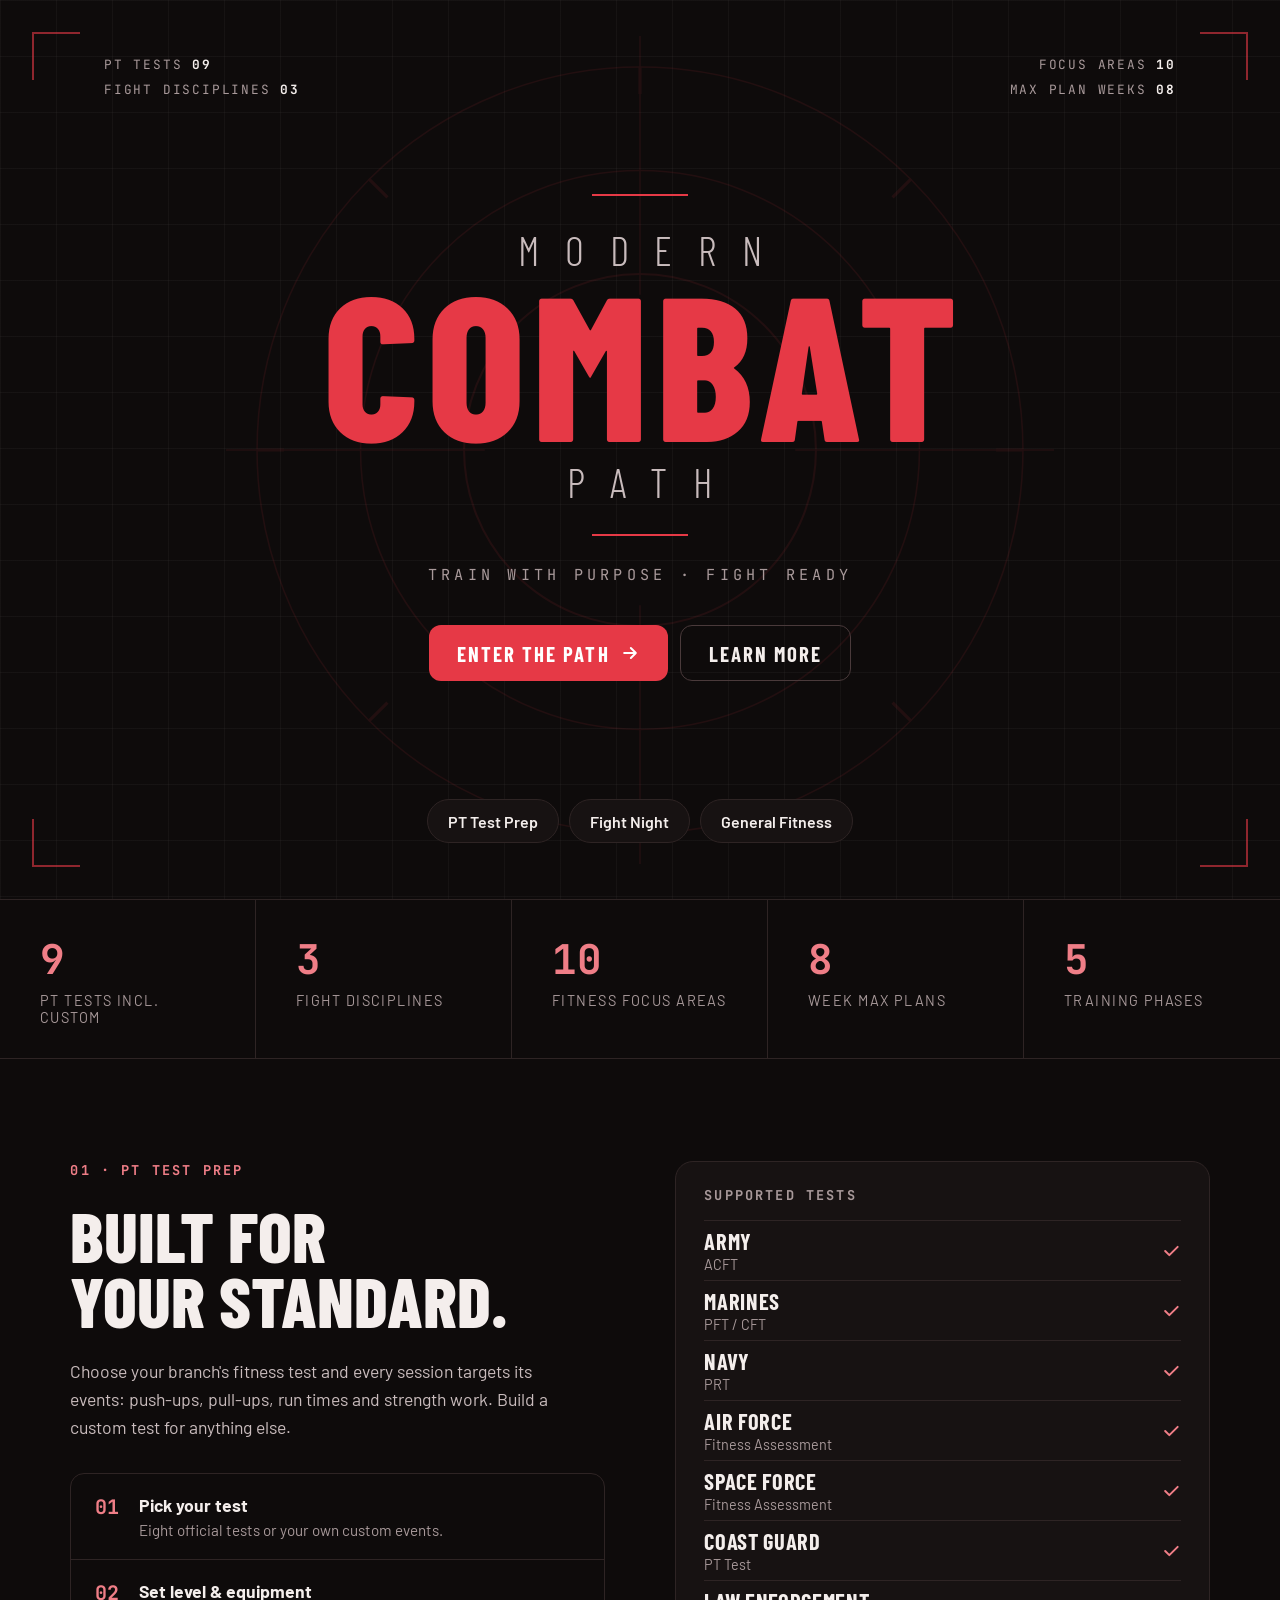
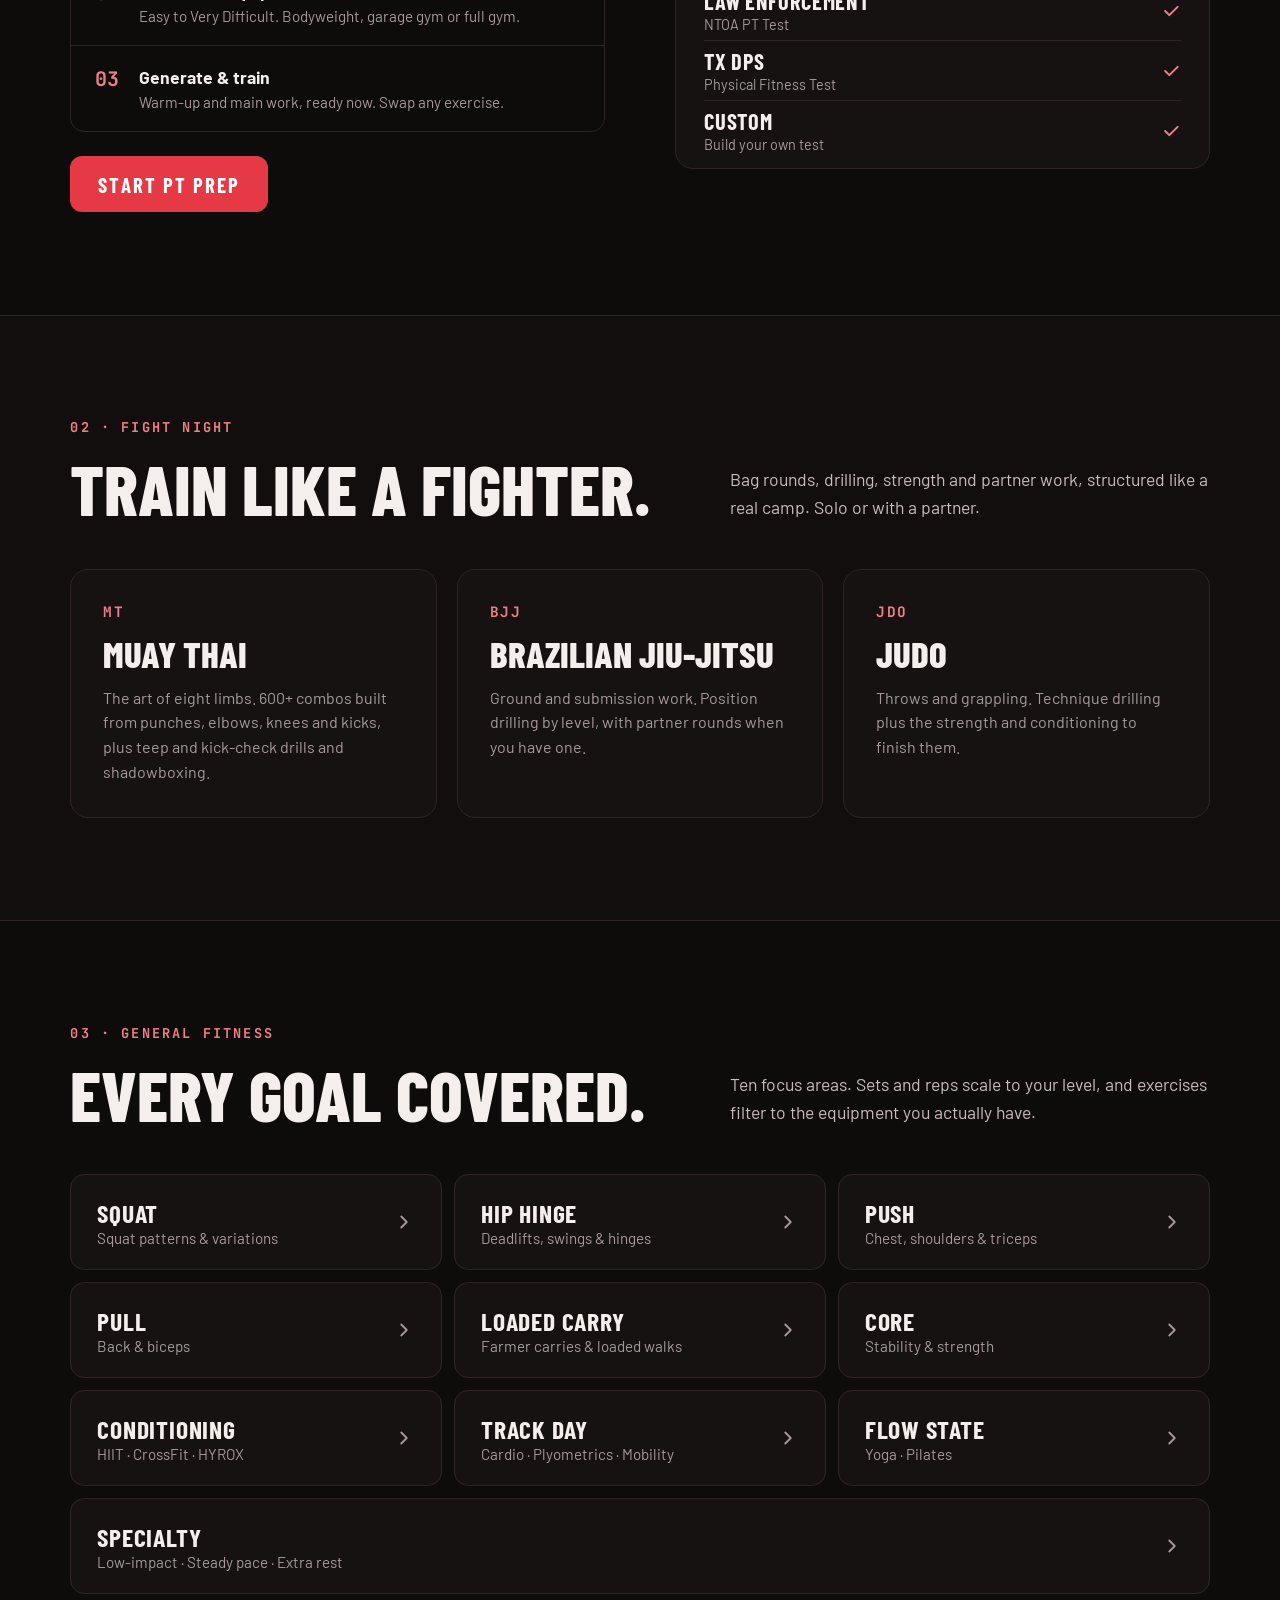
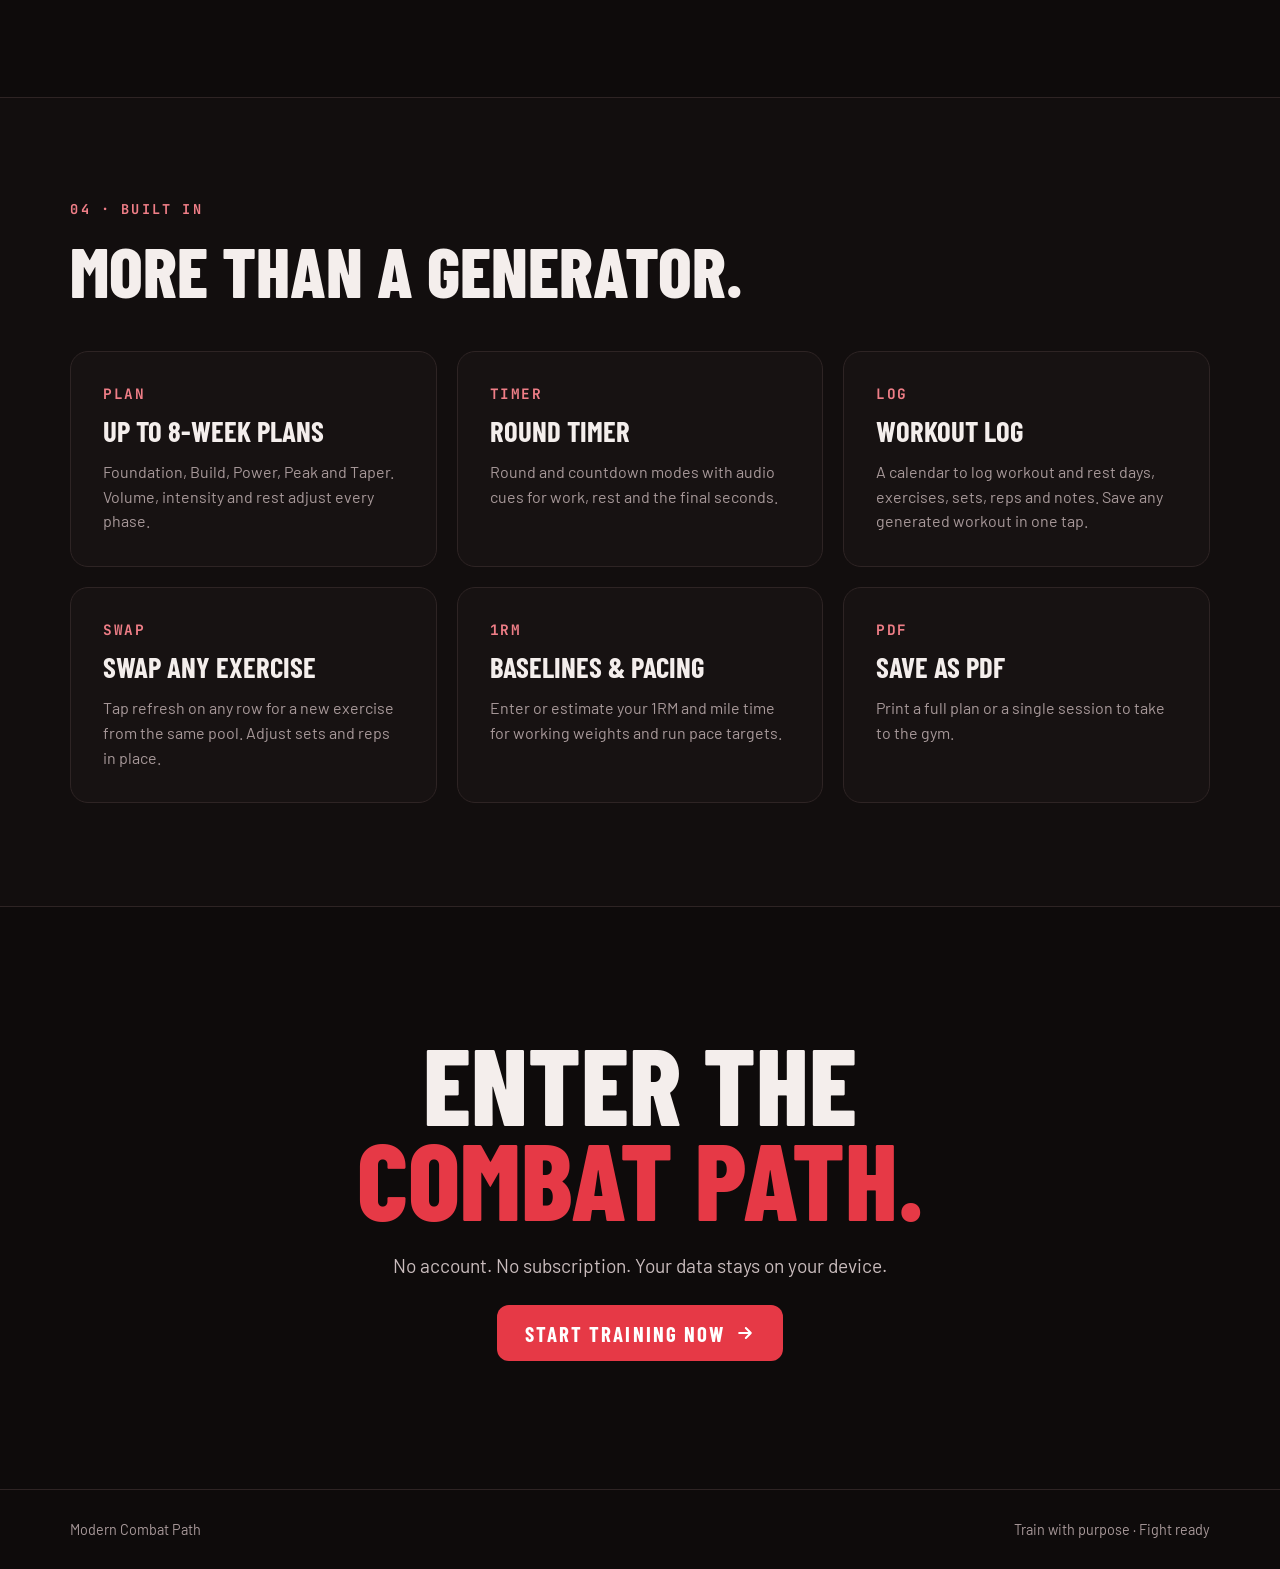
<file: index.html>
<!DOCTYPE html>
<html lang="en">
<head>
  <meta charset="UTF-8"/>
  <meta name="viewport" content="width=device-width, initial-scale=1.0, viewport-fit=cover"/>
  <meta name="theme-color" content="#0E0B0B"/>
  <title>Modern Combat Path — Train with Purpose</title>
  <meta name="description" content="Free workout generator for PT test prep, fight training and general fitness. Single sessions or up-to-8-week plans. No account, no subscription."/>
  <link rel="preconnect" href="https://fonts.googleapis.com"/>
  <link rel="preconnect" href="https://fonts.gstatic.com" crossorigin/>
  <link rel="stylesheet" href="https://fonts.googleapis.com/css2?family=Barlow+Condensed:wght@300;600;700;800&family=Barlow:wght@400;500;600;700&family=JetBrains+Mono:wght@500;700&display=swap"/>
  <style>
    *, *::before, *::after { box-sizing: border-box; margin: 0; padding: 0; }

    :root {
      --bg: #0E0B0B;
      --surface: #171212;
      --surface2: #221A1A;
      --band: #120E0E;
      --border: #2E2424;
      --border2: #4A3A3B;
      --accent: #E63946;
      --accent-text: #EF7E87;
      --on-accent: #FFFFFF;
      --text: #F4EEEC;
      --muted: #A8999A;
      --muted2: #C9BCBD;
      --display: 'Barlow Condensed', 'Arial Narrow', sans-serif;
      --body: 'Barlow', 'Segoe UI', system-ui, sans-serif;
      --mono: 'JetBrains Mono', 'Courier New', monospace;
      --pad: clamp(20px, 5.5vw, 80px);
    }

    html { scroll-behavior: smooth; }
    body { background: var(--bg); color: var(--text); font-family: var(--body); overflow-x: hidden; }
    a { color: inherit; text-decoration: none; }
    :focus-visible { outline: 2px solid var(--accent-text); outline-offset: 3px; }

    .grid-bg {
      background-image:
        linear-gradient(rgba(244,238,236,0.035) 1px, transparent 1px),
        linear-gradient(90deg, rgba(244,238,236,0.035) 1px, transparent 1px);
      background-size: 56px 56px;
    }

    .eyebrow {
      font-family: var(--mono); font-size: 0.85rem; font-weight: 700;
      letter-spacing: 0.16em; text-transform: uppercase; color: var(--accent-text);
    }

    .btn {
      min-height: 56px; padding: 0 28px; border-radius: 12px;
      display: inline-flex; align-items: center; justify-content: center; gap: 10px;
      font-family: var(--display); font-weight: 700; font-size: 1.3rem;
      letter-spacing: 0.1em; text-transform: uppercase;
      transition: filter 0.15s, border-color 0.15s, transform 0.15s;
    }
    .btn svg { width: 20px; height: 20px; }
    .btn-primary { background: var(--accent); color: var(--on-accent); }
    .btn-primary:hover { filter: brightness(1.08); transform: translateY(-1px); }
    .btn-ghost { border: 1px solid var(--border2); }
    .btn-ghost:hover { border-color: var(--accent); }

    /* ─── STICKY NAV (appears after the title screen) ─── */
    .sticky-nav {
      position: fixed; top: 0; left: 0; right: 0; z-index: 100;
      height: 68px; padding: 0 var(--pad);
      background: rgba(14,11,11,0.92); backdrop-filter: blur(10px);
      border-bottom: 1px solid var(--border);
      display: flex; align-items: center; justify-content: space-between; gap: 16px;
      opacity: 0; pointer-events: none; transform: translateY(-8px);
      transition: opacity 0.3s, transform 0.3s;
    }
    .sticky-nav.visible { opacity: 1; pointer-events: auto; transform: none; }
    .nav-logo { font-family: var(--display); font-weight: 800; font-size: 1.5rem; letter-spacing: 0.06em; text-transform: uppercase; white-space: nowrap; }
    .nav-logo span { color: var(--accent-text); }
    .nav-links { display: flex; align-items: center; gap: 28px; font-weight: 500; }
    .nav-links a:not(.btn) { color: var(--muted2); }
    .nav-links a:not(.btn):hover { color: var(--text); }
    .nav-links .btn { min-height: 44px; padding: 0 20px; font-size: 1.1rem; }
    @media (max-width: 900px) { .nav-links a:not(.btn) { display: none; } }

    /* ─── TITLE SCREEN ─── */
    .title-screen {
      position: relative; min-height: 100vh; min-height: 100svh; overflow: hidden;
      display: flex; flex-direction: column; align-items: center; justify-content: center;
      padding: 96px var(--pad) 120px;
      border-bottom: 1px solid var(--border);
    }
    .reticle {
      position: absolute; top: 50%; left: 50%;
      width: min(92vw, 92vh); height: min(92vw, 92vh);
      margin: calc(min(92vw, 92vh) / -2) 0 0 calc(min(92vw, 92vh) / -2);
      color: var(--accent); opacity: 0.09; pointer-events: none;
      animation: spin 90s linear infinite;
    }
    @keyframes spin { to { transform: rotate(360deg); } }

    .corner { position: absolute; width: 48px; height: 48px; border: 0 solid var(--accent); opacity: 0.6; pointer-events: none; }
    .corner-tl { top: 32px; left: 32px; border-width: 2px 0 0 2px; }
    .corner-tr { top: 32px; right: 32px; border-width: 2px 2px 0 0; }
    .corner-bl { bottom: 32px; left: 32px; border-width: 0 0 2px 2px; }
    .corner-br { bottom: 32px; right: 32px; border-width: 0 2px 2px 0; }

    .hud { position: absolute; top: 56px; display: flex; flex-direction: column; gap: 8px; font-family: var(--mono); font-size: 0.8rem; letter-spacing: 0.14em; text-transform: uppercase; color: var(--muted); }
    .hud b { color: var(--text); font-weight: 700; }
    .hud-l { left: 104px; }
    .hud-r { right: 104px; align-items: flex-end; }
    @media (max-width: 900px) { .hud { display: none; } }

    .title-content { position: relative; display: flex; flex-direction: column; align-items: center; text-align: center; animation: rise 1.1s ease 0.15s both; }
    @keyframes rise { from { opacity: 0; transform: translateY(16px); } to { opacity: 1; transform: none; } }
    .rule { width: 96px; height: 2px; background: var(--accent); }
    .word-thin {
      font-family: var(--display); font-weight: 300; font-size: clamp(1.5rem, 3.4vw, 2.6rem);
      letter-spacing: 0.62em; margin-right: -0.62em; text-transform: uppercase; color: var(--muted2);
    }
    .word-combat {
      font-family: var(--display); font-weight: 800; font-size: clamp(5.5rem, 16vw, 14.5rem);
      line-height: 0.84; letter-spacing: 0.04em; margin-right: -0.04em; text-transform: uppercase; color: var(--accent);
    }
    .title-content .rule:first-child { margin-bottom: 28px; }
    .word-path { margin-top: 10px; }
    .title-content .rule.bottom { margin-top: 28px; }
    .catchphrase { font-family: var(--mono); font-size: clamp(0.72rem, 1.2vw, 0.95rem); letter-spacing: 0.28em; text-transform: uppercase; color: var(--muted); margin-top: 28px; }
    .title-actions { display: flex; flex-wrap: wrap; justify-content: center; gap: 12px; margin-top: 40px; }

    .path-pills { position: absolute; left: 0; right: 0; bottom: 56px; display: flex; justify-content: center; flex-wrap: wrap; gap: 10px; padding: 0 20px; }
    .pill { min-height: 44px; padding: 0 20px; border-radius: 999px; border: 1px solid var(--border); background: var(--surface); display: flex; align-items: center; font-weight: 600; transition: border-color 0.15s; }
    .pill:hover { border-color: var(--accent); }

    @media (max-width: 600px) {
      .corner { width: 32px; height: 32px; }
      .corner-tl, .corner-tr { top: 20px; } .corner-bl, .corner-br { bottom: 20px; }
      .corner-tl, .corner-bl { left: 20px; } .corner-tr, .corner-br { right: 20px; }
      .title-screen { padding-bottom: 48px; }
      .path-pills { display: none; }
      .title-actions { width: 100%; flex-direction: column; }
      .title-actions .btn { width: 100%; }
      .rule { width: 64px; }
    }

    @media (prefers-reduced-motion: reduce) {
      .reticle, .title-content { animation: none; }
      html { scroll-behavior: auto; }
    }

    /* ─── STATS STRIP ─── */
    .stats { display: grid; grid-template-columns: repeat(5, minmax(0, 1fr)); border-bottom: 1px solid var(--border); }
    .stat { padding: 32px 40px; border-right: 1px solid var(--border); display: flex; flex-direction: column; gap: 6px; }
    .stat:last-child { border-right: none; }
    .stat strong { font-family: var(--mono); font-weight: 700; font-size: clamp(2rem, 3.2vw, 2.8rem); color: var(--accent-text); }
    .stat span { font-size: 0.9rem; color: var(--muted); text-transform: uppercase; letter-spacing: 0.1em; }
    @media (max-width: 900px) {
      .stats { grid-template-columns: repeat(2, minmax(0, 1fr)); }
      .stat { padding: 22px 20px; border-bottom: 1px solid var(--border); }
      .stat:nth-child(2n) { border-right: none; }
      .stat:last-child { grid-column: 1 / -1; border-bottom: none; }
    }

    /* ─── SECTIONS ─── */
    section.block { padding: clamp(64px, 8vw, 112px) var(--pad); scroll-margin-top: 68px; }
    section.band { background: var(--band); border-top: 1px solid var(--border); border-bottom: 1px solid var(--border); }
    .section-head { display: flex; justify-content: space-between; align-items: flex-end; gap: 40px; margin-bottom: 48px; flex-wrap: wrap; }
    .section-head > div { display: flex; flex-direction: column; gap: 20px; }
    h2.big { font-family: var(--display); font-weight: 800; font-size: clamp(2.8rem, 5.5vw, 4.5rem); line-height: 0.92; text-transform: uppercase; }
    .lede { font-size: 1.1rem; line-height: 1.6; color: var(--muted2); max-width: 480px; }

    .two-col { display: grid; grid-template-columns: repeat(2, minmax(0, 1fr)); gap: clamp(40px, 5.5vw, 80px); }
    @media (max-width: 900px) { .two-col { grid-template-columns: 1fr; } }
    .two-col > div:first-child { display: flex; flex-direction: column; gap: 24px; }

    .steps { list-style: none; border: 1px solid var(--border); border-radius: 14px; margin-top: 8px; }
    .steps li { display: flex; gap: 20px; padding: 20px 24px; border-bottom: 1px solid var(--border); }
    .steps li:last-child { border-bottom: none; }
    .steps .num { font-family: var(--mono); font-weight: 700; font-size: 1.25rem; color: var(--accent-text); }
    .steps strong { display: block; font-size: 1.1rem; margin-bottom: 4px; }
    .steps span { font-size: 0.95rem; color: var(--muted); }

    .test-list { background: var(--surface); border: 1px solid var(--border); border-radius: 18px; padding: 8px 28px; align-self: start; }
    .test-list .eyebrow { color: var(--muted); display: block; padding: 16px 0; }
    .test-row { display: flex; align-items: center; justify-content: space-between; min-height: 60px; border-top: 1px solid var(--border); }
    .test-row strong { font-family: var(--display); font-weight: 700; font-size: 1.4rem; text-transform: uppercase; letter-spacing: 0.03em; display: block; }
    .test-row span { font-size: 0.9rem; color: var(--muted); }
    .test-row svg { width: 20px; height: 20px; color: var(--accent-text); flex-shrink: 0; }

    .cards { display: grid; grid-template-columns: repeat(3, minmax(0, 1fr)); gap: 20px; }
    @media (max-width: 900px) { .cards { grid-template-columns: 1fr; } }
    .card { background: var(--surface); border: 1px solid var(--border); border-radius: 18px; padding: 32px; display: flex; flex-direction: column; gap: 14px; transition: border-color 0.2s; }
    a.card:hover { border-color: var(--accent); }
    .card .tag { font-family: var(--mono); font-weight: 700; font-size: 0.9rem; letter-spacing: 0.1em; color: var(--accent-text); }
    .card h3 { font-family: var(--display); font-weight: 800; font-size: 2.3rem; text-transform: uppercase; line-height: 1; }
    .card.small h3 { font-size: 1.8rem; font-weight: 700; }
    .card p { font-size: 1rem; line-height: 1.55; color: var(--muted); }

    .focus-grid { display: grid; grid-template-columns: repeat(3, minmax(0, 1fr)); gap: 12px; }
    @media (max-width: 900px) { .focus-grid { grid-template-columns: 1fr; } }
    .focus { display: flex; align-items: center; justify-content: space-between; gap: 12px; padding: 22px 26px; background: var(--surface); border: 1px solid var(--border); border-radius: 14px; transition: border-color 0.2s; }
    .focus:hover { border-color: var(--accent); }
    .focus-wide { grid-column: 1 / -1; }
    .focus strong { font-family: var(--display); font-weight: 700; font-size: 1.6rem; text-transform: uppercase; letter-spacing: 0.03em; display: block; }
    .focus span { font-size: 0.95rem; color: var(--muted); }
    .focus svg { width: 22px; height: 22px; color: var(--muted); flex-shrink: 0; }

    /* ─── CTA + FOOTER ─── */
    .cta { padding: clamp(80px, 10vw, 140px) var(--pad); display: flex; flex-direction: column; align-items: center; gap: 28px; text-align: center; }
    .cta h2 { font-family: var(--display); font-weight: 800; font-size: clamp(3.5rem, 8.5vw, 7.5rem); line-height: 0.88; text-transform: uppercase; }
    .cta h2 span { color: var(--accent); }
    .cta p { font-size: 1.2rem; color: var(--muted2); }

    footer { min-height: 80px; padding: 20px var(--pad); border-top: 1px solid var(--border); display: flex; align-items: center; justify-content: space-between; flex-wrap: wrap; gap: 8px; font-size: 0.9rem; color: var(--muted); }
  </style>
</head>
<body>

<!-- Sticky nav (appears after the title screen) -->
<nav class="sticky-nav" id="stickyNav" aria-label="Main">
  <a class="nav-logo" href="#top">Modern Combat <span>Path</span></a>
  <div class="nav-links">
    <a href="#pt">PT Test Prep</a>
    <a href="#fight">Fight Night</a>
    <a href="#general">General Fitness</a>
    <a href="#features">Features</a>
    <a class="btn btn-primary" href="app.html">Enter the app</a>
  </div>
</nav>

<!-- ─── TITLE SCREEN ─── -->
<header class="title-screen grid-bg" id="top">
  <svg class="reticle" viewBox="0 0 800 800" fill="none" stroke="currentColor" aria-hidden="true">
    <circle cx="400" cy="400" r="370" stroke-width="1.5"/>
    <circle cx="400" cy="400" r="270" stroke-width="1.5"/>
    <circle cx="400" cy="400" r="170" stroke-width="2"/>
    <path d="M0 400h250M550 400h250M400 0v250M400 550v250" stroke-width="1.5"/>
    <path d="M400 30v26M770 400h-26M400 770v-26M30 400h26M662 138l-18 18M662 662l-18-18M138 662l18-18M138 138l18 18" stroke-width="3"/>
  </svg>

  <div class="corner corner-tl"></div>
  <div class="corner corner-tr"></div>
  <div class="corner corner-bl"></div>
  <div class="corner corner-br"></div>

  <div class="hud hud-l" aria-hidden="true">
    <div>PT tests <b>09</b></div>
    <div>Fight disciplines <b>03</b></div>
  </div>
  <div class="hud hud-r" aria-hidden="true">
    <div>Focus areas <b>10</b></div>
    <div>Max plan weeks <b>08</b></div>
  </div>

  <div class="title-content">
    <div class="rule"></div>
    <div class="word-thin">Modern</div>
    <h1 class="word-combat">Combat</h1>
    <div class="word-thin word-path">Path</div>
    <div class="rule bottom"></div>
    <p class="catchphrase">Train with purpose · Fight ready</p>
    <div class="title-actions">
      <a class="btn btn-primary" href="app.html">
        Enter the path
        <svg viewBox="0 0 24 24" fill="none" stroke="currentColor" stroke-width="2.4" stroke-linecap="round" stroke-linejoin="round"><path d="M5 12h14M13 6l6 6-6 6"/></svg>
      </a>
      <a class="btn btn-ghost" href="#pt">Learn more</a>
    </div>
  </div>

  <nav class="path-pills" aria-label="Jump to a path">
    <a class="pill" href="app.html#pt">PT Test Prep</a>
    <a class="pill" href="app.html#fight">Fight Night</a>
    <a class="pill" href="app.html#general">General Fitness</a>
  </nav>
</header>

<main>
  <!-- ─── STATS ─── -->
  <section class="stats" aria-label="At a glance">
    <div class="stat"><strong>9</strong><span>PT tests incl. custom</span></div>
    <div class="stat"><strong>3</strong><span>Fight disciplines</span></div>
    <div class="stat"><strong>10</strong><span>Fitness focus areas</span></div>
    <div class="stat"><strong>8</strong><span>Week max plans</span></div>
    <div class="stat"><strong>5</strong><span>Training phases</span></div>
  </section>

  <!-- ─── PT TEST PREP ─── -->
  <section class="block two-col" id="pt">
    <div>
      <div class="eyebrow">01 · PT Test Prep</div>
      <h2 class="big">Built for<br>your standard.</h2>
      <p class="lede">Choose your branch's fitness test and every session targets its events: push-ups, pull-ups, run times and strength work. Build a custom test for anything else.</p>
      <ol class="steps">
        <li><span class="num">01</span><div><strong>Pick your test</strong><span>Eight official tests or your own custom events.</span></div></li>
        <li><span class="num">02</span><div><strong>Set level &amp; equipment</strong><span>Easy to Very Difficult. Bodyweight, garage gym or full gym.</span></div></li>
        <li><span class="num">03</span><div><strong>Generate &amp; train</strong><span>Warm-up and main work, ready now. Swap any exercise.</span></div></li>
      </ol>
      <div><a class="btn btn-primary" href="app.html#pt">Start PT prep</a></div>
    </div>
    <div class="test-list">
      <span class="eyebrow">Supported tests</span>
      <div class="test-row"><div><strong>Army</strong><span>ACFT</span></div><svg viewBox="0 0 24 24" fill="none" stroke="currentColor" stroke-width="2.4" stroke-linecap="round" stroke-linejoin="round"><path d="M5 12l5 5L20 7"/></svg></div>
      <div class="test-row"><div><strong>Marines</strong><span>PFT / CFT</span></div><svg viewBox="0 0 24 24" fill="none" stroke="currentColor" stroke-width="2.4" stroke-linecap="round" stroke-linejoin="round"><path d="M5 12l5 5L20 7"/></svg></div>
      <div class="test-row"><div><strong>Navy</strong><span>PRT</span></div><svg viewBox="0 0 24 24" fill="none" stroke="currentColor" stroke-width="2.4" stroke-linecap="round" stroke-linejoin="round"><path d="M5 12l5 5L20 7"/></svg></div>
      <div class="test-row"><div><strong>Air Force</strong><span>Fitness Assessment</span></div><svg viewBox="0 0 24 24" fill="none" stroke="currentColor" stroke-width="2.4" stroke-linecap="round" stroke-linejoin="round"><path d="M5 12l5 5L20 7"/></svg></div>
      <div class="test-row"><div><strong>Space Force</strong><span>Fitness Assessment</span></div><svg viewBox="0 0 24 24" fill="none" stroke="currentColor" stroke-width="2.4" stroke-linecap="round" stroke-linejoin="round"><path d="M5 12l5 5L20 7"/></svg></div>
      <div class="test-row"><div><strong>Coast Guard</strong><span>PT Test</span></div><svg viewBox="0 0 24 24" fill="none" stroke="currentColor" stroke-width="2.4" stroke-linecap="round" stroke-linejoin="round"><path d="M5 12l5 5L20 7"/></svg></div>
      <div class="test-row"><div><strong>Law Enforcement</strong><span>NTOA PT Test</span></div><svg viewBox="0 0 24 24" fill="none" stroke="currentColor" stroke-width="2.4" stroke-linecap="round" stroke-linejoin="round"><path d="M5 12l5 5L20 7"/></svg></div>
      <div class="test-row"><div><strong>TX DPS</strong><span>Physical Fitness Test</span></div><svg viewBox="0 0 24 24" fill="none" stroke="currentColor" stroke-width="2.4" stroke-linecap="round" stroke-linejoin="round"><path d="M5 12l5 5L20 7"/></svg></div>
      <div class="test-row"><div><strong>Custom</strong><span>Build your own test</span></div><svg viewBox="0 0 24 24" fill="none" stroke="currentColor" stroke-width="2.4" stroke-linecap="round" stroke-linejoin="round"><path d="M5 12l5 5L20 7"/></svg></div>
    </div>
  </section>

  <!-- ─── FIGHT NIGHT ─── -->
  <section class="block band" id="fight">
    <div class="section-head">
      <div>
        <div class="eyebrow">02 · Fight Night</div>
        <h2 class="big">Train like a fighter.</h2>
      </div>
      <p class="lede">Bag rounds, drilling, strength and partner work, structured like a real camp. Solo or with a partner.</p>
    </div>
    <div class="cards">
      <a class="card" href="app.html#fight">
        <span class="tag">MT</span>
        <h3>Muay Thai</h3>
        <p>The art of eight limbs. 600+ combos built from punches, elbows, knees and kicks, plus teep and kick-check drills and shadowboxing.</p>
      </a>
      <a class="card" href="app.html#fight">
        <span class="tag">BJJ</span>
        <h3>Brazilian Jiu-Jitsu</h3>
        <p>Ground and submission work. Position drilling by level, with partner rounds when you have one.</p>
      </a>
      <a class="card" href="app.html#fight">
        <span class="tag">JDO</span>
        <h3>Judo</h3>
        <p>Throws and grappling. Technique drilling plus the strength and conditioning to finish them.</p>
      </a>
    </div>
  </section>

  <!-- ─── GENERAL FITNESS ─── -->
  <section class="block" id="general">
    <div class="section-head">
      <div>
        <div class="eyebrow">03 · General Fitness</div>
        <h2 class="big">Every goal covered.</h2>
      </div>
      <p class="lede">Ten focus areas. Sets and reps scale to your level, and exercises filter to the equipment you actually have.</p>
    </div>
    <div class="focus-grid">
      <a class="focus" href="app.html#general"><div><strong>Squat</strong><span>Squat patterns &amp; variations</span></div><svg viewBox="0 0 24 24" fill="none" stroke="currentColor" stroke-width="2" stroke-linecap="round" stroke-linejoin="round"><path d="M9 6l6 6-6 6"/></svg></a>
      <a class="focus" href="app.html#general"><div><strong>Hip Hinge</strong><span>Deadlifts, swings &amp; hinges</span></div><svg viewBox="0 0 24 24" fill="none" stroke="currentColor" stroke-width="2" stroke-linecap="round" stroke-linejoin="round"><path d="M9 6l6 6-6 6"/></svg></a>
      <a class="focus" href="app.html#general"><div><strong>Push</strong><span>Chest, shoulders &amp; triceps</span></div><svg viewBox="0 0 24 24" fill="none" stroke="currentColor" stroke-width="2" stroke-linecap="round" stroke-linejoin="round"><path d="M9 6l6 6-6 6"/></svg></a>
      <a class="focus" href="app.html#general"><div><strong>Pull</strong><span>Back &amp; biceps</span></div><svg viewBox="0 0 24 24" fill="none" stroke="currentColor" stroke-width="2" stroke-linecap="round" stroke-linejoin="round"><path d="M9 6l6 6-6 6"/></svg></a>
      <a class="focus" href="app.html#general"><div><strong>Loaded Carry</strong><span>Farmer carries &amp; loaded walks</span></div><svg viewBox="0 0 24 24" fill="none" stroke="currentColor" stroke-width="2" stroke-linecap="round" stroke-linejoin="round"><path d="M9 6l6 6-6 6"/></svg></a>
      <a class="focus" href="app.html#general"><div><strong>Core</strong><span>Stability &amp; strength</span></div><svg viewBox="0 0 24 24" fill="none" stroke="currentColor" stroke-width="2" stroke-linecap="round" stroke-linejoin="round"><path d="M9 6l6 6-6 6"/></svg></a>
      <a class="focus" href="app.html#general"><div><strong>Conditioning</strong><span>HIIT · CrossFit · HYROX</span></div><svg viewBox="0 0 24 24" fill="none" stroke="currentColor" stroke-width="2" stroke-linecap="round" stroke-linejoin="round"><path d="M9 6l6 6-6 6"/></svg></a>
      <a class="focus" href="app.html#general"><div><strong>Track Day</strong><span>Cardio · Plyometrics · Mobility</span></div><svg viewBox="0 0 24 24" fill="none" stroke="currentColor" stroke-width="2" stroke-linecap="round" stroke-linejoin="round"><path d="M9 6l6 6-6 6"/></svg></a>
      <a class="focus" href="app.html#general"><div><strong>Flow State</strong><span>Yoga · Pilates</span></div><svg viewBox="0 0 24 24" fill="none" stroke="currentColor" stroke-width="2" stroke-linecap="round" stroke-linejoin="round"><path d="M9 6l6 6-6 6"/></svg></a>
      <a class="focus focus-wide" href="app.html#general"><div><strong>Specialty</strong><span>Low-impact · Steady pace · Extra rest</span></div><svg viewBox="0 0 24 24" fill="none" stroke="currentColor" stroke-width="2" stroke-linecap="round" stroke-linejoin="round"><path d="M9 6l6 6-6 6"/></svg></a>
    </div>
  </section>

  <!-- ─── FEATURES ─── -->
  <section class="block band" id="features">
    <div class="section-head">
      <div>
        <div class="eyebrow">04 · Built in</div>
        <h2 class="big">More than a generator.</h2>
      </div>
    </div>
    <div class="cards">
      <div class="card small"><span class="tag">PLAN</span><h3>Up to 8-week plans</h3><p>Foundation, Build, Power, Peak and Taper. Volume, intensity and rest adjust every phase.</p></div>
      <div class="card small"><span class="tag">TIMER</span><h3>Round timer</h3><p>Round and countdown modes with audio cues for work, rest and the final seconds.</p></div>
      <div class="card small"><span class="tag">LOG</span><h3>Workout log</h3><p>A calendar to log workout and rest days, exercises, sets, reps and notes. Save any generated workout in one tap.</p></div>
      <div class="card small"><span class="tag">SWAP</span><h3>Swap any exercise</h3><p>Tap refresh on any row for a new exercise from the same pool. Adjust sets and reps in place.</p></div>
      <div class="card small"><span class="tag">1RM</span><h3>Baselines &amp; pacing</h3><p>Enter or estimate your 1RM and mile time for working weights and run pace targets.</p></div>
      <div class="card small"><span class="tag">PDF</span><h3>Save as PDF</h3><p>Print a full plan or a single session to take to the gym.</p></div>
    </div>
  </section>

  <!-- ─── CTA ─── -->
  <section class="cta">
    <h2>Enter the<br><span>combat path.</span></h2>
    <p>No account. No subscription. Your data stays on your device.</p>
    <a class="btn btn-primary" href="app.html">
      Start training now
      <svg viewBox="0 0 24 24" fill="none" stroke="currentColor" stroke-width="2.4" stroke-linecap="round" stroke-linejoin="round"><path d="M5 12h14M13 6l6 6-6 6"/></svg>
    </a>
  </section>
</main>

<footer>
  <span>Modern Combat Path</span>
  <span>Train with purpose · Fight ready</span>
</footer>

<script>
  const titleScreen = document.getElementById('top');
  const nav = document.getElementById('stickyNav');
  const observer = new IntersectionObserver(([e]) => {
    nav.classList.toggle('visible', !e.isIntersecting);
  }, { threshold: 0.1 });
  observer.observe(titleScreen);
</script>

</body>
</html>
</file>
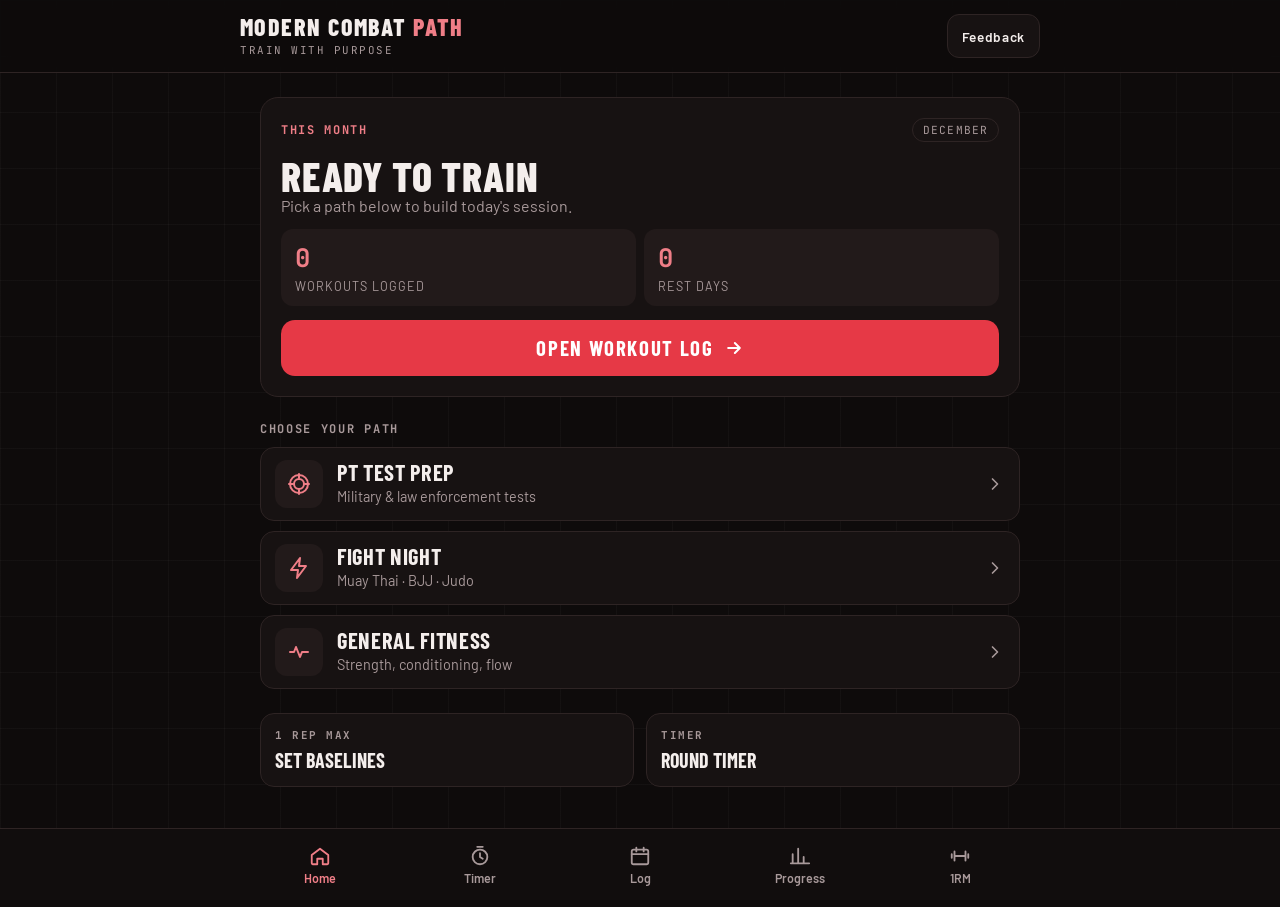
<file: app.html>
<!DOCTYPE html>
<html lang="en">
<head>
  <meta charset="UTF-8" />
  <meta name="viewport" content="width=device-width, initial-scale=1.0, viewport-fit=cover" />
  <meta name="theme-color" content="#0E0B0B" />
  <title>Modern Combat Path</title>
  <link rel="preconnect" href="https://fonts.googleapis.com" />
  <link rel="preconnect" href="https://fonts.gstatic.com" crossorigin />
  <link rel="stylesheet" href="https://fonts.googleapis.com/css2?family=Barlow+Condensed:wght@300;600;700;800&family=Barlow:wght@400;500;600;700&family=JetBrains+Mono:wght@500;700&display=swap" />
  <link rel="stylesheet" href="style.css" />
</head>
<body>

  <header>
    <div class="header-inner">
      <div>
        <h1 class="logo" onclick="window.location.href='index.html'" title="Back to title page">Modern Combat <span>Path</span></h1>
        <p class="tagline">Train with purpose</p>
      </div>
      <div class="header-actions">
        <button class="header-btn" onclick="document.getElementById('feedback-modal').style.display='flex'" title="Feedback" style="font-size:0.85rem;letter-spacing:0.05em;padding:6px 14px;">Feedback</button>
      </div>
    </div>
  </header>

  <!-- HOME -->
  <div id="screen-home" class="screen active">
    <!-- Active plan card (filled by features.js; replaces the month card while a plan is running) -->
    <section class="home-hero home-plan" id="home-plan-card" aria-label="Active plan" style="display:none"></section>

    <section class="home-hero" id="home-hero" aria-label="This month">
      <div class="home-hero-top">
        <span class="eyebrow">This month</span>
        <span class="home-hero-pill" id="home-month-label"></span>
      </div>
      <div>
        <div class="home-hero-title">Ready to train</div>
        <div class="home-hero-sub">Pick a path below to build today's session.</div>
      </div>
      <div class="home-hero-stats">
        <div class="home-stat"><strong id="home-stat-workouts">0</strong><span>Workouts logged</span></div>
        <div class="home-stat"><strong id="home-stat-rest">0</strong><span>Rest days</span></div>
      </div>
      <button class="generate-btn block" onclick="showTracker()">
        Open workout log
        <svg width="20" height="20" viewBox="0 0 24 24" fill="none" stroke="currentColor" stroke-width="2.4" stroke-linecap="round" stroke-linejoin="round"><path d="M5 12h14M13 6l6 6-6 6"/></svg>
      </button>
    </section>

    <h2 class="eyebrow section-label">Choose your path</h2>
    <div class="path-list">
      <button class="path-card" onclick="showScreen('pt-select')">
        <span class="path-icon"><svg viewBox="0 0 24 24" fill="none" stroke="currentColor" stroke-width="2" stroke-linecap="round" stroke-linejoin="round"><circle cx="12" cy="12" r="9"/><circle cx="12" cy="12" r="5"/><path d="M12 2v4M12 18v4M2 12h4M18 12h4"/></svg></span>
        <span class="path-text"><h3>PT Test Prep</h3><p>Military &amp; law enforcement tests</p></span>
        <svg class="path-chevron" width="20" height="20" viewBox="0 0 24 24" fill="none" stroke="currentColor" stroke-width="2" stroke-linecap="round" stroke-linejoin="round"><path d="M9 6l6 6-6 6"/></svg>
      </button>
      <button class="path-card" onclick="showScreen('fight-select')">
        <span class="path-icon"><svg viewBox="0 0 24 24" fill="none" stroke="currentColor" stroke-width="2" stroke-linecap="round" stroke-linejoin="round"><path d="M13 2L4 14h7l-1 8 9-12h-7l1-8z"/></svg></span>
        <span class="path-text"><h3>Fight Night</h3><p>Muay Thai · BJJ · Judo</p></span>
        <svg class="path-chevron" width="20" height="20" viewBox="0 0 24 24" fill="none" stroke="currentColor" stroke-width="2" stroke-linecap="round" stroke-linejoin="round"><path d="M9 6l6 6-6 6"/></svg>
      </button>
      <button class="path-card" onclick="showScreen('general-select')">
        <span class="path-icon"><svg viewBox="0 0 24 24" fill="none" stroke="currentColor" stroke-width="2" stroke-linecap="round" stroke-linejoin="round"><path d="M3 12h4l2-5 4 10 2-5h6"/></svg></span>
        <span class="path-text"><h3>General Fitness</h3><p>Strength, conditioning, flow</p></span>
        <svg class="path-chevron" width="20" height="20" viewBox="0 0 24 24" fill="none" stroke="currentColor" stroke-width="2" stroke-linecap="round" stroke-linejoin="round"><path d="M9 6l6 6-6 6"/></svg>
      </button>
    </div>

    <div class="card-grid">
      <button class="tool-card" onclick="render1RMScreen(); showScreen('1rm')">
        <span class="eyebrow">1 Rep Max</span>
        <strong>Set baselines</strong>
      </button>
      <button class="tool-card" onclick="openTimer()">
        <span class="eyebrow">Timer</span>
        <strong>Round timer</strong>
      </button>
    </div>
  </div>

  <!-- PT TEST SELECTION -->
  <div id="screen-pt-select" class="screen">
    <div class="screen-header">
      <button class="back-btn" onclick="showScreen('home')">← Back</button>
      <h2>Select Your PT Test</h2>
    </div>
    <div class="option-grid">
      <div class="option-card" onclick="selectTest('army-acft')"><strong>Army</strong><span>ACFT</span></div>
      <div class="option-card" onclick="selectTest('marine-pft')"><strong>Marines</strong><span>PFT / CFT</span></div>
      <div class="option-card" onclick="selectTest('navy-prt')"><strong>Navy</strong><span>PRT</span></div>
      <div class="option-card" onclick="selectTest('airforce-fa')"><strong>Air Force</strong><span>Fitness Assessment</span></div>
      <div class="option-card" onclick="selectTest('ntoa-pt')"><strong>Law Enforcement</strong><span>NTOA PT Test</span></div>
      <div class="option-card" onclick="selectTest('txdps-pt')"><strong>TX DPS</strong><span>Physical Fitness Test</span></div>
      <div class="option-card" onclick="selectTest('spacforce-fa')"><strong>Space Force</strong><span>Fitness Assessment</span></div>
      <div class="option-card" onclick="selectTest('coastguard-pt')"><strong>Coast Guard</strong><span>PT Test</span></div>
      <div class="option-card highlight" onclick="showScreen('custom-test')"><strong>Custom</strong><span>Build Your Own Test</span></div>
    </div>
  </div>

  <!-- FIGHT NIGHT SELECTION -->
  <div id="screen-fight-select" class="screen">
    <div class="screen-header">
      <button class="back-btn" onclick="showScreen('home')">← Back</button>
      <h2>Select Your Discipline</h2>
    </div>
    <div class="option-grid">
      <div class="option-card" onclick="selectFight('muay-thai')"><strong>Muay Thai</strong><span>8 limbs</span></div>
      <div class="option-card" onclick="selectFight('bjj')"><strong>BJJ</strong><span>Ground &amp; submission</span></div>
      <div class="option-card" onclick="selectFight('judo')"><strong>Judo</strong><span>Throws &amp; grappling</span></div>
    </div>
  </div>

  <!-- GENERAL FITNESS SELECTION -->
  <div id="screen-general-select" class="screen">
    <div class="screen-header">
      <button class="back-btn" onclick="showScreen('home')">← Back</button>
      <h2>Select Your Focus</h2>
    </div>
    <div class="option-grid">
      <div class="option-card" onclick="selectGeneral('squat')"><strong>Squat</strong><span>Squat patterns &amp; variations</span></div>
      <div class="option-card" onclick="selectGeneral('hinge')"><strong>Hip Hinge</strong><span>Deadlifts, swings &amp; hinges</span></div>
      <div class="option-card" onclick="selectGeneral('push')"><strong>Push</strong><span>Chest, shoulders &amp; triceps</span></div>
      <div class="option-card" onclick="selectGeneral('pull')"><strong>Pull</strong><span>Back &amp; biceps</span></div>
      <div class="option-card" onclick="selectGeneral('carry')"><strong>Loaded Carry</strong><span>Farmer carries &amp; loaded walks</span></div>
      <div class="option-card" onclick="selectGeneral('core')"><strong>Core</strong><span>Stability &amp; strength</span></div>
      <div class="option-card" onclick="selectGeneral('conditioning')"><strong>Conditioning</strong><span>HIIT · CrossFit · HYROX</span></div>
      <div class="option-card" onclick="selectGeneral('track-day')"><strong>Track Day</strong><span>Cardio · Plyometrics · Mobility</span></div>
      <div class="option-card" onclick="selectGeneral('flow-state')"><strong>Flow State</strong><span>Yoga · Pilates</span></div>
      <div class="option-card" onclick="selectGeneral('specialty')"><strong>Specialty</strong><span>Low-impact · Steady pace · Extra rest</span></div>
    </div>
  </div>

  <!-- PLAN OPTIONS (single workout vs plan) -->
  <div id="screen-plan-options" class="screen">
    <div class="screen-header">
      <button class="back-btn" id="plan-options-back">← Back</button>
      <h2 id="plan-options-title">What would you like?</h2>
    </div>
    <div id="scores-card" style="display:none; margin-bottom:16px;">
      <button class="action-btn" onclick="toggleScoresPanel()">View score standards</button>
      <div id="pt-scores-panel" style="display:none; margin-top:12px;"></div>
    </div>
    <div class="card-grid">
      <button class="path-card" onclick="goToSingleWorkout()">
        <span class="card-icon"><svg viewBox="0 0 24 24" fill="none" stroke="currentColor" stroke-width="2" stroke-linecap="round" stroke-linejoin="round"><path d="M13 2L4 14h7l-1 8 9-12h-7l1-8z"/></svg></span>
        <h2>Single Workout</h2>
        <p>Generate one session for today</p>
      </button>
      <button class="path-card" onclick="goToPlanBuilder()">
        <span class="card-icon"><svg viewBox="0 0 24 24" fill="none" stroke="currentColor" stroke-width="2" stroke-linecap="round" stroke-linejoin="round"><rect x="3" y="5" width="18" height="16" rx="2"/><path d="M3 10h18M8 3v4M16 3v4"/></svg></span>
        <h2>Training Plan</h2>
        <p>Build a progressive plan up to 8 weeks</p>
      </button>
    </div>
  </div>

  <!-- SINGLE WORKOUT CUSTOMISE -->
  <div id="screen-customize" class="screen">
    <div class="screen-header">
      <button class="back-btn" onclick="showScreen('plan-options')">← Back</button>
      <h2 id="customize-title">Customize Your Workout</h2>
    </div>
    <form id="customize-form" class="customize-form">
      <div class="form-group">
        <label>Fitness Level</label>
        <div class="btn-group">
          <button type="button" class="toggle-btn active" data-group="level" data-value="easy">Easy</button>
          <button type="button" class="toggle-btn" data-group="level" data-value="average">Average</button>
          <button type="button" class="toggle-btn" data-group="level" data-value="difficult">Difficult</button>
          <button type="button" class="toggle-btn" data-group="level" data-value="very-difficult">Very Difficult</button>
        </div>
      </div>
      <div class="form-group">
        <label>Equipment</label>
        <div class="btn-group">
          <button type="button" class="toggle-btn active" data-group="equip" data-value="bodyweight">Bodyweight</button>
          <button type="button" class="toggle-btn" data-group="equip" data-value="garage">Garage Gym</button>
          <button type="button" class="toggle-btn" data-group="equip" data-value="full">Full Gym</button>
        </div>
        <div id="single-garage-info" style="display:none; margin-top:8px; font-size:0.9rem; color:var(--muted);">
          <span id="single-garage-summary">No equipment selected</span>
          <button type="button" onclick="openGarageModal('single')" style="background:none; border:none; color:var(--accent-text); font-size:0.9rem; margin-left:8px; text-decoration:underline; min-height:44px;">Edit Equipment</button>
        </div>
      </div>
      <div class="form-group" id="single-partner-wrap" style="display:none;">
        <label>Training Partner?</label>
        <div class="btn-group">
          <button type="button" class="toggle-btn active" data-group="partner" data-value="no">Solo</button>
          <button type="button" class="toggle-btn" data-group="partner" data-value="yes">With Partner</button>
        </div>
      </div>
      <div class="form-group" id="single-bags-wrap" style="display:none;">
        <label>Bags &amp; Pads?</label>
        <div class="btn-group">
          <button type="button" class="toggle-btn active" data-group="hasBags" data-value="no">No Bags</button>
          <button type="button" class="toggle-btn" data-group="hasBags" data-value="yes">Bags &amp; Pads</button>
        </div>
      </div>
      <button type="button" class="generate-btn" onclick="generateSingleWorkout()">Generate Workout →</button>
    </form>
  </div>

  <!-- SINGLE WORKOUT OUTPUT -->
  <div id="screen-workout" class="screen">
    <div class="screen-header no-print">
      <button class="back-btn" onclick="showScreen('customize')">← Customize</button>
      <h2 id="workout-title">Your Workout</h2>
    </div>
    <div id="workout-output"></div>
    <div class="workout-actions no-print">
      <button class="generate-btn block" onclick="startGuidedFromWorkout()">
        <svg width="20" height="20" viewBox="0 0 24 24" fill="currentColor"><path d="M7 4l13 8-13 8z"/></svg>
        Start guided session
      </button>
      <button class="action-btn" onclick="openTimer()">Round timer</button>
      <button class="action-btn" onclick="generateSingleWorkout()">↺ New Workout</button>
      <button class="action-btn" onclick="window.print()">Save as PDF</button>
      <button class="action-btn" id="add-to-log-btn" onclick="addWorkoutToLog()">Add to Workout Log</button>
    </div>
  </div>

  <!-- PLAN BUILDER -->
  <div id="screen-plan-builder" class="screen">
    <div class="screen-header">
      <button class="back-btn" onclick="showScreen('plan-options')">← Back</button>
      <h2 id="plan-builder-title">Build Your Plan</h2>
    </div>
    <form class="customize-form">
      <div class="form-group">
        <label>Number of Weeks</label>
        <div class="btn-group">
          <button type="button" class="toggle-btn" data-group="planWeeks" data-value="1">1</button>
          <button type="button" class="toggle-btn" data-group="planWeeks" data-value="2">2</button>
          <button type="button" class="toggle-btn" data-group="planWeeks" data-value="3">3</button>
          <button type="button" class="toggle-btn active" data-group="planWeeks" data-value="4">4</button>
          <button type="button" class="toggle-btn" data-group="planWeeks" data-value="5">5</button>
          <button type="button" class="toggle-btn" data-group="planWeeks" data-value="6">6</button>
          <button type="button" class="toggle-btn" data-group="planWeeks" data-value="7">7</button>
          <button type="button" class="toggle-btn" data-group="planWeeks" data-value="8">8</button>
        </div>
      </div>
      <div class="form-group">
        <label>Training Days Per Week</label>
        <div class="btn-group">
          <button type="button" class="toggle-btn active" data-group="planDays" data-value="3">3 days</button>
          <button type="button" class="toggle-btn" data-group="planDays" data-value="4">4 days</button>
          <button type="button" class="toggle-btn" data-group="planDays" data-value="5">5 days</button>
          <button type="button" class="toggle-btn" data-group="planDays" data-value="6">6 days</button>
        </div>
      </div>
      <div class="form-group">
        <label>Fitness Level</label>
        <div class="btn-group">
          <button type="button" class="toggle-btn active" data-group="planLevel" data-value="easy">Easy</button>
          <button type="button" class="toggle-btn" data-group="planLevel" data-value="average">Average</button>
          <button type="button" class="toggle-btn" data-group="planLevel" data-value="difficult">Difficult</button>
          <button type="button" class="toggle-btn" data-group="planLevel" data-value="very-difficult">Very Difficult</button>
        </div>
      </div>
      <div class="form-group">
        <label>Equipment</label>
        <div class="btn-group">
          <button type="button" class="toggle-btn active" data-group="planEquip" data-value="bodyweight">Bodyweight</button>
          <button type="button" class="toggle-btn" data-group="planEquip" data-value="garage">Garage Gym</button>
          <button type="button" class="toggle-btn" data-group="planEquip" data-value="full">Full Gym</button>
        </div>
        <div id="plan-garage-info" style="display:none; margin-top:8px; font-size:0.9rem; color:var(--muted);">
          <span id="plan-garage-summary">No equipment selected</span>
          <button type="button" onclick="openGarageModal('plan')" style="background:none; border:none; color:var(--accent-text); font-size:0.9rem; margin-left:8px; text-decoration:underline; min-height:44px;">Edit Equipment</button>
        </div>
      </div>
      <div class="form-group" id="plan-partner-wrap" style="display:none;">
        <label>Training Partner?</label>
        <div class="btn-group">
          <button type="button" class="toggle-btn active" data-group="planPartner" data-value="no">Solo</button>
          <button type="button" class="toggle-btn" data-group="planPartner" data-value="yes">With Partner</button>
        </div>
      </div>
      <div class="form-group" id="plan-bags-wrap" style="display:none;">
        <label>Bags &amp; Pads?</label>
        <div class="btn-group">
          <button type="button" class="toggle-btn active" data-group="planHasBags" data-value="no">No Bags</button>
          <button type="button" class="toggle-btn" data-group="planHasBags" data-value="yes">Bags &amp; Pads</button>
        </div>
      </div>
      <button type="button" class="generate-btn" onclick="buildPlan()">Generate My Plan →</button>
    </form>
  </div>

  <!-- PLAN OUTPUT -->
  <div id="screen-plan-output" class="screen">
    <div class="screen-header no-print">
      <button class="back-btn" onclick="showScreen('plan-builder')">← Back</button>
      <h2 id="plan-output-title">Your Training Plan</h2>
    </div>
    <div class="workout-actions no-print" style="margin:0 0 20px">
      <button class="generate-btn" id="plan-start-btn" onclick="startActivePlan()">Start this plan</button>
      <button class="action-btn" onclick="buildPlan()">↺ Regenerate</button>
      <button class="action-btn" onclick="printPlan()">Save as PDF</button>
    </div>
    <div id="plan-output"></div>
  </div>

  <!-- CUSTOM TEST BUILDER -->
  <div id="screen-custom-test" class="screen">
    <div class="screen-header">
      <button class="back-btn" onclick="showScreen('pt-select')">← Back</button>
      <h2>Build Your PT Test</h2>
    </div>
    <div class="custom-test-builder">
      <p class="helper-text">Add the events in your test. Each event will be included in your training program.</p>
      <div id="custom-events-list" style="display:flex; flex-direction:column; gap:8px;"></div>
      <div class="add-event-row">
        <input type="text" id="event-name-input" placeholder="Event name (e.g. Push-ups, 2-mile run)" aria-label="Event name" />
        <input type="text" id="event-goal-input" placeholder="Goal / standard (e.g. 60 reps, sub 16:00)" aria-label="Goal or standard" />
        <button type="button" class="add-event-btn" onclick="addCustomEvent()">+ Add</button>
      </div>
      <div class="form-group" style="margin-top:24px">
        <label for="custom-test-name">Test Name</label>
        <input type="text" id="custom-test-name" placeholder="My PT Test" class="text-input" />
      </div>
      <div style="display:flex;gap:12px;margin-top:16px;flex-wrap:wrap">
        <button type="button" class="generate-btn" onclick="saveAndTrainCustomTest()">Save &amp; Continue →</button>
        <button type="button" class="action-btn" onclick="loadSavedTests()">Load Saved Test</button>
      </div>
      <div id="saved-tests-panel" style="display:none;margin-top:24px">
        <h3 class="eyebrow" style="margin-bottom:10px">Saved Tests</h3>
        <div id="saved-tests-list"></div>
      </div>
    </div>
  </div>

  <!-- ── 1RM ASSESSMENT ── -->
  <div id="screen-1rm" class="screen">
    <div class="screen-header">
      <h2>Baseline Assessment</h2>
      <p class="screen-sub">These numbers personalise your workouts. You can update them anytime.</p>
    </div>
    <div class="orm-grid" id="orm-grid">
      <!-- rendered by 1rm.js -->
    </div>
    <div id="orm-save-btns" style="margin-top:28px; display:flex; gap:12px; flex-wrap:wrap;">
      <button class="generate-btn" onclick="saveAndContinue1RM()">Save &amp; Continue →</button>
    </div>
    <div id="orm-pct-section" style="display:none; margin-top:8px;"></div>
  </div>

  <!-- ── WORKOUT TRACKER ── -->
  <div id="screen-tracker" class="screen">
    <div class="screen-header">
      <button class="back-btn" onclick="showScreen('home')">← Back</button>
      <h2>Workout Log</h2>
    </div>
    <div class="tracker-header">
      <button class="cal-nav" onclick="trackerPrevMonth()" aria-label="Previous month">‹</button>
      <span id="tracker-month-label" class="cal-month-label"></span>
      <button class="cal-nav" onclick="trackerNextMonth()" aria-label="Next month">›</button>
    </div>
    <div class="cal-day-names">
      <span>Mon</span><span>Tue</span><span>Wed</span><span>Thu</span><span>Fri</span><span>Sat</span><span>Sun</span>
    </div>
    <div id="tracker-calendar" class="cal-grid"></div>
    <div id="tracker-day-detail" class="day-detail" style="display:none"></div>
  </div>

  <!-- ── GUIDED SESSION (rendered by features.js) ── -->
  <div id="screen-session" class="screen">
    <div id="session-root"></div>
  </div>

  <!-- ── WORKOUT COMPLETE (rendered by features.js) ── -->
  <div id="screen-complete" class="screen">
    <div id="complete-root"></div>
  </div>

  <!-- ── PROGRESS DASHBOARD (rendered by features.js) ── -->
  <div id="screen-progress" class="screen">
    <div class="screen-header">
      <button class="back-btn" onclick="showScreen('home')">← Back</button>
      <h2>Progress</h2>
    </div>
    <div id="progress-root"></div>
  </div>

  <!-- ── TIMER (full screen) ── -->
  <div id="screen-timer" class="screen">
    <div class="screen-header">
      <button class="back-btn" onclick="closeTimer()">← Back</button>
      <h2>Timer</h2>
    </div>

    <div class="timer-tabs" role="group" aria-label="Timer mode">
      <button class="timer-tab active" onclick="switchTimerMode('round')" id="tab-round">Round Timer</button>
      <button class="timer-tab" onclick="switchTimerMode('countdown')" id="tab-countdown">Countdown</button>
    </div>

    <div class="timer-dots" id="timer-dots" aria-hidden="true"></div>

    <div class="timer-ring-wrap" id="timer-ring-wrap">
      <svg viewBox="0 0 320 320" aria-hidden="true">
        <circle class="timer-ring-track" cx="160" cy="160" r="140"/>
        <circle class="timer-ring-progress" id="timer-ring" cx="160" cy="160" r="140" stroke-dasharray="879.6" stroke-dashoffset="0" transform="rotate(-90 160 160)"/>
      </svg>
      <div class="timer-display" aria-live="polite">
        <div class="timer-phase phase-idle" id="timer-phase">READY</div>
        <div class="timer-clock" id="timer-clock">3:00</div>
        <div class="timer-round-info" id="timer-round-info"></div>
      </div>
    </div>

    <div class="timer-controls">
      <button class="timer-ctrl-btn" onclick="resetTimer()" aria-label="Reset">
        <svg viewBox="0 0 24 24" fill="none" stroke="currentColor" stroke-width="2" stroke-linecap="round" stroke-linejoin="round"><path d="M3 12a9 9 0 1 0 3-6.7L3 8M3 3v5h5"/></svg>
      </button>
      <button class="timer-ctrl-btn primary" id="timer-play" onclick="toggleTimerRun()" aria-label="Start">
        <svg id="timer-play-icon" viewBox="0 0 24 24" fill="currentColor"><path d="M8 4l13 8-13 8z"/></svg>
      </button>
      <button class="timer-ctrl-btn" onclick="skipTimerPhase()" aria-label="Skip to next phase">
        <svg viewBox="0 0 24 24" fill="none" stroke="currentColor" stroke-width="2" stroke-linecap="round" stroke-linejoin="round"><path d="M5 4l10 8-10 8zM19 5v14"/></svg>
      </button>
    </div>

    <!-- Round Timer settings -->
    <div id="timer-mode-round">
      <div class="timer-config">
        <div class="timer-config-row">
          <label>Rounds<small>per session</small></label>
          <div class="num-adj">
            <button onclick="adjTimer('rounds',-1)" aria-label="Fewer rounds">−</button>
            <span id="cfg-rounds">5</span>
            <button onclick="adjTimer('rounds',1)" aria-label="More rounds">+</button>
          </div>
        </div>
        <div class="timer-config-row">
          <label>Work<small>minutes per round</small></label>
          <div class="num-adj">
            <button onclick="adjTimer('workMin',-1)" aria-label="Less work time">−</button>
            <span id="cfg-workMin">3</span>
            <button onclick="adjTimer('workMin',1)" aria-label="More work time">+</button>
          </div>
        </div>
        <div class="timer-config-row">
          <label>Rest<small>seconds between rounds</small></label>
          <div class="num-adj">
            <button onclick="adjTimer('restSec',-5)" aria-label="Less rest">−</button>
            <span id="cfg-restSec">60</span>
            <button onclick="adjTimer('restSec',5)" aria-label="More rest">+</button>
          </div>
        </div>
      </div>
    </div>

    <!-- Countdown settings -->
    <div id="timer-mode-countdown" style="display:none">
      <div class="timer-config">
        <div class="timer-config-row">
          <label>Minutes<small>countdown length</small></label>
          <div class="num-adj">
            <button onclick="adjTimer('cdMin',-1)" aria-label="Fewer minutes">−</button>
            <span id="cfg-cdMin">3</span>
            <button onclick="adjTimer('cdMin',1)" aria-label="More minutes">+</button>
          </div>
        </div>
        <div class="timer-config-row">
          <label>Seconds<small>in steps of 5</small></label>
          <div class="num-adj">
            <button onclick="adjTimer('cdSec',-5)" aria-label="Fewer seconds">−</button>
            <span id="cfg-cdSec">0</span>
            <button onclick="adjTimer('cdSec',5)" aria-label="More seconds">+</button>
          </div>
        </div>
      </div>
    </div>
  </div>

  <!-- ── TIMER SHORTCUT (floating, on workout screens) ── -->
  <div id="timer-widget" class="timer-widget no-print" style="display:none">
    <button class="timer-fab" onclick="openTimer()" aria-label="Open timer" title="Timer">
      <svg viewBox="0 0 24 24" fill="none" stroke="currentColor" stroke-width="2" stroke-linecap="round" stroke-linejoin="round"><circle cx="12" cy="13" r="8"/><path d="M12 9v4l3 2M9 2h6"/></svg>
    </button>
  </div>

  <!-- ── BOTTOM NAV ── -->
  <nav class="bottom-nav no-print" aria-label="Main">
    <div class="bottom-nav-inner">
      <button class="nav-item active" data-nav="home" onclick="showScreen('home')">
        <svg viewBox="0 0 24 24" fill="none" stroke="currentColor" stroke-width="2" stroke-linecap="round" stroke-linejoin="round"><path d="M3 11l9-7 9 7v9a1 1 0 0 1-1 1h-5v-6H9v6H4a1 1 0 0 1-1-1z"/></svg>
        Home
      </button>
      <button class="nav-item" data-nav="timer" onclick="openTimer()">
        <svg viewBox="0 0 24 24" fill="none" stroke="currentColor" stroke-width="2" stroke-linecap="round" stroke-linejoin="round"><circle cx="12" cy="13" r="8"/><path d="M12 9v4l3 2M9 2h6"/></svg>
        Timer
      </button>
      <button class="nav-item" data-nav="tracker" onclick="showTracker()">
        <svg viewBox="0 0 24 24" fill="none" stroke="currentColor" stroke-width="2" stroke-linecap="round" stroke-linejoin="round"><rect x="3" y="5" width="18" height="16" rx="2"/><path d="M3 10h18M8 3v4M16 3v4"/></svg>
        Log
      </button>
      <button class="nav-item" data-nav="progress" onclick="showScreen('progress')">
        <svg viewBox="0 0 24 24" fill="none" stroke="currentColor" stroke-width="2" stroke-linecap="round" stroke-linejoin="round"><path d="M4 20V10M10 20V4M16 20v-7M22 20H2"/></svg>
        Progress
      </button>
      <button class="nav-item" data-nav="1rm" onclick="render1RMScreen(); showScreen('1rm')">
        <svg viewBox="0 0 24 24" fill="none" stroke="currentColor" stroke-width="2" stroke-linecap="round" stroke-linejoin="round"><path d="M6 7v10M18 7v10M3 10v4M21 10v4M6 12h12"/></svg>
        1RM
      </button>
    </div>
  </nav>

  <!-- ─── FEEDBACK MODAL ─── -->
  <!-- Timer flash overlay -->
  <style>
    @keyframes timerFlash {
      0%   { opacity: 0; }
      10%  { opacity: 0.85; }
      25%  { opacity: 0; }
      38%  { opacity: 0.85; }
      53%  { opacity: 0; }
      65%  { opacity: 0.85; }
      80%  { opacity: 0; }
      100% { opacity: 0; }
    }
    #timer-flash.flashing {
      animation: timerFlash 3.4s ease-in-out forwards;
    }
  </style>
  <div id="timer-flash" style="display:none;position:fixed;inset:0;z-index:99999;pointer-events:none;background:#00ff66;"></div>

  <div id="feedback-modal" class="modal-backdrop">
    <div class="modal" role="dialog" aria-modal="true" aria-labelledby="feedback-title">
      <div class="modal-head">
        <span class="modal-title" id="feedback-title">Feedback</span>
        <button class="modal-close" onclick="closeFeedback()" aria-label="Close">✕</button>
      </div>
      <div class="modal-body">
        <p style="font-size:1.05rem; font-weight:600; margin-bottom:6px;">Any changes or additions you would like to see?</p>
        <p style="font-size:0.9rem; color:var(--muted); margin-bottom:16px;">Your input shapes the platform.</p>
        <textarea id="feedback-text" placeholder="Type your feedback here..." rows="6" aria-label="Your feedback"></textarea>

        <!-- Status message -->
        <div id="feedback-status" style="display:none; font-family:var(--mono); font-size:0.8rem; letter-spacing:0.08em; text-transform:uppercase; margin-top:12px;"></div>

        <div class="modal-actions">
          <button class="action-btn" onclick="closeFeedback()">Cancel</button>
          <button class="generate-btn" onclick="submitFeedback()">Submit</button>
        </div>
      </div>
    </div>
  </div>

  <script>
    function closeFeedback() {
      document.getElementById('feedback-modal').style.display = 'none';
      document.getElementById('feedback-text').value = '';
      const s = document.getElementById('feedback-status');
      s.style.display = 'none'; s.textContent = '';
    }

    function submitFeedback() {
      const text = document.getElementById('feedback-text').value.trim();
      const status = document.getElementById('feedback-status');
      if (!text) {
        status.style.display = 'block';
        status.style.color = 'var(--accent-text)';
        status.textContent = 'Please enter your feedback before submitting.';
        return;
      }

      status.style.display = 'block';
      status.style.color = 'var(--muted)';
      status.textContent = 'Sending...';

      const formData = new FormData();
      formData.append('entry.373122342', text);

      fetch('https://docs.google.com/forms/u/0/d/e/1FAIpQLSc5c8geXFg2wzVQPeEY4AahkThSOdk_xNQ6sNen_BgWq5zwMQ/formResponse', {
        method: 'POST',
        mode: 'no-cors',
        body: formData
      })
        .then(() => {
          status.style.color = 'var(--done)';
          status.textContent = 'Feedback received. Thank you.';
          document.getElementById('feedback-text').value = '';
          setTimeout(closeFeedback, 2200);
        })
        .catch(() => {
          status.style.color = 'var(--accent-text)';
          status.textContent = 'Submission failed. Please try again.';
        });
    }
  </script>

  <!-- ─── EXERCISE HOW-TO (bottom sheet, filled by features.js) ─── -->
  <div id="howto-modal" class="modal-backdrop sheet-backdrop" style="z-index:10001;">
    <div class="sheet" role="dialog" aria-modal="true" aria-labelledby="howto-title">
      <div class="sheet-handle" aria-hidden="true"></div>
      <div id="howto-body"></div>
    </div>
  </div>

  <!-- ─── GARAGE GYM MODAL ─── -->
  <div id="garage-modal" class="modal-backdrop" style="z-index:10000;">
    <div class="modal" role="dialog" aria-modal="true" aria-labelledby="garage-title" style="max-width:480px;">
      <div class="modal-head">
        <span class="modal-title" id="garage-title">Garage Gym Equipment</span>
        <button class="modal-close" onclick="closeGarageModal()" aria-label="Close">✕</button>
      </div>
      <div class="modal-body">
        <p style="font-size:0.95rem; color:var(--muted); margin-bottom:16px;">Select the equipment you have access to:</p>
        <div class="garage-equip-grid">
          <label class="garage-equip-item"><input type="checkbox" value="db" id="ge-db"> <span>Dumbbells</span></label>
          <label class="garage-equip-item"><input type="checkbox" value="kb" id="ge-kb"> <span>Kettlebells</span></label>
          <label class="garage-equip-item"><input type="checkbox" value="bb" id="ge-bb"> <span>Barbell + Plates</span></label>
          <label class="garage-equip-item"><input type="checkbox" value="rack" id="ge-rack"> <span>Squat Rack</span></label>
          <label class="garage-equip-item"><input type="checkbox" value="pullbar" id="ge-pullbar"> <span>Pull-up Bar</span></label>
          <label class="garage-equip-item"><input type="checkbox" value="band" id="ge-band"> <span>Resistance Bands</span></label>
          <label class="garage-equip-item"><input type="checkbox" value="landmine" id="ge-landmine"> <span>Landmine</span></label>
          <label class="garage-equip-item"><input type="checkbox" value="sandbag" id="ge-sandbag"> <span>Sandbags</span></label>
        </div>
        <div class="modal-actions">
          <button class="action-btn" onclick="closeGarageModal()">Cancel</button>
          <button class="generate-btn" onclick="saveGarageEquip()">Save →</button>
        </div>
      </div>
    </div>
  </div>

  <script src="workouts.js"></script>
  <script src="plan.js"></script>
  <script src="1rm.js"></script>
  <script src="timer.js"></script>
  <script src="tracker.js"></script>
  <script src="app.js"></script>
  <script src="features.js"></script>
</body>
</html>
</file>
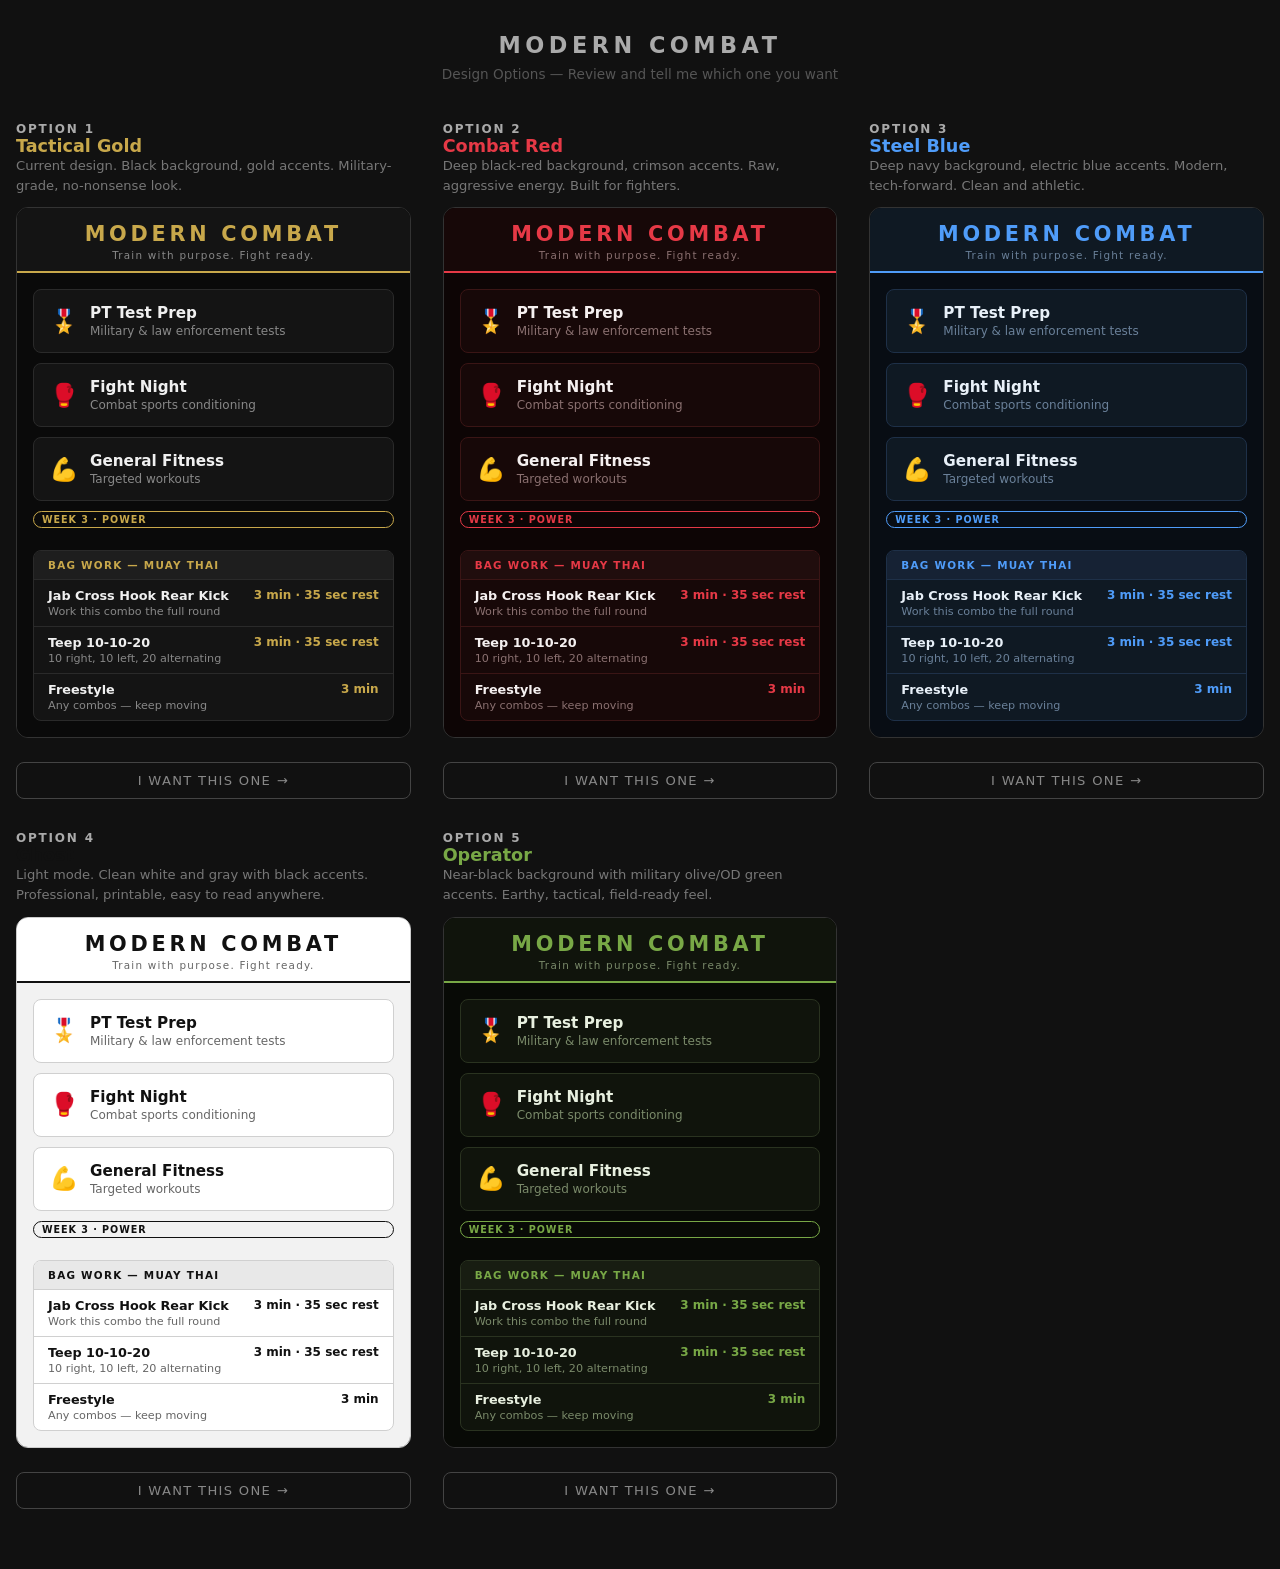
<file: designs.html>
<!DOCTYPE html>
<html lang="en">
<head>
  <meta charset="UTF-8"/>
  <meta name="viewport" content="width=device-width, initial-scale=1.0"/>
  <title>Modern Combat — Design Options</title>
  <style>
    * { box-sizing: border-box; margin: 0; padding: 0; }
    body {
      font-family: 'Segoe UI', system-ui, sans-serif;
      background: #111;
      color: #fff;
      padding: 32px 16px 60px;
    }
    h1 { text-align:center; font-size:1.4rem; letter-spacing:0.2em; color:#aaa; margin-bottom:8px; }
    .subtitle { text-align:center; color:#555; font-size:0.85rem; margin-bottom:40px; }

    .designs-grid {
      display: grid;
      grid-template-columns: repeat(auto-fill, minmax(340px, 1fr));
      gap: 32px;
      max-width: 1400px;
      margin: 0 auto;
    }

    .design-block { display:flex; flex-direction:column; gap:12px; }
    .design-label {
      font-size:0.75rem; letter-spacing:0.15em; text-transform:uppercase;
      color:#aaa; font-weight:700;
    }
    .design-name { font-size:1.1rem; font-weight:800; }
    .design-desc { font-size:0.82rem; color:#777; line-height:1.5; }

    .preview {
      border-radius: 12px;
      overflow: hidden;
      border: 1px solid #333;
    }

    /* ─── OPTION 1: TACTICAL (Current) ─── */
    .tactical {
      --bg: #0a0a0a; --surf: #141414; --surf2: #1e1e1e;
      --border: #2a2a2a; --accent: #c8a84b; --text: #f0f0f0; --muted: #888;
    }
    /* ─── OPTION 2: COMBAT RED ─── */
    .combat-red {
      --bg: #0d0505; --surf: #170808; --surf2: #200d0d;
      --border: #3a1515; --accent: #e63946; --text: #f5f0f0; --muted: #8a7070;
    }
    /* ─── OPTION 3: STEEL BLUE ─── */
    .steel {
      --bg: #080d14; --surf: #0f1923; --surf2: #162234;
      --border: #1e3048; --accent: #4f9cf9; --text: #e8f0f8; --muted: #6a8099;
    }
    /* ─── OPTION 4: GHOST (Light) ─── */
    .ghost {
      --bg: #f2f2f2; --surf: #ffffff; --surf2: #e8e8e8;
      --border: #d0d0d0; --accent: #111111; --text: #111111; --muted: #666666;
    }
    /* ─── OPTION 5: OPERATOR GREEN ─── */
    .operator {
      --bg: #080a06; --surf: #10140c; --surf2: #181d12;
      --border: #2a3320; --accent: #78a846; --text: #e8f0e0; --muted: #7a8a6a;
    }

    .preview-inner {
      background: var(--bg);
      color: var(--text);
    }

    .p-header {
      background: var(--surf);
      border-bottom: 2px solid var(--accent);
      padding: 14px 18px 10px;
      text-align: center;
    }
    .p-logo {
      font-size: 1.3rem; font-weight: 900; letter-spacing: 0.18em;
      color: var(--accent); text-transform: uppercase;
    }
    .p-tagline { font-size: 0.65rem; color: var(--muted); letter-spacing: 0.12em; margin-top:3px; }

    .p-body { padding: 16px; display:flex; flex-direction:column; gap:10px; }

    .p-card {
      background: var(--surf);
      border: 1px solid var(--border);
      border-radius: 8px;
      padding: 14px 16px;
      display:flex; align-items:center; gap:12px;
      cursor:pointer;
      transition: border-color 0.2s;
    }
    .p-card:hover { border-color: var(--accent); }
    .p-card-icon { font-size: 1.4rem; }
    .p-card-title { font-size: 0.95rem; font-weight:700; }
    .p-card-sub { font-size: 0.75rem; color: var(--muted); margin-top:2px; }

    .p-workout {
      background: var(--surf);
      border: 1px solid var(--border);
      border-radius: 8px;
      overflow: hidden;
      margin-top: 4px;
    }
    .p-workout-header {
      background: var(--surf2);
      padding: 8px 14px;
      font-size: 0.65rem; font-weight:700; letter-spacing:0.12em;
      text-transform: uppercase; color: var(--accent);
      border-bottom: 1px solid var(--border);
    }
    .p-workout-row {
      display:flex; justify-content:space-between; align-items:start;
      padding: 8px 14px; border-bottom: 1px solid var(--border);
      font-size: 0.8rem;
    }
    .p-workout-row:last-child { border-bottom: none; }
    .p-workout-name { font-weight:600; }
    .p-workout-note { font-size:0.7rem; color:var(--muted); margin-top:2px; }
    .p-workout-rx { color: var(--accent); font-size:0.75rem; font-weight:700; white-space:nowrap; }

    .p-badge {
      display: inline-block;
      border: 1px solid var(--accent);
      color: var(--accent);
      font-size: 0.6rem; font-weight:700; letter-spacing:0.1em;
      padding: 2px 8px; border-radius:20px; text-transform:uppercase;
      margin-bottom: 8px;
    }

    .choose-btn {
      display: block; width:100%; margin-top:12px;
      background: none; border: 1px solid #444; color: #888;
      padding: 10px; border-radius: 8px; cursor: pointer;
      font-size: 0.82rem; letter-spacing:0.1em; text-transform:uppercase;
      transition: all 0.15s;
      font-family: inherit;
    }
    .choose-btn:hover { border-color: #c8a84b; color: #c8a84b; }
  </style>
</head>
<body>
  <h1>MODERN COMBAT</h1>
  <p class="subtitle">Design Options — Review and tell me which one you want</p>

  <div class="designs-grid">

    <!-- OPTION 1: TACTICAL GOLD -->
    <div class="design-block">
      <div>
        <div class="design-label">Option 1</div>
        <div class="design-name" style="color:#c8a84b">Tactical Gold</div>
        <div class="design-desc">Current design. Black background, gold accents. Military-grade, no-nonsense look.</div>
      </div>
      <div class="preview tactical">
        <div class="preview-inner">
          <div class="p-header">
            <div class="p-logo">Modern Combat</div>
            <div class="p-tagline">Train with purpose. Fight ready.</div>
          </div>
          <div class="p-body">
            <div class="p-card"><div class="p-card-icon">🎖️</div><div><div class="p-card-title">PT Test Prep</div><div class="p-card-sub">Military & law enforcement tests</div></div></div>
            <div class="p-card"><div class="p-card-icon">🥊</div><div><div class="p-card-title">Fight Night</div><div class="p-card-sub">Combat sports conditioning</div></div></div>
            <div class="p-card"><div class="p-card-icon">💪</div><div><div class="p-card-title">General Fitness</div><div class="p-card-sub">Targeted workouts</div></div></div>
            <span class="p-badge">Week 3 · Power</span>
            <div class="p-workout">
              <div class="p-workout-header">Bag Work — Muay Thai</div>
              <div class="p-workout-row"><div><div class="p-workout-name">Jab Cross Hook Rear Kick</div><div class="p-workout-note">Work this combo the full round</div></div><div class="p-workout-rx">3 min · 35 sec rest</div></div>
              <div class="p-workout-row"><div><div class="p-workout-name">Teep 10-10-20</div><div class="p-workout-note">10 right, 10 left, 20 alternating</div></div><div class="p-workout-rx">3 min · 35 sec rest</div></div>
              <div class="p-workout-row"><div><div class="p-workout-name">Freestyle</div><div class="p-workout-note">Any combos — keep moving</div></div><div class="p-workout-rx">3 min</div></div>
            </div>
          </div>
        </div>
      </div>
      <button class="choose-btn">I want this one →</button>
    </div>

    <!-- OPTION 2: COMBAT RED -->
    <div class="design-block">
      <div>
        <div class="design-label">Option 2</div>
        <div class="design-name" style="color:#e63946">Combat Red</div>
        <div class="design-desc">Deep black-red background, crimson accents. Raw, aggressive energy. Built for fighters.</div>
      </div>
      <div class="preview combat-red">
        <div class="preview-inner">
          <div class="p-header">
            <div class="p-logo">Modern Combat</div>
            <div class="p-tagline">Train with purpose. Fight ready.</div>
          </div>
          <div class="p-body">
            <div class="p-card"><div class="p-card-icon">🎖️</div><div><div class="p-card-title">PT Test Prep</div><div class="p-card-sub">Military & law enforcement tests</div></div></div>
            <div class="p-card"><div class="p-card-icon">🥊</div><div><div class="p-card-title">Fight Night</div><div class="p-card-sub">Combat sports conditioning</div></div></div>
            <div class="p-card"><div class="p-card-icon">💪</div><div><div class="p-card-title">General Fitness</div><div class="p-card-sub">Targeted workouts</div></div></div>
            <span class="p-badge">Week 3 · Power</span>
            <div class="p-workout">
              <div class="p-workout-header">Bag Work — Muay Thai</div>
              <div class="p-workout-row"><div><div class="p-workout-name">Jab Cross Hook Rear Kick</div><div class="p-workout-note">Work this combo the full round</div></div><div class="p-workout-rx">3 min · 35 sec rest</div></div>
              <div class="p-workout-row"><div><div class="p-workout-name">Teep 10-10-20</div><div class="p-workout-note">10 right, 10 left, 20 alternating</div></div><div class="p-workout-rx">3 min · 35 sec rest</div></div>
              <div class="p-workout-row"><div><div class="p-workout-name">Freestyle</div><div class="p-workout-note">Any combos — keep moving</div></div><div class="p-workout-rx">3 min</div></div>
            </div>
          </div>
        </div>
      </div>
      <button class="choose-btn">I want this one →</button>
    </div>

    <!-- OPTION 3: STEEL BLUE -->
    <div class="design-block">
      <div>
        <div class="design-label">Option 3</div>
        <div class="design-name" style="color:#4f9cf9">Steel Blue</div>
        <div class="design-desc">Deep navy background, electric blue accents. Modern, tech-forward. Clean and athletic.</div>
      </div>
      <div class="preview steel">
        <div class="preview-inner">
          <div class="p-header">
            <div class="p-logo">Modern Combat</div>
            <div class="p-tagline">Train with purpose. Fight ready.</div>
          </div>
          <div class="p-body">
            <div class="p-card"><div class="p-card-icon">🎖️</div><div><div class="p-card-title">PT Test Prep</div><div class="p-card-sub">Military & law enforcement tests</div></div></div>
            <div class="p-card"><div class="p-card-icon">🥊</div><div><div class="p-card-title">Fight Night</div><div class="p-card-sub">Combat sports conditioning</div></div></div>
            <div class="p-card"><div class="p-card-icon">💪</div><div><div class="p-card-title">General Fitness</div><div class="p-card-sub">Targeted workouts</div></div></div>
            <span class="p-badge">Week 3 · Power</span>
            <div class="p-workout">
              <div class="p-workout-header">Bag Work — Muay Thai</div>
              <div class="p-workout-row"><div><div class="p-workout-name">Jab Cross Hook Rear Kick</div><div class="p-workout-note">Work this combo the full round</div></div><div class="p-workout-rx">3 min · 35 sec rest</div></div>
              <div class="p-workout-row"><div><div class="p-workout-name">Teep 10-10-20</div><div class="p-workout-note">10 right, 10 left, 20 alternating</div></div><div class="p-workout-rx">3 min · 35 sec rest</div></div>
              <div class="p-workout-row"><div><div class="p-workout-name">Freestyle</div><div class="p-workout-note">Any combos — keep moving</div></div><div class="p-workout-rx">3 min</div></div>
            </div>
          </div>
        </div>
      </div>
      <button class="choose-btn">I want this one →</button>
    </div>

    <!-- OPTION 4: GHOST (Light) -->
    <div class="design-block">
      <div>
        <div class="design-label">Option 4</div>
        <div class="design-name" style="color:#111">Ghost</div>
        <div class="design-desc">Light mode. Clean white and gray with black accents. Professional, printable, easy to read anywhere.</div>
      </div>
      <div class="preview ghost" style="border-color:#ccc">
        <div class="preview-inner">
          <div class="p-header" style="border-bottom-color:#111">
            <div class="p-logo">Modern Combat</div>
            <div class="p-tagline">Train with purpose. Fight ready.</div>
          </div>
          <div class="p-body">
            <div class="p-card"><div class="p-card-icon">🎖️</div><div><div class="p-card-title">PT Test Prep</div><div class="p-card-sub">Military & law enforcement tests</div></div></div>
            <div class="p-card"><div class="p-card-icon">🥊</div><div><div class="p-card-title">Fight Night</div><div class="p-card-sub">Combat sports conditioning</div></div></div>
            <div class="p-card"><div class="p-card-icon">💪</div><div><div class="p-card-title">General Fitness</div><div class="p-card-sub">Targeted workouts</div></div></div>
            <span class="p-badge">Week 3 · Power</span>
            <div class="p-workout">
              <div class="p-workout-header">Bag Work — Muay Thai</div>
              <div class="p-workout-row"><div><div class="p-workout-name">Jab Cross Hook Rear Kick</div><div class="p-workout-note">Work this combo the full round</div></div><div class="p-workout-rx">3 min · 35 sec rest</div></div>
              <div class="p-workout-row"><div><div class="p-workout-name">Teep 10-10-20</div><div class="p-workout-note">10 right, 10 left, 20 alternating</div></div><div class="p-workout-rx">3 min · 35 sec rest</div></div>
              <div class="p-workout-row"><div><div class="p-workout-name">Freestyle</div><div class="p-workout-note">Any combos — keep moving</div></div><div class="p-workout-rx">3 min</div></div>
            </div>
          </div>
        </div>
      </div>
      <button class="choose-btn">I want this one →</button>
    </div>

    <!-- OPTION 5: OPERATOR GREEN -->
    <div class="design-block">
      <div>
        <div class="design-label">Option 5</div>
        <div class="design-name" style="color:#78a846">Operator</div>
        <div class="design-desc">Near-black background with military olive/OD green accents. Earthy, tactical, field-ready feel.</div>
      </div>
      <div class="preview operator">
        <div class="preview-inner">
          <div class="p-header">
            <div class="p-logo">Modern Combat</div>
            <div class="p-tagline">Train with purpose. Fight ready.</div>
          </div>
          <div class="p-body">
            <div class="p-card"><div class="p-card-icon">🎖️</div><div><div class="p-card-title">PT Test Prep</div><div class="p-card-sub">Military & law enforcement tests</div></div></div>
            <div class="p-card"><div class="p-card-icon">🥊</div><div><div class="p-card-title">Fight Night</div><div class="p-card-sub">Combat sports conditioning</div></div></div>
            <div class="p-card"><div class="p-card-icon">💪</div><div><div class="p-card-title">General Fitness</div><div class="p-card-sub">Targeted workouts</div></div></div>
            <span class="p-badge">Week 3 · Power</span>
            <div class="p-workout">
              <div class="p-workout-header">Bag Work — Muay Thai</div>
              <div class="p-workout-row"><div><div class="p-workout-name">Jab Cross Hook Rear Kick</div><div class="p-workout-note">Work this combo the full round</div></div><div class="p-workout-rx">3 min · 35 sec rest</div></div>
              <div class="p-workout-row"><div><div class="p-workout-name">Teep 10-10-20</div><div class="p-workout-note">10 right, 10 left, 20 alternating</div></div><div class="p-workout-rx">3 min · 35 sec rest</div></div>
              <div class="p-workout-row"><div><div class="p-workout-name">Freestyle</div><div class="p-workout-note">Any combos — keep moving</div></div><div class="p-workout-rx">3 min</div></div>
            </div>
          </div>
        </div>
      </div>
      <button class="choose-btn">I want this one →</button>
    </div>

  </div>
</body>
</html>
</file>
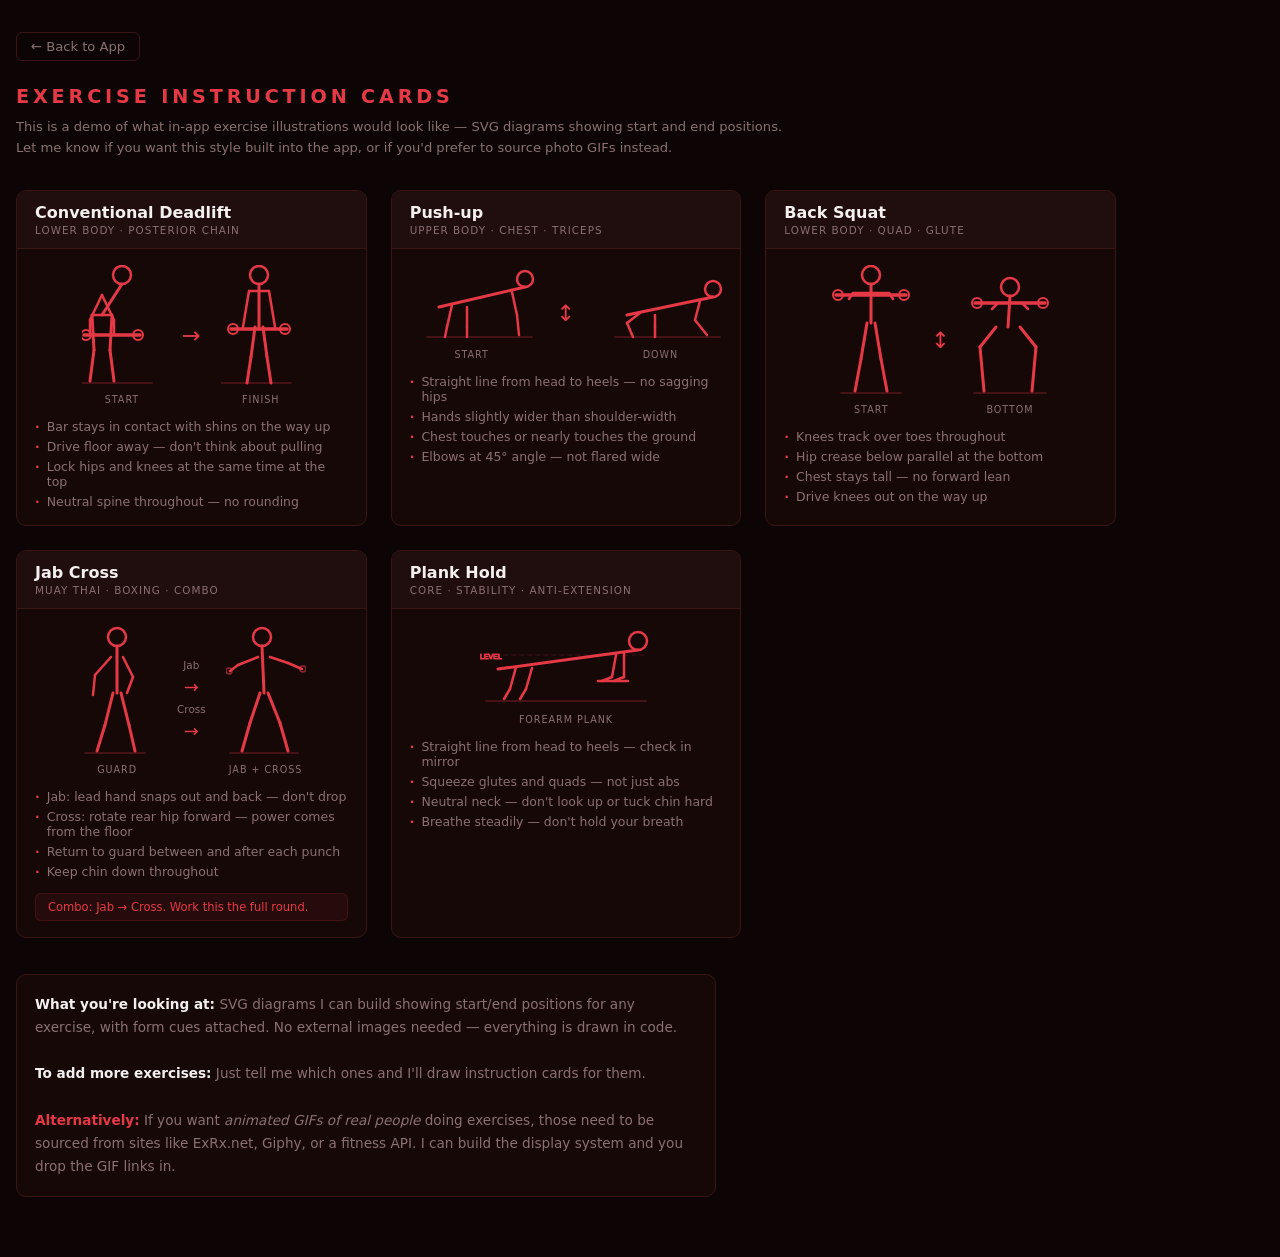
<file: illustrations.html>
<!DOCTYPE html>
<html lang="en">
<head>
  <meta charset="UTF-8"/>
  <meta name="viewport" content="width=device-width, initial-scale=1.0"/>
  <title>Exercise Cards Demo — Modern Combat Path</title>
  <style>
    *, *::before, *::after { box-sizing: border-box; margin: 0; padding: 0; }
    :root {
      --bg: #0d0505; --surface: #170808; --surface2: #200d0d;
      --border: #3a1515; --accent: #e63946; --text: #f5f0f0; --muted: #8a7070;
    }
    body { background:var(--bg); color:var(--text); font-family:'Segoe UI',system-ui,sans-serif; padding:32px 16px 60px; }
    h1 { font-size:1.2rem; letter-spacing:0.2em; color:var(--accent); text-transform:uppercase; margin-bottom:8px; }
    .subtitle { font-size:0.82rem; color:var(--muted); margin-bottom:32px; line-height:1.6; }
    .cards { display:grid; grid-template-columns:repeat(auto-fill,minmax(300px,1fr)); gap:24px; max-width:1100px; }
    .card { background:var(--surface); border:1px solid var(--border); border-radius:10px; overflow:hidden; }
    .card-header { background:var(--surface2); padding:12px 18px; border-bottom:1px solid var(--border); }
    .card-name { font-size:1rem; font-weight:700; }
    .card-tag  { font-size:0.65rem; color:var(--muted); text-transform:uppercase; letter-spacing:0.1em; margin-top:2px; }
    .card-body { padding:16px 18px; }
    .diagram   { display:flex; align-items:center; justify-content:center; gap:20px; margin-bottom:14px; }
    .diag-label { font-size:0.6rem; text-transform:uppercase; letter-spacing:0.1em; color:var(--muted); text-align:center; margin-top:5px; }
    .arrow { font-size:1.4rem; color:var(--accent); flex-shrink:0; }
    .cues { display:flex; flex-direction:column; gap:5px; }
    .cue { font-size:0.78rem; color:var(--muted); display:flex; gap:7px; }
    .cue::before { content:'·'; color:var(--accent); font-weight:700; flex-shrink:0; }
    svg.fig { fill:none; stroke:var(--accent); }
    .note-bar { background:rgba(230,57,70,0.07); border:1px solid rgba(230,57,70,0.15); border-radius:6px; padding:6px 12px; font-size:0.72rem; color:var(--accent); margin-top:14px; }
    .back-link { display:inline-block; margin-bottom:24px; color:var(--muted); font-size:0.82rem; text-decoration:none; border:1px solid var(--border); padding:6px 14px; border-radius:6px; }
    .back-link:hover { border-color:var(--accent); color:var(--accent); }
  </style>
</head>
<body>
  <a href="index.html" class="back-link">← Back to App</a>
  <h1>Exercise Instruction Cards</h1>
  <p class="subtitle">
    This is a demo of what in-app exercise illustrations would look like — SVG diagrams showing start and end positions.<br>
    Let me know if you want this style built into the app, or if you'd prefer to source photo GIFs instead.
  </p>

  <div class="cards">

    <!-- DEADLIFT -->
    <div class="card">
      <div class="card-header">
        <div class="card-name">Conventional Deadlift</div>
        <div class="card-tag">Lower Body · Posterior Chain</div>
      </div>
      <div class="card-body">
        <div class="diagram">
          <!-- START: bent over, bar at shins -->
          <div>
            <svg width="80" height="120" viewBox="0 0 80 120" class="fig" stroke-linecap="round" stroke-linejoin="round">
              <circle cx="40" cy="10" r="9" stroke-width="2.5"/>
              <!-- Spine bent forward -->
              <line x1="40" y1="19" x2="20" y2="50" stroke-width="3"/>
              <!-- Hips -->
              <line x1="20" y1="50" x2="10" y2="50" stroke-width="2.5"/>
              <line x1="20" y1="50" x2="30" y2="50" stroke-width="2.5"/>
              <!-- Left arm reaching to bar -->
              <line x1="20" y1="30" x2="8"  y2="55" stroke-width="2.5"/>
              <line x1="8"  y1="55" x2="8"  y2="70" stroke-width="2.5"/>
              <!-- Right arm -->
              <line x1="20" y1="30" x2="32" y2="55" stroke-width="2.5"/>
              <line x1="32" y1="55" x2="32" y2="70" stroke-width="2.5"/>
              <!-- Bar -->
              <line x1="2" y1="70" x2="58" y2="70" stroke-width="3.5"/>
              <circle cx="4"  cy="70" r="5" stroke-width="2"/>
              <circle cx="56" cy="70" r="5" stroke-width="2"/>
              <!-- Left leg bent -->
              <line x1="10" y1="50" x2="12" y2="85" stroke-width="3"/>
              <line x1="12" y1="85" x2="8"  y2="116" stroke-width="3"/>
              <!-- Right leg bent -->
              <line x1="30" y1="50" x2="28" y2="85" stroke-width="3"/>
              <line x1="28" y1="85" x2="32" y2="116" stroke-width="3"/>
              <!-- Floor -->
              <line x1="0" y1="118" x2="70" y2="118" stroke-width="1.5" stroke="rgba(230,57,70,0.3)"/>
            </svg>
            <div class="diag-label">Start</div>
          </div>
          <div class="arrow">→</div>
          <!-- END: standing, bar at hips -->
          <div>
            <svg width="80" height="120" viewBox="0 0 80 120" class="fig" stroke-linecap="round" stroke-linejoin="round">
              <circle cx="38" cy="10" r="9" stroke-width="2.5"/>
              <!-- Upright spine -->
              <line x1="38" y1="19" x2="38" y2="62" stroke-width="3"/>
              <!-- Shoulders -->
              <line x1="28" y1="26" x2="48" y2="26" stroke-width="2.5"/>
              <!-- Arms straight down holding bar -->
              <line x1="28" y1="26" x2="22" y2="62" stroke-width="2.5"/>
              <line x1="48" y1="26" x2="54" y2="62" stroke-width="2.5"/>
              <!-- Bar at hips -->
              <line x1="10" y1="64" x2="66" y2="64" stroke-width="3.5"/>
              <circle cx="12" cy="64" r="5" stroke-width="2"/>
              <circle cx="64" cy="64" r="5" stroke-width="2"/>
              <!-- Legs straight -->
              <line x1="34" y1="62" x2="30" y2="92" stroke-width="3"/>
              <line x1="30" y1="92" x2="26" y2="118" stroke-width="3"/>
              <line x1="42" y1="62" x2="46" y2="92" stroke-width="3"/>
              <line x1="46" y1="92" x2="50" y2="118" stroke-width="3"/>
              <line x1="0" y1="118" x2="70" y2="118" stroke-width="1.5" stroke="rgba(230,57,70,0.3)"/>
            </svg>
            <div class="diag-label">Finish</div>
          </div>
        </div>
        <div class="cues">
          <div class="cue">Bar stays in contact with shins on the way up</div>
          <div class="cue">Drive floor away — don't think about pulling</div>
          <div class="cue">Lock hips and knees at the same time at the top</div>
          <div class="cue">Neutral spine throughout — no rounding</div>
        </div>
      </div>
    </div>

    <!-- PUSH-UP -->
    <div class="card">
      <div class="card-header">
        <div class="card-name">Push-up</div>
        <div class="card-tag">Upper Body · Chest · Triceps</div>
      </div>
      <div class="card-body">
        <div class="diagram">
          <!-- START: extended plank -->
          <div>
            <svg width="130" height="75" viewBox="0 0 130 75" class="fig" stroke-linecap="round" stroke-linejoin="round">
              <circle cx="118" cy="14" r="8" stroke-width="2.5"/>
              <line x1="118" y1="22" x2="32"  y2="42" stroke-width="3"/>
              <line x1="105" y1="27" x2="110" y2="50" stroke-width="2.5"/>
              <line x1="110" y1="50" x2="112" y2="70" stroke-width="2.5"/>
              <line x1="45"  y1="40" x2="40"  y2="62" stroke-width="2.5"/>
              <line x1="40"  y1="62" x2="38"  y2="72" stroke-width="2.5"/>
              <line x1="60"  y1="42" x2="60"  y2="62" stroke-width="2.5"/>
              <line x1="60"  y1="62" x2="60"  y2="72" stroke-width="2.5"/>
              <line x1="20"  y1="72" x2="125" y2="72" stroke-width="1.5" stroke="rgba(230,57,70,0.3)"/>
            </svg>
            <div class="diag-label">Start</div>
          </div>
          <div class="arrow">↕</div>
          <!-- DOWN: lowered position -->
          <div>
            <svg width="130" height="75" viewBox="0 0 130 75" class="fig" stroke-linecap="round" stroke-linejoin="round">
              <circle cx="118" cy="24" r="8" stroke-width="2.5"/>
              <line x1="118" y1="32" x2="32"  y2="50" stroke-width="3"/>
              <line x1="105" y1="36" x2="100" y2="55" stroke-width="2.5"/>
              <line x1="100" y1="55" x2="112" y2="70" stroke-width="2.5"/>
              <line x1="45"  y1="48" x2="32"  y2="58" stroke-width="2.5"/>
              <line x1="32"  y1="58" x2="38"  y2="72" stroke-width="2.5"/>
              <line x1="60"  y1="50" x2="60"  y2="62" stroke-width="2.5"/>
              <line x1="60"  y1="62" x2="60"  y2="72" stroke-width="2.5"/>
              <line x1="20"  y1="72" x2="125" y2="72" stroke-width="1.5" stroke="rgba(230,57,70,0.3)"/>
            </svg>
            <div class="diag-label">Down</div>
          </div>
        </div>
        <div class="cues">
          <div class="cue">Straight line from head to heels — no sagging hips</div>
          <div class="cue">Hands slightly wider than shoulder-width</div>
          <div class="cue">Chest touches or nearly touches the ground</div>
          <div class="cue">Elbows at 45° angle — not flared wide</div>
        </div>
      </div>
    </div>

    <!-- BACK SQUAT -->
    <div class="card">
      <div class="card-header">
        <div class="card-name">Back Squat</div>
        <div class="card-tag">Lower Body · Quad · Glute</div>
      </div>
      <div class="card-body">
        <div class="diagram">
          <!-- STANDING with bar -->
          <div>
            <svg width="80" height="130" viewBox="0 0 80 130" class="fig" stroke-linecap="round" stroke-linejoin="round">
              <circle cx="40" cy="10" r="9" stroke-width="2.5"/>
              <line x1="40" y1="19" x2="40" y2="58" stroke-width="3"/>
              <line x1="22" y1="28" x2="58" y2="28" stroke-width="2.5"/>
              <!-- Bar on traps -->
              <line x1="5"  y1="30" x2="75" y2="30" stroke-width="3.5"/>
              <circle cx="7"  cy="30" r="5" stroke-width="2"/>
              <circle cx="73" cy="30" r="5" stroke-width="2"/>
              <!-- Arms holding bar -->
              <line x1="22" y1="28" x2="18" y2="34" stroke-width="2.5"/>
              <line x1="58" y1="28" x2="62" y2="34" stroke-width="2.5"/>
              <!-- Legs straight -->
              <line x1="36" y1="58" x2="30" y2="94" stroke-width="3"/>
              <line x1="30" y1="94" x2="24" y2="126" stroke-width="3"/>
              <line x1="44" y1="58" x2="50" y2="94" stroke-width="3"/>
              <line x1="50" y1="94" x2="56" y2="126" stroke-width="3"/>
              <line x1="10" y1="128" x2="70" y2="128" stroke-width="1.5" stroke="rgba(230,57,70,0.3)"/>
            </svg>
            <div class="diag-label">Start</div>
          </div>
          <div class="arrow">↕</div>
          <!-- BOTTOM of squat -->
          <div>
            <svg width="80" height="130" viewBox="0 0 80 130" class="fig" stroke-linecap="round" stroke-linejoin="round">
              <circle cx="40" cy="22" r="9" stroke-width="2.5"/>
              <line x1="40" y1="31" x2="38" y2="62" stroke-width="3"/>
              <!-- Bar -->
              <line x1="5"  y1="38" x2="75" y2="38" stroke-width="3.5"/>
              <circle cx="7"  cy="38" r="5" stroke-width="2"/>
              <circle cx="73" cy="38" r="5" stroke-width="2"/>
              <!-- Arms holding -->
              <line x1="28" y1="38" x2="22" y2="44" stroke-width="2.5"/>
              <line x1="52" y1="38" x2="58" y2="44" stroke-width="2.5"/>
              <!-- Hips wide, deep squat -->
              <line x1="26" y1="62" x2="10" y2="82" stroke-width="3"/>
              <line x1="10" y1="82" x2="14" y2="126" stroke-width="3"/>
              <line x1="50" y1="62" x2="66" y2="82" stroke-width="3"/>
              <line x1="66" y1="82" x2="62" y2="126" stroke-width="3"/>
              <line x1="4"  y1="128" x2="76" y2="128" stroke-width="1.5" stroke="rgba(230,57,70,0.3)"/>
            </svg>
            <div class="diag-label">Bottom</div>
          </div>
        </div>
        <div class="cues">
          <div class="cue">Knees track over toes throughout</div>
          <div class="cue">Hip crease below parallel at the bottom</div>
          <div class="cue">Chest stays tall — no forward lean</div>
          <div class="cue">Drive knees out on the way up</div>
        </div>
      </div>
    </div>

    <!-- JAB CROSS (combat) -->
    <div class="card">
      <div class="card-header">
        <div class="card-name">Jab Cross</div>
        <div class="card-tag">Muay Thai · Boxing · Combo</div>
      </div>
      <div class="card-body">
        <div class="diagram">
          <!-- GUARD position -->
          <div>
            <svg width="80" height="130" viewBox="0 0 80 130" class="fig" stroke-linecap="round" stroke-linejoin="round">
              <circle cx="40" cy="12" r="9" stroke-width="2.5"/>
              <line x1="40" y1="21" x2="40" y2="68" stroke-width="3"/>
              <!-- Guard: lead arm up front, rear arm tight -->
              <line x1="34" y1="32" x2="18" y2="50" stroke-width="2.5"/>
              <line x1="18" y1="50" x2="16" y2="70" stroke-width="2.5"/>
              <line x1="46" y1="32" x2="56" y2="52" stroke-width="2.5"/>
              <line x1="56" y1="52" x2="50" y2="68" stroke-width="2.5"/>
              <!-- Legs — fighting stance -->
              <line x1="36" y1="68" x2="28" y2="100" stroke-width="3"/>
              <line x1="28" y1="100" x2="20" y2="126" stroke-width="3"/>
              <line x1="44" y1="68" x2="52" y2="100" stroke-width="3"/>
              <line x1="52" y1="100" x2="58" y2="126" stroke-width="3"/>
              <line x1="8"  y1="128" x2="68" y2="128" stroke-width="1.5" stroke="rgba(230,57,70,0.3)"/>
            </svg>
            <div class="diag-label">Guard</div>
          </div>
          <div style="display:flex;flex-direction:column;align-items:center;gap:6px;">
            <span style="font-size:0.65rem;color:var(--muted)">Jab</span>
            <span style="color:var(--accent);font-size:1.1rem">→</span>
            <span style="font-size:0.65rem;color:var(--muted)">Cross</span>
            <span style="color:var(--accent);font-size:1.1rem">→</span>
          </div>
          <!-- JAB / CROSS extended -->
          <div>
            <svg width="80" height="130" viewBox="0 0 80 130" class="fig" stroke-linecap="round" stroke-linejoin="round">
              <circle cx="36" cy="12" r="9" stroke-width="2.5"/>
              <line x1="36" y1="21" x2="38" y2="68" stroke-width="3"/>
              <!-- Lead arm fully extended (jab) -->
              <line x1="32" y1="32" x2="12" y2="40" stroke-width="2.5"/>
              <line x1="12" y1="40" x2="4"  y2="46" stroke-width="2.5"/>
              <!-- Rear arm extended (cross) -->
              <line x1="44" y1="32" x2="62" y2="38" stroke-width="2.5"/>
              <line x1="62" y1="38" x2="76" y2="44" stroke-width="2.5"/>
              <!-- Hip rotation visible -->
              <line x1="34" y1="68" x2="24" y2="98" stroke-width="3"/>
              <line x1="24" y1="98" x2="16" y2="126" stroke-width="3"/>
              <line x1="42" y1="68" x2="54" y2="98" stroke-width="3"/>
              <line x1="54" y1="98" x2="62" y2="126" stroke-width="3"/>
              <line x1="4"  y1="128" x2="72" y2="128" stroke-width="1.5" stroke="rgba(230,57,70,0.3)"/>
              <!-- Punch impact dots -->
              <circle cx="3"  cy="46" r="3" stroke-width="1.5" stroke="rgba(230,57,70,0.6)"/>
              <circle cx="77" cy="44" r="3" stroke-width="1.5" stroke="rgba(230,57,70,0.6)"/>
            </svg>
            <div class="diag-label">Jab + Cross</div>
          </div>
        </div>
        <div class="cues">
          <div class="cue">Jab: lead hand snaps out and back — don't drop</div>
          <div class="cue">Cross: rotate rear hip forward — power comes from the floor</div>
          <div class="cue">Return to guard between and after each punch</div>
          <div class="cue">Keep chin down throughout</div>
        </div>
        <div class="note-bar">Combo: Jab → Cross. Work this the full round.</div>
      </div>
    </div>

    <!-- PLANK -->
    <div class="card">
      <div class="card-header">
        <div class="card-name">Plank Hold</div>
        <div class="card-tag">Core · Stability · Anti-Extension</div>
      </div>
      <div class="card-body">
        <div class="diagram" style="justify-content:center">
          <div>
            <svg width="180" height="80" viewBox="0 0 180 80" class="fig" stroke-linecap="round" stroke-linejoin="round">
              <circle cx="162" cy="16" r="9" stroke-width="2.5"/>
              <!-- Body perfectly level -->
              <line x1="162" y1="25" x2="22" y2="44" stroke-width="3"/>
              <!-- Arms vertical (forearm plank) -->
              <line x1="140" y1="30" x2="136" y2="52" stroke-width="2.5"/>
              <line x1="136" y1="52" x2="126" y2="56" stroke-width="2.5"/>
              <line x1="148" y1="28" x2="148" y2="52" stroke-width="2.5"/>
              <line x1="148" y1="52" x2="138" y2="56" stroke-width="2.5"/>
              <!-- Forearms on floor -->
              <line x1="122" y1="56" x2="152" y2="56" stroke-width="2.5"/>
              <!-- Legs -->
              <line x1="40"  y1="42" x2="34"  y2="64" stroke-width="2.5"/>
              <line x1="34"  y1="64" x2="28"  y2="74" stroke-width="2.5"/>
              <line x1="56"  y1="43" x2="50"  y2="64" stroke-width="2.5"/>
              <line x1="50"  y1="64" x2="44"  y2="74" stroke-width="2.5"/>
              <!-- Floor -->
              <line x1="10" y1="76" x2="170" y2="76" stroke-width="1.5" stroke="rgba(230,57,70,0.3)"/>
              <!-- Level indicator -->
              <line x1="20" y1="30" x2="170" y2="30" stroke-width="0.8" stroke-dasharray="4,4" stroke="rgba(230,57,70,0.25)"/>
              <text x="4" y="34" font-size="7" fill="rgba(230,57,70,0.4)" font-family="sans-serif">LEVEL</text>
            </svg>
            <div class="diag-label">Forearm Plank</div>
          </div>
        </div>
        <div class="cues">
          <div class="cue">Straight line from head to heels — check in mirror</div>
          <div class="cue">Squeeze glutes and quads — not just abs</div>
          <div class="cue">Neutral neck — don't look up or tuck chin hard</div>
          <div class="cue">Breathe steadily — don't hold your breath</div>
        </div>
      </div>
    </div>

  </div>

  <div style="margin-top:36px; padding:18px; background:#170808; border:1px solid #3a1515; border-radius:10px; max-width:700px; font-size:0.85rem; line-height:1.7; color:#8a7070;">
    <strong style="color:#f5f0f0">What you're looking at:</strong> SVG diagrams I can build showing start/end positions for any exercise, with form cues attached. No external images needed — everything is drawn in code.<br><br>
    <strong style="color:#f5f0f0">To add more exercises:</strong> Just tell me which ones and I'll draw instruction cards for them.<br><br>
    <strong style="color:#e63946">Alternatively:</strong> If you want <em>animated GIFs of real people</em> doing exercises, those need to be sourced from sites like ExRx.net, Giphy, or a fitness API. I can build the display system and you drop the GIF links in.
  </div>
</body>
</html>
</file>
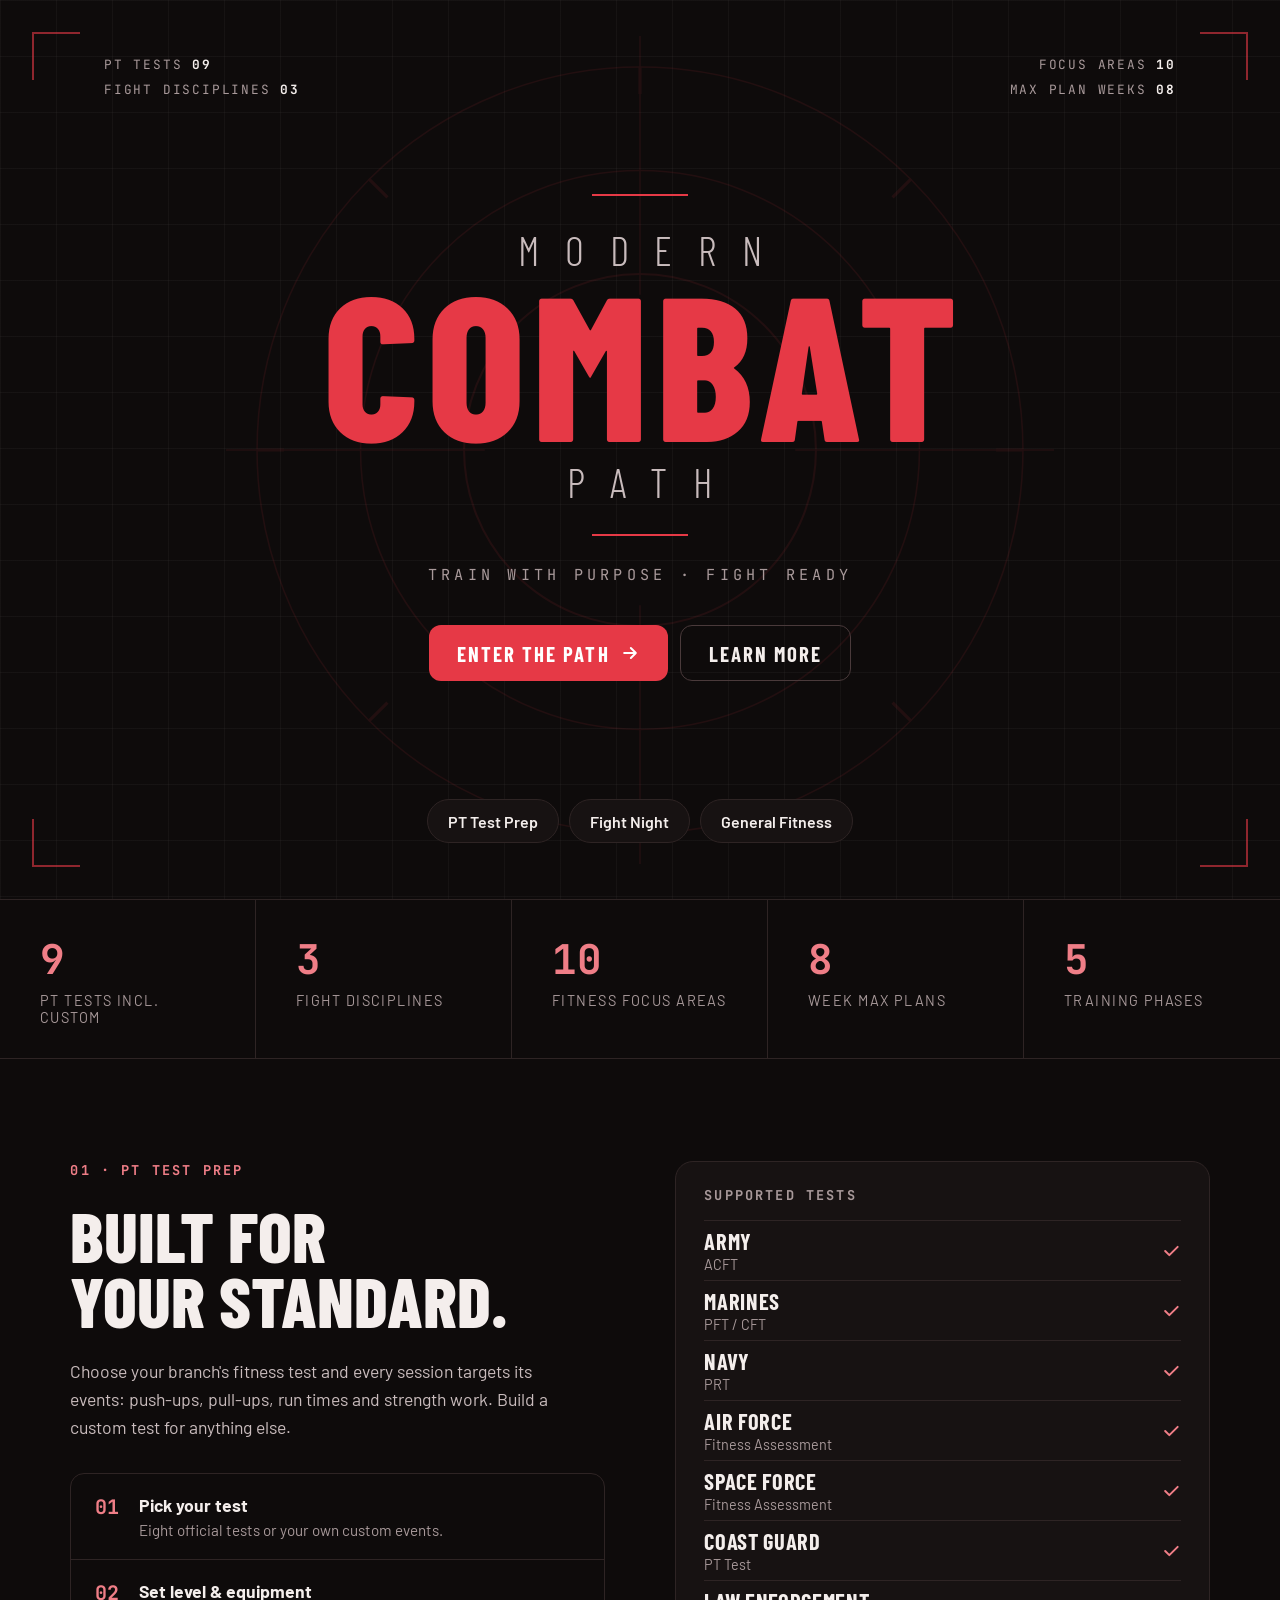
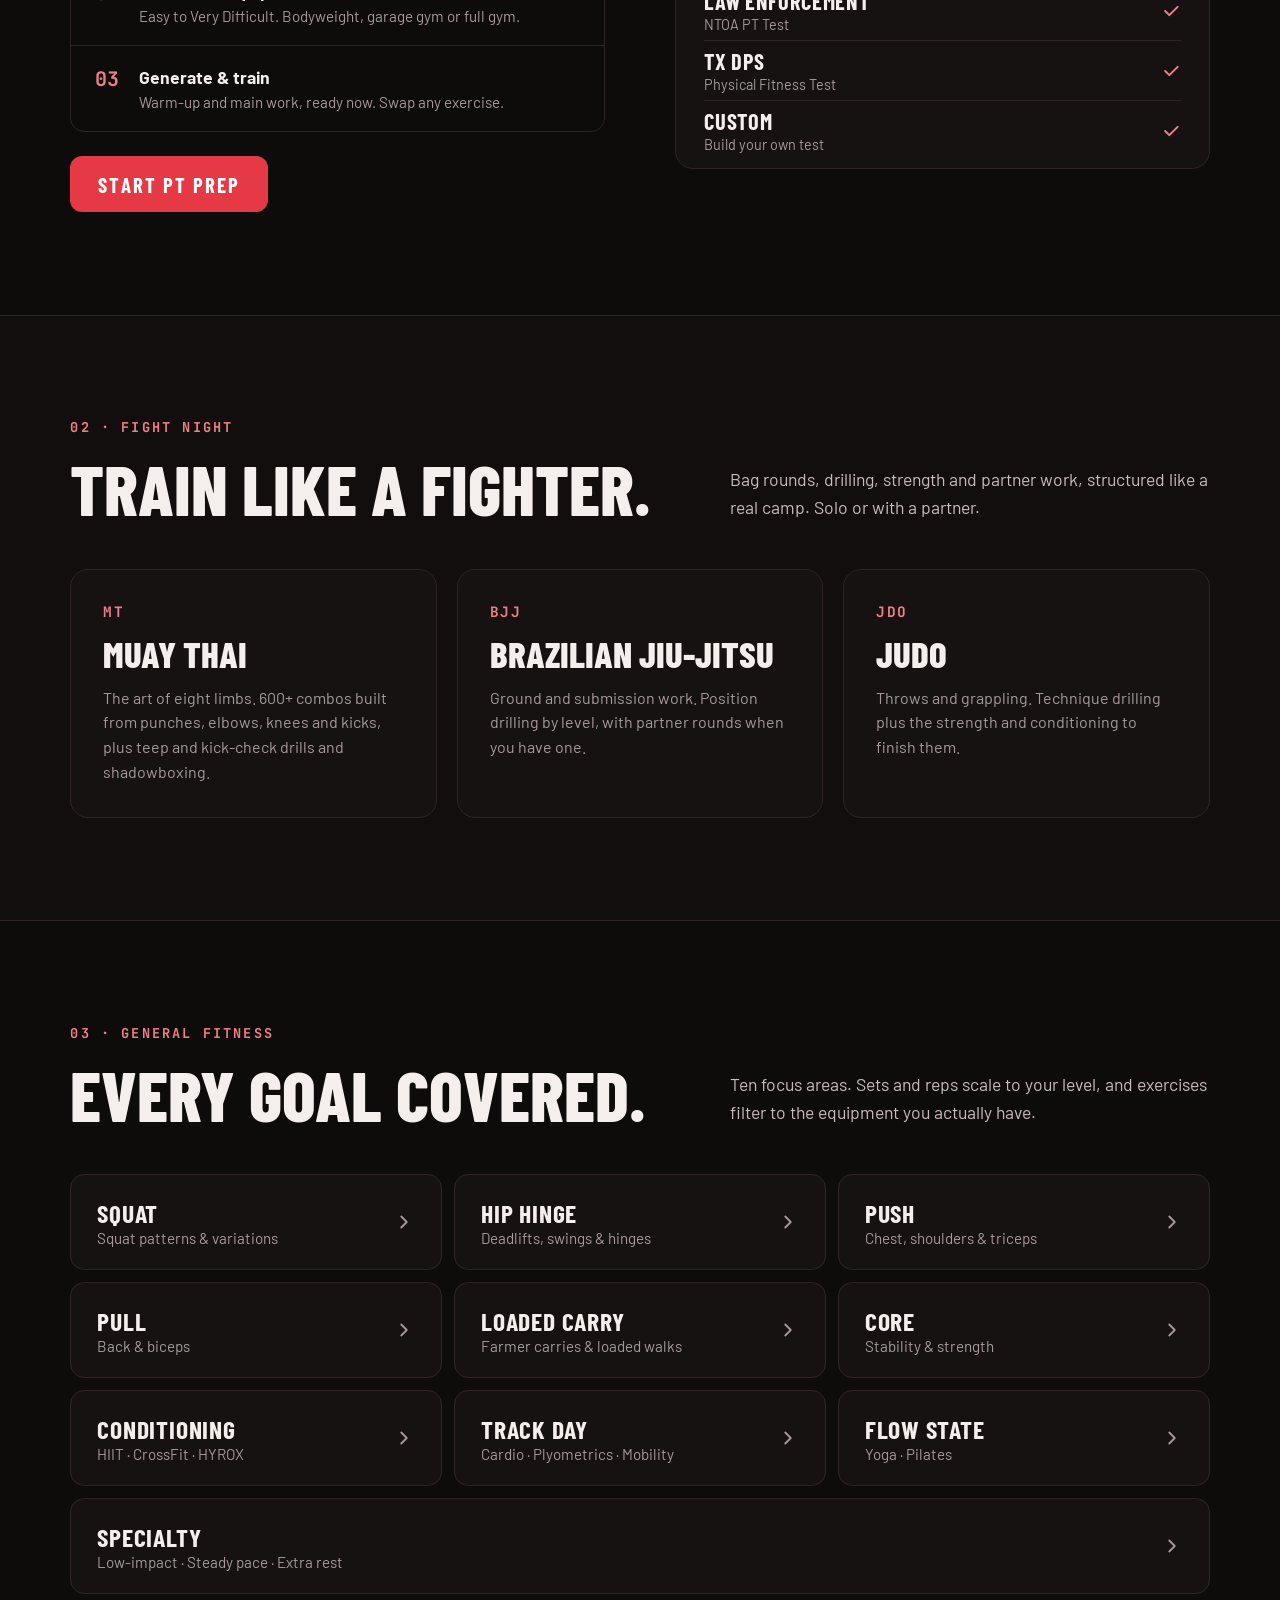
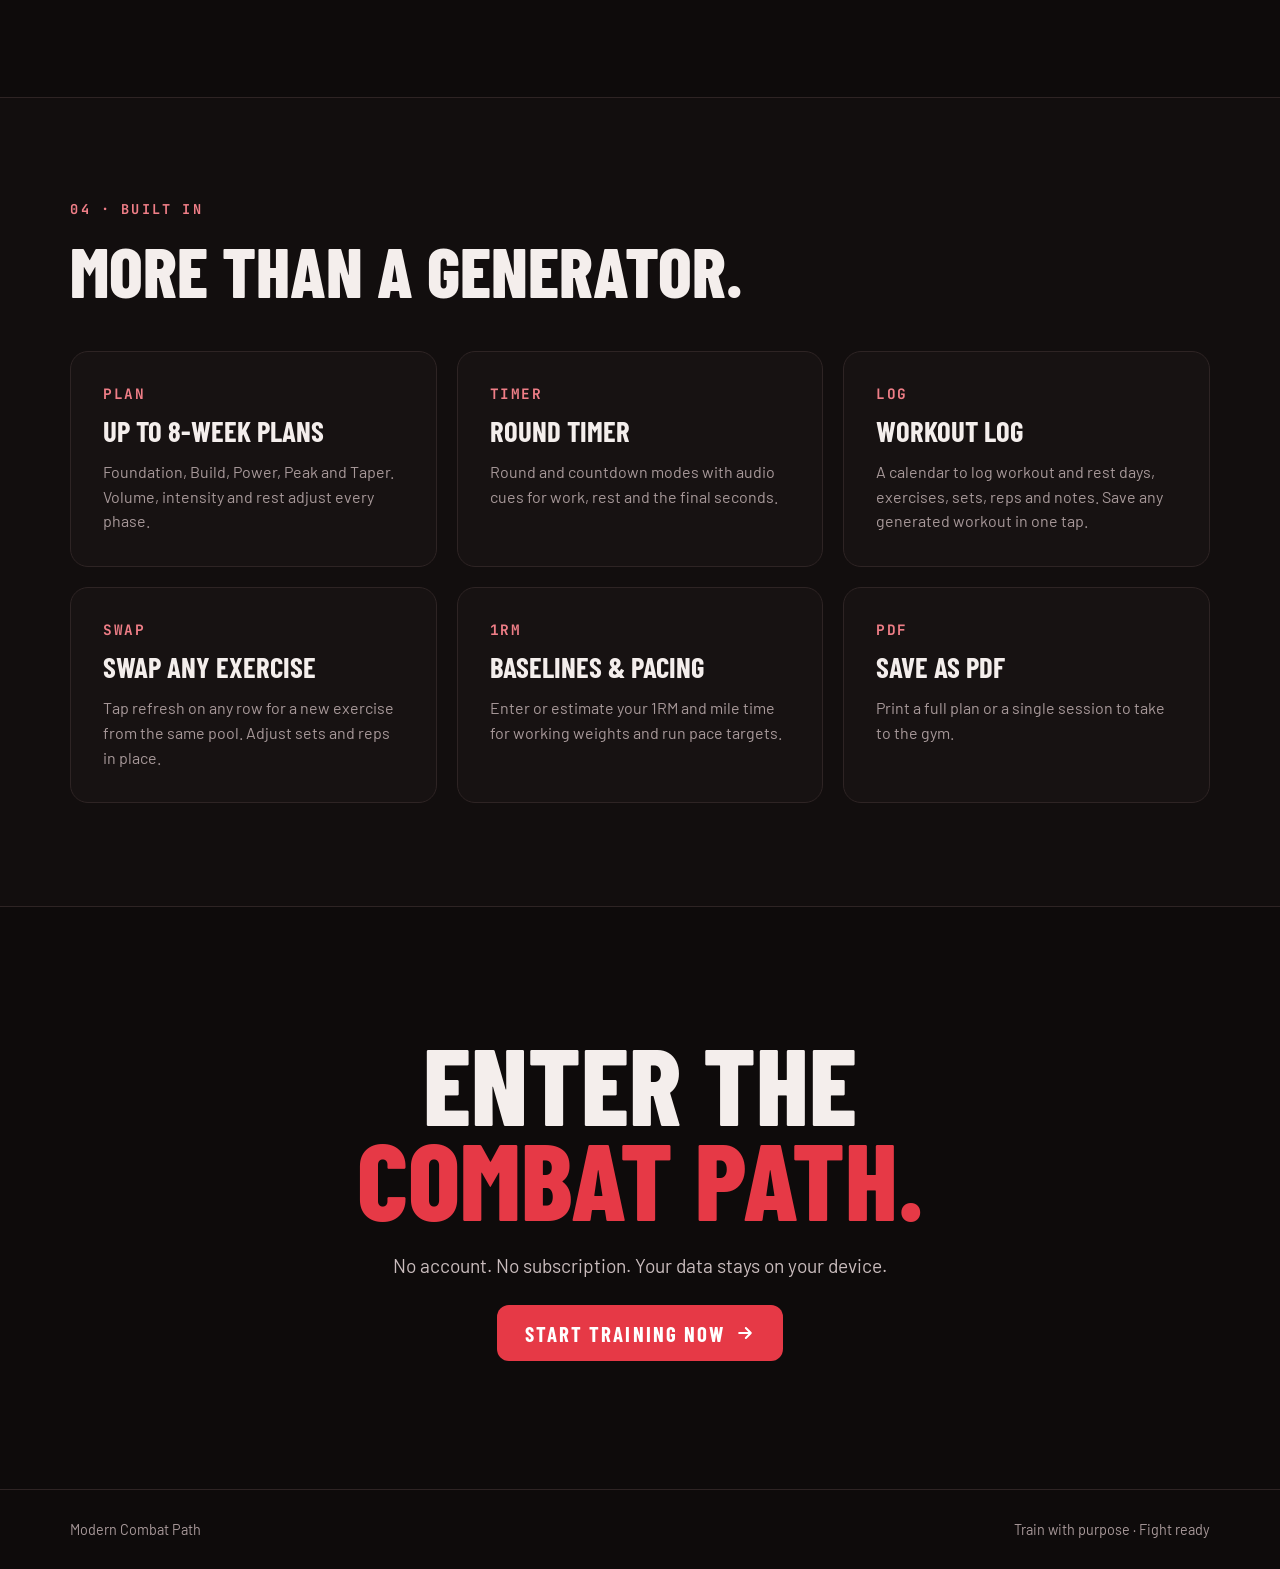
<file: splash.html>
<!DOCTYPE html>
<html lang="en">
<head>
  <meta charset="UTF-8"/>
  <meta name="viewport" content="width=device-width, initial-scale=1.0, viewport-fit=cover"/>
  <meta name="theme-color" content="#0E0B0B"/>
  <title>Modern Combat Path — Train with Purpose</title>
  <meta name="description" content="Free workout generator for PT test prep, fight training and general fitness. Single sessions or up-to-8-week plans. No account, no subscription."/>
  <link rel="preconnect" href="https://fonts.googleapis.com"/>
  <link rel="preconnect" href="https://fonts.gstatic.com" crossorigin/>
  <link rel="stylesheet" href="https://fonts.googleapis.com/css2?family=Barlow+Condensed:wght@300;600;700;800&family=Barlow:wght@400;500;600;700&family=JetBrains+Mono:wght@500;700&display=swap"/>
  <style>
    *, *::before, *::after { box-sizing: border-box; margin: 0; padding: 0; }

    :root {
      --bg: #0E0B0B;
      --surface: #171212;
      --surface2: #221A1A;
      --band: #120E0E;
      --border: #2E2424;
      --border2: #4A3A3B;
      --accent: #E63946;
      --accent-text: #EF7E87;
      --on-accent: #FFFFFF;
      --text: #F4EEEC;
      --muted: #A8999A;
      --muted2: #C9BCBD;
      --display: 'Barlow Condensed', 'Arial Narrow', sans-serif;
      --body: 'Barlow', 'Segoe UI', system-ui, sans-serif;
      --mono: 'JetBrains Mono', 'Courier New', monospace;
      --pad: clamp(20px, 5.5vw, 80px);
    }

    html { scroll-behavior: smooth; }
    body { background: var(--bg); color: var(--text); font-family: var(--body); overflow-x: hidden; }
    a { color: inherit; text-decoration: none; }
    :focus-visible { outline: 2px solid var(--accent-text); outline-offset: 3px; }

    .grid-bg {
      background-image:
        linear-gradient(rgba(244,238,236,0.035) 1px, transparent 1px),
        linear-gradient(90deg, rgba(244,238,236,0.035) 1px, transparent 1px);
      background-size: 56px 56px;
    }

    .eyebrow {
      font-family: var(--mono); font-size: 0.85rem; font-weight: 700;
      letter-spacing: 0.16em; text-transform: uppercase; color: var(--accent-text);
    }

    .btn {
      min-height: 56px; padding: 0 28px; border-radius: 12px;
      display: inline-flex; align-items: center; justify-content: center; gap: 10px;
      font-family: var(--display); font-weight: 700; font-size: 1.3rem;
      letter-spacing: 0.1em; text-transform: uppercase;
      transition: filter 0.15s, border-color 0.15s, transform 0.15s;
    }
    .btn svg { width: 20px; height: 20px; }
    .btn-primary { background: var(--accent); color: var(--on-accent); }
    .btn-primary:hover { filter: brightness(1.08); transform: translateY(-1px); }
    .btn-ghost { border: 1px solid var(--border2); }
    .btn-ghost:hover { border-color: var(--accent); }

    /* ─── STICKY NAV (appears after the title screen) ─── */
    .sticky-nav {
      position: fixed; top: 0; left: 0; right: 0; z-index: 100;
      height: 68px; padding: 0 var(--pad);
      background: rgba(14,11,11,0.92); backdrop-filter: blur(10px);
      border-bottom: 1px solid var(--border);
      display: flex; align-items: center; justify-content: space-between; gap: 16px;
      opacity: 0; pointer-events: none; transform: translateY(-8px);
      transition: opacity 0.3s, transform 0.3s;
    }
    .sticky-nav.visible { opacity: 1; pointer-events: auto; transform: none; }
    .nav-logo { font-family: var(--display); font-weight: 800; font-size: 1.5rem; letter-spacing: 0.06em; text-transform: uppercase; white-space: nowrap; }
    .nav-logo span { color: var(--accent-text); }
    .nav-links { display: flex; align-items: center; gap: 28px; font-weight: 500; }
    .nav-links a:not(.btn) { color: var(--muted2); }
    .nav-links a:not(.btn):hover { color: var(--text); }
    .nav-links .btn { min-height: 44px; padding: 0 20px; font-size: 1.1rem; }
    @media (max-width: 900px) { .nav-links a:not(.btn) { display: none; } }

    /* ─── TITLE SCREEN ─── */
    .title-screen {
      position: relative; min-height: 100vh; min-height: 100svh; overflow: hidden;
      display: flex; flex-direction: column; align-items: center; justify-content: center;
      padding: 96px var(--pad) 120px;
      border-bottom: 1px solid var(--border);
    }
    .reticle {
      position: absolute; top: 50%; left: 50%;
      width: min(92vw, 92vh); height: min(92vw, 92vh);
      margin: calc(min(92vw, 92vh) / -2) 0 0 calc(min(92vw, 92vh) / -2);
      color: var(--accent); opacity: 0.09; pointer-events: none;
      animation: spin 90s linear infinite;
    }
    @keyframes spin { to { transform: rotate(360deg); } }

    .corner { position: absolute; width: 48px; height: 48px; border: 0 solid var(--accent); opacity: 0.6; pointer-events: none; }
    .corner-tl { top: 32px; left: 32px; border-width: 2px 0 0 2px; }
    .corner-tr { top: 32px; right: 32px; border-width: 2px 2px 0 0; }
    .corner-bl { bottom: 32px; left: 32px; border-width: 0 0 2px 2px; }
    .corner-br { bottom: 32px; right: 32px; border-width: 0 2px 2px 0; }

    .hud { position: absolute; top: 56px; display: flex; flex-direction: column; gap: 8px; font-family: var(--mono); font-size: 0.8rem; letter-spacing: 0.14em; text-transform: uppercase; color: var(--muted); }
    .hud b { color: var(--text); font-weight: 700; }
    .hud-l { left: 104px; }
    .hud-r { right: 104px; align-items: flex-end; }
    @media (max-width: 900px) { .hud { display: none; } }

    .title-content { position: relative; display: flex; flex-direction: column; align-items: center; text-align: center; animation: rise 1.1s ease 0.15s both; }
    @keyframes rise { from { opacity: 0; transform: translateY(16px); } to { opacity: 1; transform: none; } }
    .rule { width: 96px; height: 2px; background: var(--accent); }
    .word-thin {
      font-family: var(--display); font-weight: 300; font-size: clamp(1.5rem, 3.4vw, 2.6rem);
      letter-spacing: 0.62em; margin-right: -0.62em; text-transform: uppercase; color: var(--muted2);
    }
    .word-combat {
      font-family: var(--display); font-weight: 800; font-size: clamp(5.5rem, 16vw, 14.5rem);
      line-height: 0.84; letter-spacing: 0.04em; margin-right: -0.04em; text-transform: uppercase; color: var(--accent);
    }
    .title-content .rule:first-child { margin-bottom: 28px; }
    .word-path { margin-top: 10px; }
    .title-content .rule.bottom { margin-top: 28px; }
    .catchphrase { font-family: var(--mono); font-size: clamp(0.72rem, 1.2vw, 0.95rem); letter-spacing: 0.28em; text-transform: uppercase; color: var(--muted); margin-top: 28px; }
    .title-actions { display: flex; flex-wrap: wrap; justify-content: center; gap: 12px; margin-top: 40px; }

    .path-pills { position: absolute; left: 0; right: 0; bottom: 56px; display: flex; justify-content: center; flex-wrap: wrap; gap: 10px; padding: 0 20px; }
    .pill { min-height: 44px; padding: 0 20px; border-radius: 999px; border: 1px solid var(--border); background: var(--surface); display: flex; align-items: center; font-weight: 600; transition: border-color 0.15s; }
    .pill:hover { border-color: var(--accent); }

    @media (max-width: 600px) {
      .corner { width: 32px; height: 32px; }
      .corner-tl, .corner-tr { top: 20px; } .corner-bl, .corner-br { bottom: 20px; }
      .corner-tl, .corner-bl { left: 20px; } .corner-tr, .corner-br { right: 20px; }
      .title-screen { padding-bottom: 48px; }
      .path-pills { display: none; }
      .title-actions { width: 100%; flex-direction: column; }
      .title-actions .btn { width: 100%; }
      .rule { width: 64px; }
    }

    @media (prefers-reduced-motion: reduce) {
      .reticle, .title-content { animation: none; }
      html { scroll-behavior: auto; }
    }

    /* ─── STATS STRIP ─── */
    .stats { display: grid; grid-template-columns: repeat(5, minmax(0, 1fr)); border-bottom: 1px solid var(--border); }
    .stat { padding: 32px 40px; border-right: 1px solid var(--border); display: flex; flex-direction: column; gap: 6px; }
    .stat:last-child { border-right: none; }
    .stat strong { font-family: var(--mono); font-weight: 700; font-size: clamp(2rem, 3.2vw, 2.8rem); color: var(--accent-text); }
    .stat span { font-size: 0.9rem; color: var(--muted); text-transform: uppercase; letter-spacing: 0.1em; }
    @media (max-width: 900px) {
      .stats { grid-template-columns: repeat(2, minmax(0, 1fr)); }
      .stat { padding: 22px 20px; border-bottom: 1px solid var(--border); }
      .stat:nth-child(2n) { border-right: none; }
      .stat:last-child { grid-column: 1 / -1; border-bottom: none; }
    }

    /* ─── SECTIONS ─── */
    section.block { padding: clamp(64px, 8vw, 112px) var(--pad); }
    section.band { background: var(--band); border-top: 1px solid var(--border); border-bottom: 1px solid var(--border); }
    .section-head { display: flex; justify-content: space-between; align-items: flex-end; gap: 40px; margin-bottom: 48px; flex-wrap: wrap; }
    .section-head > div { display: flex; flex-direction: column; gap: 20px; }
    h2.big { font-family: var(--display); font-weight: 800; font-size: clamp(2.8rem, 5.5vw, 4.5rem); line-height: 0.92; text-transform: uppercase; }
    .lede { font-size: 1.1rem; line-height: 1.6; color: var(--muted2); max-width: 480px; }

    .two-col { display: grid; grid-template-columns: repeat(2, minmax(0, 1fr)); gap: clamp(40px, 5.5vw, 80px); }
    @media (max-width: 900px) { .two-col { grid-template-columns: 1fr; } }
    .two-col > div:first-child { display: flex; flex-direction: column; gap: 24px; }

    .steps { list-style: none; border: 1px solid var(--border); border-radius: 14px; margin-top: 8px; }
    .steps li { display: flex; gap: 20px; padding: 20px 24px; border-bottom: 1px solid var(--border); }
    .steps li:last-child { border-bottom: none; }
    .steps .num { font-family: var(--mono); font-weight: 700; font-size: 1.25rem; color: var(--accent-text); }
    .steps strong { display: block; font-size: 1.1rem; margin-bottom: 4px; }
    .steps span { font-size: 0.95rem; color: var(--muted); }

    .test-list { background: var(--surface); border: 1px solid var(--border); border-radius: 18px; padding: 8px 28px; align-self: start; }
    .test-list .eyebrow { color: var(--muted); display: block; padding: 16px 0; }
    .test-row { display: flex; align-items: center; justify-content: space-between; min-height: 60px; border-top: 1px solid var(--border); }
    .test-row strong { font-family: var(--display); font-weight: 700; font-size: 1.4rem; text-transform: uppercase; letter-spacing: 0.03em; display: block; }
    .test-row span { font-size: 0.9rem; color: var(--muted); }
    .test-row svg { width: 20px; height: 20px; color: var(--accent-text); flex-shrink: 0; }

    .cards { display: grid; grid-template-columns: repeat(3, minmax(0, 1fr)); gap: 20px; }
    @media (max-width: 900px) { .cards { grid-template-columns: 1fr; } }
    .card { background: var(--surface); border: 1px solid var(--border); border-radius: 18px; padding: 32px; display: flex; flex-direction: column; gap: 14px; transition: border-color 0.2s; }
    a.card:hover { border-color: var(--accent); }
    .card .tag { font-family: var(--mono); font-weight: 700; font-size: 0.9rem; letter-spacing: 0.1em; color: var(--accent-text); }
    .card h3 { font-family: var(--display); font-weight: 800; font-size: 2.3rem; text-transform: uppercase; line-height: 1; }
    .card.small h3 { font-size: 1.8rem; font-weight: 700; }
    .card p { font-size: 1rem; line-height: 1.55; color: var(--muted); }

    .focus-grid { display: grid; grid-template-columns: repeat(3, minmax(0, 1fr)); gap: 12px; }
    @media (max-width: 900px) { .focus-grid { grid-template-columns: 1fr; } }
    .focus { display: flex; align-items: center; justify-content: space-between; gap: 12px; padding: 22px 26px; background: var(--surface); border: 1px solid var(--border); border-radius: 14px; transition: border-color 0.2s; }
    .focus:hover { border-color: var(--accent); }
    .focus-wide { grid-column: 1 / -1; }
    .focus strong { font-family: var(--display); font-weight: 700; font-size: 1.6rem; text-transform: uppercase; letter-spacing: 0.03em; display: block; }
    .focus span { font-size: 0.95rem; color: var(--muted); }
    .focus svg { width: 22px; height: 22px; color: var(--muted); flex-shrink: 0; }

    /* ─── CTA + FOOTER ─── */
    .cta { padding: clamp(80px, 10vw, 140px) var(--pad); display: flex; flex-direction: column; align-items: center; gap: 28px; text-align: center; }
    .cta h2 { font-family: var(--display); font-weight: 800; font-size: clamp(3.5rem, 8.5vw, 7.5rem); line-height: 0.88; text-transform: uppercase; }
    .cta h2 span { color: var(--accent); }
    .cta p { font-size: 1.2rem; color: var(--muted2); }

    footer { min-height: 80px; padding: 20px var(--pad); border-top: 1px solid var(--border); display: flex; align-items: center; justify-content: space-between; flex-wrap: wrap; gap: 8px; font-size: 0.9rem; color: var(--muted); }
  </style>
</head>
<body>

<!-- Sticky nav (appears after the title screen) -->
<nav class="sticky-nav" id="stickyNav" aria-label="Main">
  <a class="nav-logo" href="#top">Modern Combat <span>Path</span></a>
  <div class="nav-links">
    <a href="#pt">PT Test Prep</a>
    <a href="#fight">Fight Night</a>
    <a href="#general">General Fitness</a>
    <a href="#features">Features</a>
    <a class="btn btn-primary" href="app.html">Enter the app</a>
  </div>
</nav>

<!-- ─── TITLE SCREEN ─── -->
<header class="title-screen grid-bg" id="top">
  <svg class="reticle" viewBox="0 0 800 800" fill="none" stroke="currentColor" aria-hidden="true">
    <circle cx="400" cy="400" r="370" stroke-width="1.5"/>
    <circle cx="400" cy="400" r="270" stroke-width="1.5"/>
    <circle cx="400" cy="400" r="170" stroke-width="2"/>
    <path d="M0 400h250M550 400h250M400 0v250M400 550v250" stroke-width="1.5"/>
    <path d="M400 30v26M770 400h-26M400 770v-26M30 400h26M662 138l-18 18M662 662l-18-18M138 662l18-18M138 138l18 18" stroke-width="3"/>
  </svg>

  <div class="corner corner-tl"></div>
  <div class="corner corner-tr"></div>
  <div class="corner corner-bl"></div>
  <div class="corner corner-br"></div>

  <div class="hud hud-l" aria-hidden="true">
    <div>PT tests <b>09</b></div>
    <div>Fight disciplines <b>03</b></div>
  </div>
  <div class="hud hud-r" aria-hidden="true">
    <div>Focus areas <b>10</b></div>
    <div>Max plan weeks <b>08</b></div>
  </div>

  <div class="title-content">
    <div class="rule"></div>
    <div class="word-thin">Modern</div>
    <h1 class="word-combat">Combat</h1>
    <div class="word-thin word-path">Path</div>
    <div class="rule bottom"></div>
    <p class="catchphrase">Train with purpose · Fight ready</p>
    <div class="title-actions">
      <a class="btn btn-primary" href="app.html">
        Enter the path
        <svg viewBox="0 0 24 24" fill="none" stroke="currentColor" stroke-width="2.4" stroke-linecap="round" stroke-linejoin="round"><path d="M5 12h14M13 6l6 6-6 6"/></svg>
      </a>
      <a class="btn btn-ghost" href="#pt">Learn more</a>
    </div>
  </div>

  <nav class="path-pills" aria-label="Jump to a path">
    <a class="pill" href="app.html#pt">PT Test Prep</a>
    <a class="pill" href="app.html#fight">Fight Night</a>
    <a class="pill" href="app.html#general">General Fitness</a>
  </nav>
</header>

<main>
  <!-- ─── STATS ─── -->
  <section class="stats" aria-label="At a glance">
    <div class="stat"><strong>9</strong><span>PT tests incl. custom</span></div>
    <div class="stat"><strong>3</strong><span>Fight disciplines</span></div>
    <div class="stat"><strong>10</strong><span>Fitness focus areas</span></div>
    <div class="stat"><strong>8</strong><span>Week max plans</span></div>
    <div class="stat"><strong>5</strong><span>Training phases</span></div>
  </section>

  <!-- ─── PT TEST PREP ─── -->
  <section class="block two-col" id="pt">
    <div>
      <div class="eyebrow">01 · PT Test Prep</div>
      <h2 class="big">Built for<br>your standard.</h2>
      <p class="lede">Choose your branch's fitness test and every session targets its events: push-ups, pull-ups, run times and strength work. Build a custom test for anything else.</p>
      <ol class="steps">
        <li><span class="num">01</span><div><strong>Pick your test</strong><span>Eight official tests or your own custom events.</span></div></li>
        <li><span class="num">02</span><div><strong>Set level &amp; equipment</strong><span>Easy to Very Difficult. Bodyweight, garage gym or full gym.</span></div></li>
        <li><span class="num">03</span><div><strong>Generate &amp; train</strong><span>Warm-up and main work, ready now. Swap any exercise.</span></div></li>
      </ol>
      <div><a class="btn btn-primary" href="app.html#pt">Start PT prep</a></div>
    </div>
    <div class="test-list">
      <span class="eyebrow">Supported tests</span>
      <div class="test-row"><div><strong>Army</strong><span>ACFT</span></div><svg viewBox="0 0 24 24" fill="none" stroke="currentColor" stroke-width="2.4" stroke-linecap="round" stroke-linejoin="round"><path d="M5 12l5 5L20 7"/></svg></div>
      <div class="test-row"><div><strong>Marines</strong><span>PFT / CFT</span></div><svg viewBox="0 0 24 24" fill="none" stroke="currentColor" stroke-width="2.4" stroke-linecap="round" stroke-linejoin="round"><path d="M5 12l5 5L20 7"/></svg></div>
      <div class="test-row"><div><strong>Navy</strong><span>PRT</span></div><svg viewBox="0 0 24 24" fill="none" stroke="currentColor" stroke-width="2.4" stroke-linecap="round" stroke-linejoin="round"><path d="M5 12l5 5L20 7"/></svg></div>
      <div class="test-row"><div><strong>Air Force</strong><span>Fitness Assessment</span></div><svg viewBox="0 0 24 24" fill="none" stroke="currentColor" stroke-width="2.4" stroke-linecap="round" stroke-linejoin="round"><path d="M5 12l5 5L20 7"/></svg></div>
      <div class="test-row"><div><strong>Space Force</strong><span>Fitness Assessment</span></div><svg viewBox="0 0 24 24" fill="none" stroke="currentColor" stroke-width="2.4" stroke-linecap="round" stroke-linejoin="round"><path d="M5 12l5 5L20 7"/></svg></div>
      <div class="test-row"><div><strong>Coast Guard</strong><span>PT Test</span></div><svg viewBox="0 0 24 24" fill="none" stroke="currentColor" stroke-width="2.4" stroke-linecap="round" stroke-linejoin="round"><path d="M5 12l5 5L20 7"/></svg></div>
      <div class="test-row"><div><strong>Law Enforcement</strong><span>NTOA PT Test</span></div><svg viewBox="0 0 24 24" fill="none" stroke="currentColor" stroke-width="2.4" stroke-linecap="round" stroke-linejoin="round"><path d="M5 12l5 5L20 7"/></svg></div>
      <div class="test-row"><div><strong>TX DPS</strong><span>Physical Fitness Test</span></div><svg viewBox="0 0 24 24" fill="none" stroke="currentColor" stroke-width="2.4" stroke-linecap="round" stroke-linejoin="round"><path d="M5 12l5 5L20 7"/></svg></div>
      <div class="test-row"><div><strong>Custom</strong><span>Build your own test</span></div><svg viewBox="0 0 24 24" fill="none" stroke="currentColor" stroke-width="2.4" stroke-linecap="round" stroke-linejoin="round"><path d="M5 12l5 5L20 7"/></svg></div>
    </div>
  </section>

  <!-- ─── FIGHT NIGHT ─── -->
  <section class="block band" id="fight">
    <div class="section-head">
      <div>
        <div class="eyebrow">02 · Fight Night</div>
        <h2 class="big">Train like a fighter.</h2>
      </div>
      <p class="lede">Bag rounds, drilling, strength and partner work, structured like a real camp. Solo or with a partner.</p>
    </div>
    <div class="cards">
      <a class="card" href="app.html#fight">
        <span class="tag">MT</span>
        <h3>Muay Thai</h3>
        <p>The art of eight limbs. 600+ combos built from punches, elbows, knees and kicks, plus teep and kick-check drills and shadowboxing.</p>
      </a>
      <a class="card" href="app.html#fight">
        <span class="tag">BJJ</span>
        <h3>Brazilian Jiu-Jitsu</h3>
        <p>Ground and submission work. Position drilling by level, with partner rounds when you have one.</p>
      </a>
      <a class="card" href="app.html#fight">
        <span class="tag">JDO</span>
        <h3>Judo</h3>
        <p>Throws and grappling. Technique drilling plus the strength and conditioning to finish them.</p>
      </a>
    </div>
  </section>

  <!-- ─── GENERAL FITNESS ─── -->
  <section class="block" id="general">
    <div class="section-head">
      <div>
        <div class="eyebrow">03 · General Fitness</div>
        <h2 class="big">Every goal covered.</h2>
      </div>
      <p class="lede">Ten focus areas. Sets and reps scale to your level, and exercises filter to the equipment you actually have.</p>
    </div>
    <div class="focus-grid">
      <a class="focus" href="app.html#general"><div><strong>Squat</strong><span>Squat patterns &amp; variations</span></div><svg viewBox="0 0 24 24" fill="none" stroke="currentColor" stroke-width="2" stroke-linecap="round" stroke-linejoin="round"><path d="M9 6l6 6-6 6"/></svg></a>
      <a class="focus" href="app.html#general"><div><strong>Hip Hinge</strong><span>Deadlifts, swings &amp; hinges</span></div><svg viewBox="0 0 24 24" fill="none" stroke="currentColor" stroke-width="2" stroke-linecap="round" stroke-linejoin="round"><path d="M9 6l6 6-6 6"/></svg></a>
      <a class="focus" href="app.html#general"><div><strong>Push</strong><span>Chest, shoulders &amp; triceps</span></div><svg viewBox="0 0 24 24" fill="none" stroke="currentColor" stroke-width="2" stroke-linecap="round" stroke-linejoin="round"><path d="M9 6l6 6-6 6"/></svg></a>
      <a class="focus" href="app.html#general"><div><strong>Pull</strong><span>Back &amp; biceps</span></div><svg viewBox="0 0 24 24" fill="none" stroke="currentColor" stroke-width="2" stroke-linecap="round" stroke-linejoin="round"><path d="M9 6l6 6-6 6"/></svg></a>
      <a class="focus" href="app.html#general"><div><strong>Loaded Carry</strong><span>Farmer carries &amp; loaded walks</span></div><svg viewBox="0 0 24 24" fill="none" stroke="currentColor" stroke-width="2" stroke-linecap="round" stroke-linejoin="round"><path d="M9 6l6 6-6 6"/></svg></a>
      <a class="focus" href="app.html#general"><div><strong>Core</strong><span>Stability &amp; strength</span></div><svg viewBox="0 0 24 24" fill="none" stroke="currentColor" stroke-width="2" stroke-linecap="round" stroke-linejoin="round"><path d="M9 6l6 6-6 6"/></svg></a>
      <a class="focus" href="app.html#general"><div><strong>Conditioning</strong><span>HIIT · CrossFit · HYROX</span></div><svg viewBox="0 0 24 24" fill="none" stroke="currentColor" stroke-width="2" stroke-linecap="round" stroke-linejoin="round"><path d="M9 6l6 6-6 6"/></svg></a>
      <a class="focus" href="app.html#general"><div><strong>Track Day</strong><span>Cardio · Plyometrics · Mobility</span></div><svg viewBox="0 0 24 24" fill="none" stroke="currentColor" stroke-width="2" stroke-linecap="round" stroke-linejoin="round"><path d="M9 6l6 6-6 6"/></svg></a>
      <a class="focus" href="app.html#general"><div><strong>Flow State</strong><span>Yoga · Pilates</span></div><svg viewBox="0 0 24 24" fill="none" stroke="currentColor" stroke-width="2" stroke-linecap="round" stroke-linejoin="round"><path d="M9 6l6 6-6 6"/></svg></a>
      <a class="focus focus-wide" href="app.html#general"><div><strong>Specialty</strong><span>Low-impact · Steady pace · Extra rest</span></div><svg viewBox="0 0 24 24" fill="none" stroke="currentColor" stroke-width="2" stroke-linecap="round" stroke-linejoin="round"><path d="M9 6l6 6-6 6"/></svg></a>
    </div>
  </section>

  <!-- ─── FEATURES ─── -->
  <section class="block band" id="features">
    <div class="section-head">
      <div>
        <div class="eyebrow">04 · Built in</div>
        <h2 class="big">More than a generator.</h2>
      </div>
    </div>
    <div class="cards">
      <div class="card small"><span class="tag">PLAN</span><h3>Up to 8-week plans</h3><p>Foundation, Build, Power, Peak and Taper. Volume, intensity and rest adjust every phase.</p></div>
      <div class="card small"><span class="tag">TIMER</span><h3>Round timer</h3><p>Round and countdown modes with audio cues for work, rest and the final seconds.</p></div>
      <div class="card small"><span class="tag">LOG</span><h3>Workout log</h3><p>A calendar to log workout and rest days, exercises, sets, reps and notes. Save any generated workout in one tap.</p></div>
      <div class="card small"><span class="tag">SWAP</span><h3>Swap any exercise</h3><p>Tap refresh on any row for a new exercise from the same pool. Adjust sets and reps in place.</p></div>
      <div class="card small"><span class="tag">1RM</span><h3>Baselines &amp; pacing</h3><p>Enter or estimate your 1RM and mile time for working weights and run pace targets.</p></div>
      <div class="card small"><span class="tag">PDF</span><h3>Save as PDF</h3><p>Print a full plan or a single session to take to the gym.</p></div>
    </div>
  </section>

  <!-- ─── CTA ─── -->
  <section class="cta">
    <h2>Enter the<br><span>combat path.</span></h2>
    <p>No account. No subscription. Your data stays on your device.</p>
    <a class="btn btn-primary" href="app.html">
      Start training now
      <svg viewBox="0 0 24 24" fill="none" stroke="currentColor" stroke-width="2.4" stroke-linecap="round" stroke-linejoin="round"><path d="M5 12h14M13 6l6 6-6 6"/></svg>
    </a>
  </section>
</main>

<footer>
  <span>Modern Combat Path</span>
  <span>Train with purpose · Fight ready</span>
</footer>

<script>
  const titleScreen = document.getElementById('top');
  const nav = document.getElementById('stickyNav');
  const observer = new IntersectionObserver(([e]) => {
    nav.classList.toggle('visible', !e.isIntersecting);
  }, { threshold: 0.1 });
  observer.observe(titleScreen);
</script>

</body>
</html>
</file>
<file: style.css>
/* ── Reset & Base ── */
*, *::before, *::after { box-sizing: border-box; margin: 0; padding: 0; }

:root {
  --bg: #0E0B0B;
  --surface: #171212;
  --surface2: #221A1A;
  --border: #2E2424;
  --border2: #4A3A3B;
  --accent: #E63946;
  --accent-text: #EF7E87;   /* accent tint for small text on dark */
  --on-accent: #FFFFFF;
  --accent2: #FF6B6B;
  --rest: #6AA5F7;
  --rest-text: #8DBBFA;
  --done: #4ADE80;
  --warn: #F2B544;
  --warn-bg: #2A2112;
  --text: #F4EEEC;
  --muted: #A8999A;
  --muted2: #C9BCBD;
  --radius: 14px;
  --display: 'Barlow Condensed', 'Arial Narrow', sans-serif;
  --body: 'Barlow', 'Segoe UI', system-ui, sans-serif;
  --mono: 'JetBrains Mono', 'Courier New', monospace;
  --nav-h: 72px;
}

body {
  background: var(--bg);
  color: var(--text);
  font-family: var(--body);
  font-size: 16px;
  min-height: 100vh;
  display: flex;
  flex-direction: column;
  align-items: center;
  position: relative;
  padding-bottom: calc(var(--nav-h) + env(safe-area-inset-bottom, 0px));
}

button, input, textarea, select { font-family: inherit; }
button { cursor: pointer; }
:focus-visible { outline: 2px solid var(--accent-text); outline-offset: 2px; }

/* ── Subtle grid background ── */
body::before {
  content: '';
  position: fixed;
  inset: 0;
  pointer-events: none;
  z-index: 0;
  background-image:
    linear-gradient(rgba(244,238,236,0.03) 1px, transparent 1px),
    linear-gradient(90deg, rgba(244,238,236,0.03) 1px, transparent 1px);
  background-size: 56px 56px;
}

header, .screen, main, footer { position: relative; z-index: 1; }

/* ── Header / top bar ── */
header {
  width: 100%;
  background: rgba(14,11,11,0.92);
  backdrop-filter: blur(10px);
  border-bottom: 1px solid var(--border);
  padding: 14px 20px;
  position: sticky;
  top: 0;
  z-index: 10;
}

.header-inner {
  max-width: 800px;
  margin: 0 auto;
  display: flex;
  justify-content: space-between;
  align-items: center;
  gap: 12px;
}

.logo {
  font-family: var(--display);
  font-size: 1.5rem;
  font-weight: 800;
  letter-spacing: 0.06em;
  line-height: 1;
  color: var(--text);
  cursor: pointer;
  text-transform: uppercase;
}
.logo span { color: var(--accent-text); }

.tagline {
  font-family: var(--mono);
  font-size: 0.68rem;
  color: var(--muted);
  letter-spacing: 0.14em;
  margin-top: 4px;
  text-transform: uppercase;
}

.header-actions { display: flex; gap: 6px; }
.header-btn {
  min-width: 44px; height: 44px;
  padding: 0 12px;
  border-radius: 12px;
  border: 1px solid var(--border);
  background: var(--surface);
  color: var(--text);
  display: inline-flex; align-items: center; justify-content: center; gap: 6px;
  font-size: 0.85rem; font-weight: 600;
  transition: border-color 0.15s, color 0.15s;
}
.header-btn:hover { border-color: var(--accent); color: var(--accent-text); }
.header-btn svg { width: 20px; height: 20px; }

/* ── Screens ── */
.screen {
  display: none;
  width: 100%;
  max-width: 800px;
  padding: 24px 20px 48px;
  animation: fadeIn 0.2s ease;
}

.screen.active { display: block; }

@keyframes fadeIn {
  from { opacity: 0; transform: translateY(8px); }
  to   { opacity: 1; transform: translateY(0); }
}

.screen-header {
  display: flex;
  align-items: center;
  flex-wrap: wrap;
  gap: 14px;
  margin-bottom: 24px;
}

.screen-header h2 {
  font-family: var(--display);
  font-size: 2.2rem;
  font-weight: 800;
  line-height: 0.95;
  letter-spacing: 0.02em;
  text-transform: uppercase;
}

.screen-sub { font-size: 0.95rem; color: var(--muted); margin-top: 4px; line-height: 1.5; flex-basis: 100%; }

.eyebrow {
  font-family: var(--mono);
  font-size: 0.75rem;
  font-weight: 700;
  letter-spacing: 0.14em;
  text-transform: uppercase;
  color: var(--muted);
}

/* ── Back Button ── */
.back-btn {
  height: 44px;
  background: var(--surface);
  border: 1px solid var(--border);
  color: var(--text);
  padding: 0 16px;
  border-radius: 12px;
  font-size: 0.95rem;
  font-weight: 600;
  white-space: nowrap;
  transition: border-color 0.15s, color 0.15s;
}
.back-btn:hover { border-color: var(--accent); color: var(--accent-text); }

/* ── Home ── */
.home-hero {
  background: var(--surface);
  border: 1px solid var(--border);
  border-radius: 18px;
  padding: 20px;
  display: flex;
  flex-direction: column;
  gap: 14px;
  margin-bottom: 24px;
}
.home-hero-top { display: flex; justify-content: space-between; align-items: center; gap: 10px; }
.home-hero .eyebrow { color: var(--accent-text); }
.home-hero-pill {
  font-family: var(--mono); font-size: 0.7rem; letter-spacing: 0.1em; text-transform: uppercase;
  color: var(--muted); border: 1px solid var(--border); border-radius: 999px; padding: 4px 10px;
}
.home-hero-title {
  font-family: var(--display); font-weight: 800; font-size: 2.6rem; line-height: 0.95;
  text-transform: uppercase; letter-spacing: 0.02em;
}
.home-hero-sub { font-size: 1rem; color: var(--muted); }
.home-hero-stats { display: grid; grid-template-columns: repeat(2, minmax(0, 1fr)); gap: 8px; }
.home-stat { background: var(--surface2); border-radius: 12px; padding: 12px 14px; }
.home-stat strong { display: block; font-family: var(--mono); font-size: 1.6rem; color: var(--accent-text); }
.home-stat span { font-size: 0.78rem; color: var(--muted); text-transform: uppercase; letter-spacing: 0.08em; }

.section-label { margin: 0 0 10px; }

.path-list { display: flex; flex-direction: column; gap: 10px; margin-bottom: 24px; }

.path-card {
  display: flex; align-items: center; gap: 14px;
  width: 100%;
  text-align: left;
  background: var(--surface);
  border: 1px solid var(--border);
  border-radius: var(--radius);
  padding: 12px 14px;
  color: var(--text);
  cursor: pointer;
  transition: border-color 0.2s, transform 0.15s, background 0.2s;
}
.path-card:hover { border-color: var(--accent); background: var(--surface2); transform: translateY(-2px); }
.path-icon {
  width: 48px; height: 48px; flex-shrink: 0; border-radius: 12px;
  background: var(--surface2); color: var(--accent-text);
  display: flex; align-items: center; justify-content: center;
}
.path-icon svg { width: 24px; height: 24px; }
.path-text { flex-grow: 1; display: flex; flex-direction: column; gap: 2px; min-width: 0; }
.path-card h2, .path-card h3 {
  font-family: var(--display); font-weight: 700; font-size: 1.4rem;
  text-transform: uppercase; letter-spacing: 0.03em; line-height: 1.1;
}
.path-card p { font-size: 0.9rem; color: var(--muted); line-height: 1.4; }
.path-chevron { color: var(--muted); flex-shrink: 0; }

/* Two-up cards (plan options, tools) */
.card-grid {
  display: grid;
  grid-template-columns: repeat(2, minmax(0, 1fr));
  gap: 12px;
  margin-top: 8px;
}
@media (max-width: 520px) { #screen-plan-options .card-grid { grid-template-columns: 1fr; } }

.card-grid .path-card { flex-direction: column; align-items: flex-start; padding: 22px 20px; gap: 10px; }
.card-icon { color: var(--accent-text); }
.card-icon svg { width: 28px; height: 28px; }

.tool-card {
  background: var(--surface); border: 1px solid var(--border); border-radius: var(--radius);
  padding: 14px; text-align: left; color: var(--text);
  display: flex; flex-direction: column; gap: 6px;
  transition: border-color 0.2s;
}
.tool-card:hover { border-color: var(--accent); }
.tool-card .eyebrow { font-size: 0.68rem; }
.tool-card strong { font-family: var(--display); font-size: 1.25rem; font-weight: 700; text-transform: uppercase; }

/* ── Option Grid (test/discipline selection) ── */
.option-grid {
  display: grid;
  grid-template-columns: repeat(auto-fill, minmax(170px, 1fr));
  gap: 10px;
}

.option-card {
  background: var(--surface);
  border: 1px solid var(--border);
  border-radius: var(--radius);
  padding: 18px 16px;
  min-height: 88px;
  cursor: pointer;
  display: flex;
  flex-direction: column;
  justify-content: center;
  gap: 4px;
  transition: border-color 0.2s, background 0.2s, transform 0.15s;
}

.option-card:hover { border-color: var(--accent); background: var(--surface2); transform: translateY(-2px); }
.option-card.highlight { border-style: dashed; border-color: var(--accent); }
.option-card strong {
  font-family: var(--display); font-weight: 700; font-size: 1.35rem;
  text-transform: uppercase; letter-spacing: 0.03em;
}
.option-card span { font-size: 0.88rem; color: var(--muted); }

/* ── Customize Form ── */
.customize-form { display: flex; flex-direction: column; gap: 26px; }

.form-group { display: flex; flex-direction: column; gap: 10px; }

.form-group label {
  font-family: var(--mono);
  font-size: 0.75rem;
  font-weight: 700;
  text-transform: uppercase;
  letter-spacing: 0.14em;
  color: var(--muted);
}

.btn-group { display: flex; flex-wrap: wrap; gap: 8px; }

.toggle-btn {
  min-height: 44px;
  background: var(--surface);
  border: 1px solid var(--border);
  color: var(--text);
  padding: 0 18px;
  border-radius: 12px;
  font-size: 0.95rem;
  font-weight: 600;
  transition: border-color 0.15s, background 0.15s, color 0.15s;
}

.toggle-btn:hover  { border-color: var(--accent); }
.toggle-btn.active { background: var(--accent); border-color: var(--accent); color: var(--on-accent); }

/* ── Primary Button ── */
.generate-btn {
  min-height: 56px;
  background: var(--accent);
  color: var(--on-accent);
  border: none;
  padding: 0 28px;
  border-radius: var(--radius);
  font-family: var(--display);
  font-size: 1.3rem;
  font-weight: 700;
  letter-spacing: 0.08em;
  text-transform: uppercase;
  align-self: flex-start;
  display: inline-flex; align-items: center; justify-content: center; gap: 10px;
  transition: filter 0.15s, transform 0.1s;
}
.generate-btn:hover { filter: brightness(1.08); transform: translateY(-1px); }
.generate-btn.block { width: 100%; }

/* ── Workout Output ── */
#workout-output { display: flex; flex-direction: column; gap: 20px; }

.workout-section {
  background: var(--surface);
  border: 1px solid var(--border);
  border-radius: var(--radius);
  overflow: hidden;
  counter-reset: ex;
}

.workout-section-header {
  padding: 14px 18px;
  font-family: var(--display);
  font-size: 1.35rem;
  font-weight: 700;
  letter-spacing: 0.05em;
  text-transform: uppercase;
  color: var(--text);
  border-bottom: 1px solid var(--border);
}

.workout-section-body { padding: 0 16px; }

.workout-meta, .plan-meta {
  display: flex;
  flex-wrap: wrap;
  gap: 6px;
  margin-bottom: 20px;
}

.meta-tag {
  background: var(--surface2);
  border: 1px solid var(--border);
  padding: 6px 12px;
  border-radius: 999px;
  font-size: 0.85rem;
  font-weight: 600;
  color: var(--text);
}

.workout-actions {
  display: flex;
  gap: 10px;
  margin-top: 24px;
  flex-wrap: wrap;
}

.action-btn {
  min-height: 48px;
  background: var(--surface);
  border: 1px solid var(--border);
  color: var(--text);
  padding: 0 20px;
  border-radius: 12px;
  font-size: 0.95rem;
  font-weight: 600;
  display: inline-flex; align-items: center; justify-content: center; gap: 8px;
  transition: border-color 0.15s;
}
.action-btn:hover { border-color: var(--accent); }

/* ── Exercise rows ── */
.exercise-row {
  display: flex;
  justify-content: space-between;
  align-items: flex-start;
  gap: 12px;
  padding: 14px 0;
  border-bottom: 1px solid var(--border);
  counter-increment: ex;
}
.exercise-row:last-child { border-bottom: none; }
.exercise-row::before {
  content: counter(ex, decimal-leading-zero);
  flex-shrink: 0;
  width: 40px; height: 40px;
  border-radius: 10px;
  background: var(--surface2);
  color: var(--accent-text);
  font-family: var(--mono);
  font-weight: 700;
  font-size: 0.85rem;
  display: flex; align-items: center; justify-content: center;
}
.exercise-main { flex: 1; min-width: 0; }
.exercise-name { font-size: 1.05rem; font-weight: 600; line-height: 1.3; }
.exercise-note { font-size: 0.9rem; color: var(--muted); margin-top: 3px; line-height: 1.4; }
.exercise-right { display: flex; flex-direction: column; align-items: flex-end; gap: 8px; flex-shrink: 0; max-width: 45%; }
.exercise-prescription {
  font-family: var(--mono);
  font-size: 0.85rem;
  color: var(--accent-text);
  font-weight: 700;
  text-align: right;
  line-height: 1.4;
}

@media (max-width: 520px) {
  .exercise-row { gap: 10px; }
  .exercise-row::before { width: 34px; height: 34px; font-size: 0.78rem; }
  .exercise-right { max-width: 34%; }
  .exercise-prescription { font-size: 0.78rem; }
}

.refresh-ex-btn {
  width: 44px; height: 44px;
  background: var(--surface2); border: 1px solid var(--border); color: var(--text);
  border-radius: 10px; font-size: 1.1rem; line-height: 1;
  display: flex; align-items: center; justify-content: center;
  transition: border-color 0.15s, color 0.15s;
}
.refresh-ex-btn:hover { border-color: var(--accent); color: var(--accent-text); }

.adj-group { display: flex; gap: 12px; margin-top: 10px; flex-wrap: wrap; }
.adj-pair  { display: flex; align-items: center; gap: 4px; }
.adj-label { font-size: 0.72rem; color: var(--muted); text-transform: uppercase; letter-spacing: 0.08em; margin-right: 4px; }
.adj-btn {
  background: var(--surface2); border: 1px solid var(--border); color: var(--text);
  width: 44px; height: 36px; border-radius: 8px;
  font-size: 1.1rem; line-height: 1; display: flex; align-items: center; justify-content: center;
  transition: border-color 0.12s;
}
.adj-btn:hover { border-color: var(--accent); color: var(--accent-text); }

@keyframes rowRefreshed { 0%,100%{background:transparent} 30%{background:rgba(230,57,70,0.12)} }
.row-refreshed { animation: rowRefreshed 0.5s ease; }
@keyframes rowAdjusted  { 0%,100%{background:transparent} 30%{background:rgba(230,57,70,0.08)} }
.row-adjusted  { animation: rowAdjusted 0.4s ease; }

/* ── Custom Test Builder ── */
.custom-test-builder { display: flex; flex-direction: column; gap: 16px; }

.helper-text { font-size: 0.95rem; color: var(--muted); line-height: 1.6; }

.add-event-row { display: flex; gap: 8px; flex-wrap: wrap; }

.add-event-row input, .text-input {
  flex: 1;
  min-width: 150px;
  min-height: 48px;
  background: var(--surface);
  border: 1px solid var(--border);
  color: var(--text);
  padding: 0 14px;
  border-radius: 12px;
  font-size: 1rem;
}
.text-input { width: 100%; }
.add-event-row input:focus, .text-input:focus { outline: none; border-color: var(--accent); }

.add-event-btn {
  min-height: 48px;
  background: var(--surface2);
  border: 1px solid var(--accent);
  color: var(--accent-text);
  padding: 0 18px;
  border-radius: 12px;
  font-weight: 700;
  font-size: 0.95rem;
  white-space: nowrap;
}
.add-event-btn:hover { background: var(--accent); color: var(--on-accent); }

.event-item, .saved-test-item {
  display: flex;
  justify-content: space-between;
  align-items: center;
  gap: 10px;
  background: var(--surface);
  border: 1px solid var(--border);
  border-radius: 12px;
  padding: 10px 10px 10px 16px;
  font-size: 1rem;
}
.saved-test-item { margin-bottom: 10px; }

.event-item-info { display: flex; flex-direction: column; gap: 2px; }
.event-item-name { font-weight: 600; }
.event-item-goal { font-size: 0.88rem; color: var(--muted); }

.remove-event-btn {
  width: 44px; height: 44px;
  background: none; border: none; color: var(--muted);
  font-size: 1.1rem; border-radius: 10px;
}
.remove-event-btn:hover { color: var(--accent2); background: var(--surface2); }

.saved-test-actions { display: flex; gap: 8px; }
.load-btn, .delete-btn {
  min-height: 40px; padding: 0 14px; border-radius: 10px; font-weight: 700; font-size: 0.88rem;
}
.load-btn { background: var(--accent); border: none; color: var(--on-accent); }
.delete-btn { background: none; border: 1px solid var(--border); color: var(--muted); }
.delete-btn:hover { border-color: var(--accent2); color: var(--accent2); }

/* ── Plan Output ── */
.phase-strip {
  background: var(--surface); border: 1px solid var(--border); border-radius: var(--radius);
  padding: 16px; margin-bottom: 20px; display: flex; flex-direction: column; gap: 12px;
}
.phase-bars { display: grid; grid-auto-flow: column; grid-auto-columns: minmax(0, 1fr); gap: 4px; align-items: end; }
.phase-bar { display: flex; flex-direction: column; gap: 6px; }
.phase-bar-fill { border-radius: 4px; background: var(--border2); }
.phase-bar-fill.foundation { height: 18px; opacity: 0.7; }
.phase-bar-fill.build      { height: 30px; background: #8A3A40; }
.phase-bar-fill.power      { height: 42px; background: #B8323D; }
.phase-bar-fill.peak       { height: 54px; background: var(--accent); }
.phase-bar-fill.taper      { height: 24px; background: var(--rest); }
.phase-bar-label { font-family: var(--mono); font-size: 0.72rem; text-align: center; color: var(--muted); }
.phase-legend { display: flex; flex-wrap: wrap; gap: 6px 14px; font-size: 0.78rem; color: var(--muted); text-transform: uppercase; letter-spacing: 0.06em; }

.week-card {
  background: var(--surface);
  border: 1px solid var(--border);
  border-radius: var(--radius);
  margin-bottom: 10px;
  overflow: hidden;
}
.week-card.open { border-color: var(--border2); }

.week-header {
  display: flex;
  justify-content: space-between;
  align-items: center;
  gap: 12px;
  min-height: 64px;
  padding: 10px 16px;
  cursor: pointer;
  user-select: none;
  transition: background 0.15s;
}
.week-header:hover { background: var(--surface2); }
.week-card.open .week-header { border-bottom: 1px solid var(--border); }

.week-header-left { display: flex; align-items: center; gap: 12px; }
.week-number { font-family: var(--mono); font-size: 0.75rem; font-weight: 700; color: var(--muted); text-transform: uppercase; letter-spacing: 0.1em; }
.week-title { font-family: var(--display); font-size: 1.3rem; font-weight: 700; text-transform: uppercase; letter-spacing: 0.04em; }
.week-theme { font-size: 0.88rem; color: var(--muted); margin-top: 2px; }

.phase-badge {
  font-family: var(--mono);
  font-size: 0.7rem;
  font-weight: 700;
  letter-spacing: 0.1em;
  text-transform: uppercase;
  padding: 4px 10px;
  border-radius: 999px;
  border: 1px solid var(--border2);
  color: var(--muted2);
  white-space: nowrap;
}
.phase-badge.taper { border-color: var(--rest); color: var(--rest-text); }
.phase-badge.peak  { border-color: var(--accent); color: var(--accent-text); }

.week-toggle { font-size: 0.9rem; color: var(--muted); transition: transform 0.2s; }
.week-card.open .week-toggle { transform: rotate(180deg); }

.week-body { display: none; }
.week-card.open .week-body { display: block; }

.day-row { border-bottom: 1px solid var(--border); overflow: hidden; }
.day-row:last-child { border-bottom: none; }

.day-row-header {
  display: flex;
  align-items: center;
  gap: 12px;
  min-height: 52px;
  padding: 0 16px;
  cursor: pointer;
  transition: background 0.15s;
}
.day-row-header:hover { background: var(--surface2); }
.day-row.rest .day-row-header { cursor: default; }
.day-row.rest .day-row-header:hover { background: none; }

.day-dot {
  width: 12px; height: 12px;
  border-radius: 50%;
  background: var(--accent);
  flex-shrink: 0;
}
.day-row.rest .day-dot { background: transparent; border: 2px solid var(--border2); }

.day-name { font-size: 0.95rem; font-weight: 600; min-width: 96px; }
.day-focus { font-size: 0.95rem; color: var(--muted2); }
.day-row.rest .day-name, .day-row.rest .day-focus { color: var(--muted); }
.day-expand-icon { margin-left: auto; font-size: 0.8rem; color: var(--muted); transition: transform 0.2s; }
.day-row.rest .day-expand-icon { display: none; }

.day-workout { display: none; padding: 0 16px 16px; }
.day-row.open .day-workout { display: flex; flex-direction: column; gap: 12px; }
.day-row.open .day-expand-icon { transform: rotate(180deg); }

.day-phase-note {
  font-size: 0.88rem;
  color: var(--muted2);
  background: var(--surface2);
  border-radius: 10px;
  padding: 10px 14px;
  margin-top: 4px;
}

/* Health / safety note above a workout (Specialty) */
.workout-notice {
  font-size: 0.9rem;
  line-height: 1.45;
  color: var(--text);
  background: var(--warn-bg);
  border: 1px solid var(--warn);
  border-radius: 10px;
  padding: 12px 14px;
  margin: 4px 0 16px;
}
.workout-notice strong {
  display: block;
  color: var(--warn);
  font-size: 0.75rem;
  letter-spacing: 0.08em;
  text-transform: uppercase;
  margin-bottom: 4px;
}

/* ── 1RM Assessment ── */
.orm-grid { display: grid; grid-template-columns: repeat(auto-fill, minmax(280px, 1fr)); gap: 12px; }
.orm-card { background: var(--surface); border: 1px solid var(--border); border-radius: var(--radius); padding: 18px; }
.orm-card-header { display: flex; justify-content: space-between; align-items: center; margin-bottom: 12px; gap: 8px; }
.orm-lift-name { font-family: var(--display); font-size: 1.35rem; font-weight: 700; text-transform: uppercase; letter-spacing: 0.03em; }
.orm-saved-badge { font-family: var(--mono); font-size: 0.78rem; background: var(--accent); color: var(--on-accent); padding: 3px 10px; border-radius: 999px; font-weight: 700; }
.orm-tabs { display: flex; gap: 6px; margin-bottom: 14px; }
.orm-tab { flex: 1; min-height: 40px; background: var(--surface2); border: 1px solid var(--border); color: var(--muted2); padding: 0 10px; border-radius: 10px; font-size: 0.85rem; font-weight: 600; transition: all 0.15s; }
.orm-tab.active { background: var(--accent); border-color: var(--accent); color: var(--on-accent); }
.orm-input-row { display: flex; align-items: center; gap: 8px; flex-wrap: wrap; }
.orm-input { min-height: 44px; background: var(--surface2); border: 1px solid var(--border); color: var(--text); padding: 0 12px; border-radius: 10px; font-size: 1rem; font-family: var(--mono); }
.orm-input:focus { outline: none; border-color: var(--accent); }
.orm-unit { font-size: 0.85rem; color: var(--muted); }
.orm-guide-text { font-size: 0.9rem; color: var(--muted); line-height: 1.5; margin-bottom: 10px; }
.orm-profile-card { grid-column: 1 / -1; }
.orm-profile-grid { display: flex; flex-wrap: wrap; gap: 20px; }
.orm-profile-field { display: flex; flex-direction: column; gap: 6px; }
.orm-profile-label { font-family: var(--mono); font-size: 0.72rem; font-weight: 700; color: var(--muted); text-transform: uppercase; letter-spacing: 0.12em; }
.orm-calc-btn { min-height: 44px; background: var(--surface2); border: 1px solid var(--accent); color: var(--accent-text); padding: 0 16px; border-radius: 10px; font-size: 0.9rem; font-weight: 700; margin-top: 10px; }
.orm-calc-btn:hover { background: var(--accent); color: var(--on-accent); }
.orm-result { margin-top: 12px; }
.orm-estimate { display: flex; align-items: center; gap: 10px; font-size: 0.95rem; flex-wrap: wrap; }
.orm-estimate strong { color: var(--accent-text); font-family: var(--mono); font-size: 1.1rem; }
.orm-use-btn { min-height: 36px; background: var(--accent); border: none; color: var(--on-accent); padding: 0 12px; border-radius: 8px; font-size: 0.85rem; font-weight: 700; }
.orm-formula-note { font-size: 0.78rem; color: var(--muted); margin-top: 4px; }

/* ── Garage Gym Modal ── */
.garage-equip-grid { display: grid; grid-template-columns: repeat(2, minmax(0, 1fr)); gap: 8px; }
.garage-equip-item {
  display: flex; align-items: center; gap: 10px;
  min-height: 48px; padding: 0 14px;
  border: 1px solid var(--border); border-radius: 10px;
  cursor: pointer;
  transition: border-color 0.2s, background 0.2s;
  font-size: 0.95rem; color: var(--text);
}
.garage-equip-item:hover { border-color: var(--accent); }
.garage-equip-item input[type="checkbox"] { accent-color: var(--accent); width: 18px; height: 18px; cursor: pointer; }
.garage-equip-item span { user-select: none; }

/* ── Modals (feedback, garage) ── */
.modal-backdrop {
  display: none; position: fixed; inset: 0; z-index: 9999;
  background: rgba(0,0,0,0.8);
  align-items: center; justify-content: center; padding: 20px;
}
.modal {
  background: var(--surface); border: 1px solid var(--border2); border-radius: 18px;
  max-width: 560px; width: 100%; overflow: hidden;
}
.modal-head {
  display: flex; align-items: center; justify-content: space-between;
  padding: 12px 12px 12px 22px; border-bottom: 1px solid var(--border);
}
.modal-title { font-family: var(--display); font-size: 1.4rem; font-weight: 700; text-transform: uppercase; letter-spacing: 0.05em; }
.modal-close { width: 44px; height: 44px; border-radius: 10px; background: none; border: none; color: var(--muted); font-size: 1.2rem; }
.modal-close:hover { background: var(--surface2); color: var(--text); }
.modal-body { padding: 22px; }
.modal-actions { display: flex; gap: 10px; margin-top: 18px; justify-content: flex-end; flex-wrap: wrap; }
.modal textarea {
  width: 100%; background: var(--surface2); border: 1px solid var(--border); color: var(--text);
  font-size: 1rem; line-height: 1.6; padding: 12px 14px; resize: vertical; border-radius: 12px; outline: none;
}
.modal textarea:focus { border-color: var(--accent); }
.modal .generate-btn { min-height: 48px; font-size: 1.1rem; }

/* ── 1RM Percentage Table ── */
.pct-table-wrap { background: var(--surface); border: 1px solid var(--border); border-radius: var(--radius); padding: 20px; }
.pct-table-title { font-family: var(--display); font-size: 1.5rem; font-weight: 700; text-transform: uppercase; letter-spacing: 0.04em; margin-bottom: 4px; }
.pct-table-sub { font-size: 0.9rem; color: var(--muted); margin-bottom: 16px; line-height: 1.5; }
.pct-scroll { overflow-x: auto; }
.pct-table { width: 100%; border-collapse: collapse; font-size: 0.95rem; }
.pct-table th { text-align: center; padding: 8px 12px; font-family: var(--mono); font-size: 0.72rem; letter-spacing: 0.1em; text-transform: uppercase; color: var(--accent-text); border-bottom: 1px solid var(--border); white-space: nowrap; }
.pct-table th:first-child { text-align: left; }
.pct-table td { text-align: center; padding: 12px; border-bottom: 1px solid var(--border); color: var(--text); font-family: var(--mono); font-size: 0.88rem; }
.pct-table td:first-child { text-align: left; font-family: var(--body); font-size: 0.95rem; }
.pct-table tbody tr:last-child td { border-bottom: none; }
.pct-table tbody tr:hover td { background: var(--surface2); }
.pct-lift-name { font-weight: 700; white-space: nowrap; }
.pct-max { color: var(--accent-text); font-weight: 700; white-space: nowrap; }

/* ── Timer: floating shortcut ── */
.timer-widget { position: fixed; bottom: calc(var(--nav-h) + 16px + env(safe-area-inset-bottom, 0px)); right: 20px; z-index: 100; }
.timer-fab {
  width: 56px; height: 56px; border-radius: 50%;
  background: var(--accent); border: none; color: var(--on-accent);
  box-shadow: 0 6px 20px rgba(230,57,70,0.35);
  display: flex; align-items: center; justify-content: center;
  transition: transform 0.15s;
}
.timer-fab:hover { transform: scale(1.06); }
.timer-fab svg { width: 26px; height: 26px; }

/* ── Timer screen ── */
.timer-tabs { display: grid; grid-template-columns: repeat(2, minmax(0, 1fr)); gap: 6px; background: var(--surface); border: 1px solid var(--border); border-radius: 12px; padding: 4px; margin-bottom: 8px; }
.timer-tab { min-height: 44px; background: none; border: none; color: var(--muted2); border-radius: 9px; font-size: 0.95rem; font-weight: 600; transition: all 0.15s; }
.timer-tab.active { background: var(--accent); color: var(--on-accent); }

.timer-dots { display: flex; justify-content: center; gap: 6px; min-height: 8px; margin: 16px 0 8px; }
.timer-dot { width: 40px; height: 8px; border-radius: 4px; background: var(--border); }
.timer-dot.done { background: var(--accent); }
.timer-dot.current { background: var(--border2); }

.timer-ring-wrap { position: relative; width: min(320px, 80vw); aspect-ratio: 1; margin: 8px auto 20px; }
.timer-ring-wrap svg { position: absolute; inset: 0; width: 100%; height: 100%; }
.timer-ring-track { fill: none; stroke: var(--surface2); stroke-width: 14; }
.timer-ring-progress { fill: none; stroke: var(--accent); stroke-width: 14; stroke-linecap: round; transition: stroke-dashoffset 0.95s linear, stroke 0.3s; }
.timer-ring-wrap.is-rest .timer-ring-progress { stroke: var(--rest); }
.timer-ring-wrap.is-done .timer-ring-progress { stroke: var(--done); }
.timer-display { position: absolute; inset: 0; display: flex; flex-direction: column; align-items: center; justify-content: center; gap: 6px; text-align: center; }
.timer-phase { font-family: var(--mono); font-size: 1rem; font-weight: 700; letter-spacing: 0.2em; text-transform: uppercase; }
.phase-work { color: var(--accent-text); }
.phase-rest { color: var(--rest-text); }
.phase-done { color: var(--done); }
.phase-idle { color: var(--muted); }
.timer-clock { font-family: var(--mono); font-size: clamp(3.5rem, 18vw, 4.75rem); font-weight: 700; line-height: 1; font-variant-numeric: tabular-nums; }
.timer-round-info { font-size: 1rem; color: var(--muted); min-height: 1.2em; }

.timer-controls { display: flex; align-items: center; justify-content: center; gap: 28px; margin-bottom: 24px; }
.timer-ctrl-btn {
  width: 60px; height: 60px; border-radius: 50%;
  background: var(--surface); border: 1px solid var(--border); color: var(--text);
  display: flex; align-items: center; justify-content: center;
  transition: border-color 0.15s, color 0.15s;
}
.timer-ctrl-btn:hover { border-color: var(--accent); color: var(--accent-text); }
.timer-ctrl-btn svg { width: 22px; height: 22px; }
.timer-ctrl-btn.primary { width: 88px; height: 88px; background: var(--accent); border: none; color: var(--on-accent); }
.timer-ctrl-btn.primary:hover { filter: brightness(1.08); color: var(--on-accent); }
.timer-ctrl-btn.primary svg { width: 32px; height: 32px; }

/* Settings: one full-width row per setting — label left, stepper right */
.timer-config {
  display: flex; flex-direction: column;
  background: var(--surface); border: 1px solid var(--border); border-radius: var(--radius);
  max-width: 480px; margin: 0 auto;
}
.timer-config-row {
  display: flex; align-items: center; justify-content: space-between; gap: 16px;
  min-height: 76px; padding: 12px 12px 12px 18px;
  border-bottom: 1px solid var(--border);
}
.timer-config-row:last-child { border-bottom: none; }
.timer-config-row label {
  display: flex; flex-direction: column; gap: 2px;
  font-family: var(--display); font-size: 1.35rem; font-weight: 700;
  text-transform: uppercase; letter-spacing: 0.05em; color: var(--text);
}
.timer-config-row label small {
  font-family: var(--body); font-size: 0.8rem; font-weight: 500;
  text-transform: none; letter-spacing: 0; color: var(--muted);
}
.num-adj { display: flex; align-items: center; gap: 6px; flex-shrink: 0; }
.num-adj button {
  width: 52px; height: 52px; border-radius: 12px;
  background: var(--surface2); border: 1px solid var(--border2); color: var(--text);
  font-size: 1.5rem; font-weight: 600; line-height: 1;
  display: flex; align-items: center; justify-content: center;
  touch-action: manipulation;
  transition: border-color 0.12s, background 0.12s;
}
.num-adj button:hover { border-color: var(--accent); }
.num-adj button:active { background: var(--accent); border-color: var(--accent); color: var(--on-accent); }
.num-adj span {
  min-width: 56px; text-align: center;
  font-family: var(--mono); font-size: 1.6rem; font-weight: 700;
  font-variant-numeric: tabular-nums;
}

/* ── Workout Tracker / Calendar ── */
.tracker-header { display: flex; align-items: center; justify-content: space-between; margin-bottom: 16px; }
.cal-month-label { font-family: var(--display); font-size: 1.6rem; font-weight: 700; text-transform: uppercase; letter-spacing: 0.04em; }
.cal-nav { width: 44px; height: 44px; background: var(--surface); border: 1px solid var(--border); color: var(--text); border-radius: 12px; font-size: 1.3rem; transition: all 0.15s; }
.cal-nav:hover { border-color: var(--accent); color: var(--accent-text); }
.cal-day-names { display: grid; grid-template-columns: repeat(7, 1fr); gap: 4px; margin-bottom: 6px; }
.cal-day-names span { text-align: center; font-family: var(--mono); font-size: 0.7rem; color: var(--muted); text-transform: uppercase; letter-spacing: 0.08em; padding: 4px 0; }
.cal-grid { display: grid; grid-template-columns: repeat(7, 1fr); gap: 4px; margin-bottom: 20px; }
.cal-cell {
  aspect-ratio: 1; background: var(--surface); border: 1px solid var(--border);
  border-radius: 10px; cursor: pointer; position: relative;
  display: flex; flex-direction: column; align-items: center; justify-content: center;
  transition: border-color 0.15s;
}
.cal-cell:hover  { border-color: var(--accent); }
.cal-cell.cal-empty { background: transparent; border: none; cursor: default; }
.cal-cell.cal-today { border: 2px solid var(--accent); }
.cal-cell.cal-rest    { background: rgba(106,165,247,0.08); }
.cal-cell.cal-workout { background: rgba(230,57,70,0.14); border-color: rgba(230,57,70,0.45); }
.cal-day-num { font-family: var(--mono); font-size: 0.85rem; font-weight: 700; }
.cal-badge { position: absolute; top: 3px; right: 4px; font-family: var(--mono); font-size: 0.6rem; background: var(--accent); color: var(--on-accent); border-radius: 8px; padding: 1px 5px; font-weight: 700; }
.cal-rest-label { font-size: 0.55rem; color: var(--rest-text); text-transform: uppercase; letter-spacing: 0.05em; margin-top: 2px; }

.day-detail { background: var(--surface); border: 1px solid var(--border); border-radius: var(--radius); padding: 18px; margin-top: 8px; }
.day-detail-header { display: flex; justify-content: space-between; align-items: center; margin-bottom: 14px; font-size: 1.05rem; }
.tracker-close-btn { width: 44px; height: 44px; background: none; border: none; color: var(--muted); font-size: 1.1rem; border-radius: 10px; }
.tracker-close-btn:hover { color: var(--text); background: var(--surface2); }
.day-type-toggle { display: grid; grid-template-columns: repeat(2, minmax(0, 1fr)); gap: 8px; margin-bottom: 12px; }
.day-type-btn { min-height: 44px; background: var(--surface2); border: 1px solid var(--border); color: var(--muted2); border-radius: 10px; font-size: 0.9rem; font-weight: 700; letter-spacing: 0.08em; transition: all 0.15s; }
.day-type-btn.active { background: var(--accent); border-color: var(--accent); color: var(--on-accent); }
.tracker-ex-row { display: flex; align-items: center; gap: 8px; margin-bottom: 8px; flex-wrap: wrap; }
.tracker-input { min-height: 44px; background: var(--surface2); border: 1px solid var(--border); color: var(--text); padding: 0 10px; border-radius: 10px; font-size: 0.95rem; }
.tracker-input:focus { outline: none; border-color: var(--accent); }
.flex-1 { flex: 1; min-width: 120px; }
.w-sets { width: 64px; }
.w-reps { width: 64px; }
.tracker-x { color: var(--muted); font-size: 0.9rem; }
.tracker-del-btn { width: 44px; height: 44px; background: none; border: none; color: var(--muted); border-radius: 10px; }
.tracker-del-btn:hover { color: var(--accent-text); background: var(--surface2); }
.add-ex-btn { min-height: 44px; background: var(--surface2); border: 1px solid var(--accent); color: var(--accent-text); padding: 0 16px; border-radius: 10px; font-size: 0.9rem; font-weight: 700; margin-top: 6px; transition: all 0.15s; }
.add-ex-btn:hover { background: var(--accent); color: var(--on-accent); }
.tracker-notes-wrap { margin-top: 14px; display: flex; flex-direction: column; gap: 8px; align-items: flex-start; }
.tracker-notes { width: 100%; background: var(--surface2); border: 1px solid var(--border); color: var(--text); padding: 12px; border-radius: 10px; font-size: 0.95rem; min-height: 80px; resize: vertical; }
.tracker-notes:focus { outline: none; border-color: var(--accent); }

/* ── Bottom navigation ── */
.bottom-nav {
  position: fixed; left: 0; right: 0; bottom: 0; z-index: 50;
  height: calc(var(--nav-h) + env(safe-area-inset-bottom, 0px));
  padding-bottom: env(safe-area-inset-bottom, 0px);
  background: rgba(18,14,14,0.96);
  backdrop-filter: blur(10px);
  border-top: 1px solid var(--border);
}
.bottom-nav-inner { max-width: 800px; height: var(--nav-h); margin: 0 auto; display: grid; grid-template-columns: repeat(5, minmax(0, 1fr)); }
.nav-item {
  background: none; border: none; color: var(--muted);
  display: flex; flex-direction: column; align-items: center; justify-content: center; gap: 4px;
  font-size: 0.78rem; font-weight: 600;
}
.nav-item svg { width: 22px; height: 22px; }
.nav-item:hover { color: var(--text); }
.nav-item.active { color: var(--accent-text); }

/* Focus screens (guided session, workout complete) hide the bottom nav */
body.focus-mode { padding-bottom: env(safe-area-inset-bottom, 0px); }
body.focus-mode .bottom-nav { display: none; }

/* ── Buttons: shared helpers ── */
.action-btn.block { width: 100%; }
.generate-btn:disabled { opacity: 0.55; cursor: default; filter: none; transform: none; }
.action-btn:disabled { opacity: 0.6; cursor: default; }

/* ── Toast ── */
.toast {
  position: fixed; left: 50%; bottom: calc(var(--nav-h) + 20px + env(safe-area-inset-bottom, 0px));
  transform: translate(-50%, 20px); opacity: 0; pointer-events: none;
  background: var(--text); color: var(--bg);
  padding: 12px 20px; border-radius: 12px; font-weight: 600; font-size: 0.95rem;
  box-shadow: 0 10px 30px rgba(0,0,0,0.4); z-index: 20000;
  transition: opacity 0.2s, transform 0.2s;
}
.toast.show { opacity: 1; transform: translate(-50%, 0); }

/* ── 1. Active plan card (Home) ── */
.home-plan { border-color: var(--border2); }
.plan-week { display: grid; grid-template-columns: repeat(7, minmax(0, 1fr)); gap: 6px; }
.plan-day { display: flex; flex-direction: column; align-items: center; gap: 6px; }
.plan-day > span { font-size: 0.78rem; font-weight: 600; color: var(--muted); }
.plan-dot {
  width: 36px; height: 36px; border-radius: 50%;
  border: 2px solid var(--border2); color: var(--on-accent);
  display: flex; align-items: center; justify-content: center;
}
.plan-dot svg { width: 16px; height: 16px; }
.plan-dot.rest { border-style: dashed; border-color: var(--border); }
.plan-dot.done { background: var(--accent); border-color: var(--accent); }
.plan-dot.next { border-color: var(--accent); box-shadow: 0 0 0 3px rgba(230,57,70,0.2); }
.plan-progress-text { font-size: 0.9rem; color: var(--muted2); }
.plan-card-actions { display: grid; grid-template-columns: repeat(2, minmax(0, 1fr)); gap: 8px; }
.plan-card-actions .action-btn:only-child { grid-column: 1 / -1; }

/* Plan screen: done / next markers and per-day start button */
.day-tag {
  margin-left: auto; font-family: var(--mono); font-size: 0.68rem; font-weight: 700;
  letter-spacing: 0.1em; text-transform: uppercase; padding: 3px 8px; border-radius: 999px;
}
.day-tag + .day-expand-icon { margin-left: 8px; }
.day-tag.done { background: rgba(74,222,128,0.12); color: var(--done); }
.day-tag.next { background: rgba(230,57,70,0.14); color: var(--accent-text); }
.day-row.done .day-dot { background: var(--done); }
.day-row.next .day-row-header { background: var(--surface2); }
.day-start-btn { align-self: stretch; min-height: 48px; font-size: 1.1rem; margin-top: 4px; }

/* ── 2. Guided session ── */
#session-root { display: flex; flex-direction: column; gap: 22px; min-height: calc(100vh - 140px); }
.session-top { display: flex; align-items: center; gap: 12px; }
.session-exit { width: 44px; padding: 0; flex-shrink: 0; }
.session-progress { flex-grow: 1; display: flex; flex-direction: column; gap: 8px; min-width: 0; }
.session-progress-meta {
  display: flex; justify-content: space-between; gap: 10px;
  font-family: var(--mono); font-size: 0.72rem; letter-spacing: 0.12em; text-transform: uppercase; color: var(--muted);
}
.session-progress-meta span:last-child { overflow: hidden; text-overflow: ellipsis; white-space: nowrap; }
.session-bar { height: 6px; border-radius: 3px; background: var(--border); overflow: hidden; }
.session-bar div { height: 100%; background: var(--accent); border-radius: 3px; transition: width 0.3s; }

.session-ex { display: flex; flex-direction: column; gap: 10px; }
.session-rx { font-family: var(--mono); font-size: 0.9rem; font-weight: 700; letter-spacing: 0.08em; color: var(--accent-text); }
.session-name {
  font-family: var(--display); font-weight: 800; font-size: clamp(2.6rem, 11vw, 3.6rem);
  line-height: 0.92; text-transform: uppercase; letter-spacing: 0.01em; overflow-wrap: anywhere;
}
.session-note { font-size: 1.05rem; color: var(--muted2); line-height: 1.5; }

.session-sets { display: flex; flex-direction: column; gap: 10px; }
.set-grid { display: grid; gap: 8px; }
.set-btn {
  min-height: 80px; border-radius: 14px;
  background: var(--surface); border: 1px solid var(--border2); color: var(--text);
  display: flex; flex-direction: column; align-items: center; justify-content: center; gap: 4px;
  font-family: var(--mono); touch-action: manipulation;
  transition: background 0.15s, border-color 0.15s;
}
.set-btn span { font-size: 0.7rem; letter-spacing: 0.1em; text-transform: uppercase; }
.set-btn strong { font-size: 1.6rem; }
.set-btn:hover { border-color: var(--accent); }
.set-btn.done { background: var(--accent); border-color: var(--accent); color: var(--on-accent); }

.session-rest {
  display: flex; align-items: center; gap: 14px;
  background: rgba(106,165,247,0.08); border: 1px solid rgba(106,165,247,0.35);
  border-radius: var(--radius); padding: 14px;
}
.session-rest-clock {
  width: 68px; height: 68px; flex-shrink: 0; border-radius: 50%;
  border: 5px solid var(--rest); display: flex; align-items: center; justify-content: center;
  font-family: var(--mono); font-weight: 700; font-size: 1rem;
}
.session-rest-text { flex-grow: 1; display: flex; flex-direction: column; gap: 2px; min-width: 0; }
.session-rest-text strong { font-family: var(--mono); font-size: 0.8rem; letter-spacing: 0.16em; text-transform: uppercase; color: var(--rest-text); }
.session-rest-text span { font-size: 0.9rem; color: var(--muted2); }

.session-foot { margin-top: auto; display: flex; flex-direction: column; gap: 10px; }
.session-next {
  display: grid; grid-template-columns: auto 1fr auto; align-items: center; gap: 12px;
  padding: 12px 14px; background: var(--surface); border: 1px solid var(--border); border-radius: var(--radius);
}
.session-next .eyebrow { font-size: 0.68rem; }
.session-next strong { font-weight: 600; overflow: hidden; text-overflow: ellipsis; white-space: nowrap; }
.session-next-rx { font-family: var(--mono); font-size: 0.8rem; color: var(--accent-text); white-space: nowrap; }
.session-nav { display: flex; gap: 10px; }
.session-nav .generate-btn { flex-grow: 1; }

/* ── 3. How-to bottom sheet ── */
.sheet-backdrop { align-items: flex-end; padding: 0; }
.sheet {
  width: 100%; max-width: 640px; max-height: 88vh; overflow-y: auto;
  background: var(--surface); border: 1px solid var(--border2); border-bottom: none;
  border-radius: 24px 24px 0 0;
  padding: 10px 20px calc(24px + env(safe-area-inset-bottom, 0px));
  animation: sheetUp 0.25s ease;
}
@keyframes sheetUp { from { transform: translateY(40px); opacity: 0; } to { transform: none; opacity: 1; } }
.sheet-handle { width: 44px; height: 5px; border-radius: 3px; background: var(--border2); margin: 0 auto 14px; }
#howto-body { display: flex; flex-direction: column; gap: 18px; }
.howto-head { display: flex; justify-content: space-between; align-items: flex-start; gap: 12px; }
.howto-title { font-family: var(--display); font-weight: 800; font-size: 2.3rem; line-height: 0.95; text-transform: uppercase; margin-top: 4px; }
.howto-rx { font-family: var(--mono); font-size: 0.85rem; color: var(--muted2); margin-top: 6px; }
.howto-media {
  aspect-ratio: 16 / 10; border-radius: 16px; overflow: hidden;
  background: var(--bg); border: 1px solid var(--border);
  display: flex; align-items: center; justify-content: center;
}
.howto-media img { width: 100%; height: 100%; object-fit: cover; display: block; }
.howto-placeholder { display: none; flex-direction: column; align-items: center; gap: 8px; color: var(--muted); font-size: 0.95rem; }
.howto-placeholder svg { width: 40px; height: 40px; }
.howto-media.empty { border-style: dashed; border-color: var(--border2); }
.howto-media.empty .howto-placeholder { display: flex; }
.howto-cues { display: flex; flex-direction: column; gap: 10px; }
.howto-cue { display: flex; gap: 12px; align-items: flex-start; }
.howto-cue span { font-family: var(--mono); font-weight: 700; color: var(--accent-text); padding-top: 1px; }
.howto-cue p { font-size: 1rem; line-height: 1.45; }
.howto-variations { display: grid; grid-template-columns: repeat(2, minmax(0, 1fr)); gap: 10px; }
.howto-variations div { background: var(--surface2); border-radius: 12px; padding: 12px 14px; display: flex; flex-direction: column; gap: 2px; }
.howto-variations span { font-size: 0.75rem; color: var(--muted); text-transform: uppercase; letter-spacing: 0.08em; }
.howto-variations strong { font-size: 0.95rem; }

/* ── 4. Workout complete ── */
#complete-root { display: flex; flex-direction: column; gap: 22px; padding-top: 12px; }
.complete-head { display: flex; flex-direction: column; align-items: center; gap: 12px; text-align: center; }
.complete-check {
  width: 88px; height: 88px; border-radius: 50%; background: var(--accent); color: var(--on-accent);
  display: flex; align-items: center; justify-content: center;
}
.complete-check svg { width: 44px; height: 44px; }
.complete-title { font-family: var(--display); font-weight: 800; font-size: 2.2rem; line-height: 0.95; text-transform: uppercase; }
.complete-stats { display: grid; grid-template-columns: repeat(3, minmax(0, 1fr)); background: var(--surface); border: 1px solid var(--border); border-radius: var(--radius); }
.complete-stats div { padding: 14px; text-align: center; display: flex; flex-direction: column; gap: 4px; border-right: 1px solid var(--border); }
.complete-stats div:last-child { border-right: none; }
.complete-stats strong { font-family: var(--mono); font-size: 1.5rem; }
.complete-stats span { font-size: 0.75rem; color: var(--muted); text-transform: uppercase; letter-spacing: 0.08em; }
.complete-block { display: flex; flex-direction: column; gap: 10px; }
.effort-grid { display: grid; grid-template-columns: repeat(5, minmax(0, 1fr)); gap: 6px; }
.effort-btn {
  min-height: 64px; border-radius: 12px; background: var(--surface); border: 1px solid var(--border); color: var(--text);
  display: flex; flex-direction: column; align-items: center; justify-content: center; gap: 2px;
}
.effort-btn strong { font-family: var(--mono); font-size: 1.15rem; }
.effort-btn span { font-size: 0.72rem; }
.effort-btn.active { background: var(--accent); border-color: var(--accent); color: var(--on-accent); }
.complete-actions { display: flex; flex-direction: column; gap: 10px; }
.complete-hint { font-size: 0.85rem; color: var(--muted); text-align: center; }

/* ── 5. Progress ── */
#progress-root { display: flex; flex-direction: column; gap: 20px; }
.progress-stats { display: grid; grid-template-columns: repeat(3, minmax(0, 1fr)); gap: 8px; }
.progress-stat { background: var(--surface); border: 1px solid var(--border); border-radius: var(--radius); padding: 14px; display: flex; flex-direction: column; gap: 4px; }
.progress-stat strong { font-family: var(--mono); font-size: 1.7rem; }
.progress-stat strong.accent { color: var(--accent-text); }
.progress-stat span { font-size: 0.75rem; color: var(--muted); text-transform: uppercase; letter-spacing: 0.06em; }
.progress-card { background: var(--surface); border: 1px solid var(--border); border-radius: 16px; padding: 16px; display: flex; flex-direction: column; gap: 14px; }
.progress-card-head { display: flex; justify-content: space-between; align-items: baseline; gap: 10px; }
.progress-card-head h3 { font-family: var(--display); font-weight: 700; font-size: 1.3rem; text-transform: uppercase; }
.progress-card-head span { font-size: 0.85rem; color: var(--muted); }
.bar-chart { height: 140px; display: grid; grid-template-columns: repeat(8, minmax(0, 1fr)); gap: 8px; align-items: end; }
.bar-col { height: 100%; display: flex; flex-direction: column; justify-content: flex-end; align-items: center; gap: 6px; }
.bar-col span { font-family: var(--mono); font-size: 0.72rem; color: var(--muted2); }
.bar { width: 100%; max-height: calc(100% - 20px); border-radius: 4px 4px 0 0; background: var(--border2); }
.bar.current { background: var(--accent); }
.bar-axis { display: flex; justify-content: space-between; font-family: var(--mono); font-size: 0.7rem; color: var(--muted); }
.progress-empty { font-size: 0.9rem; color: var(--muted); }
.progress-empty-card { align-items: flex-start; }
.progress-empty-card p { color: var(--muted2); line-height: 1.5; }
.baseline-row {
  display: flex; align-items: center; gap: 12px; padding: 14px 16px; margin-bottom: 8px;
  background: var(--surface); border: 1px solid var(--border); border-radius: var(--radius);
}
.baseline-name { flex-grow: 1; display: flex; flex-direction: column; gap: 2px; min-width: 0; }
.baseline-name strong { font-size: 1rem; }
.baseline-name span { font-size: 0.82rem; color: var(--muted); }
.spark { flex-shrink: 0; }
.spark path { fill: none; stroke: var(--accent); stroke-width: 2; stroke-linecap: round; stroke-linejoin: round; }
.baseline-val { text-align: right; min-width: 80px; display: flex; flex-direction: column; gap: 2px; }
.baseline-val strong { font-family: var(--mono); font-size: 1rem; }
.baseline-val .up { font-family: var(--mono); font-size: 0.78rem; color: var(--done); }
.baseline-val .down { font-family: var(--mono); font-size: 0.78rem; color: var(--accent-text); }

/* ── Print / PDF ── */
.no-print { }

@media print {
  /* ── Reset everything to white ── */
  *, *::before, *::after {
    background: #fff !important;
    color: #000 !important;
    box-shadow: none !important;
    text-shadow: none !important;
    border-color: #ccc !important;
  }

  body {
    background: #fff !important;
    color: #000 !important;
    font-family: Georgia, serif;
    font-size: 11pt;
    line-height: 1.5;
    padding: 0;
    margin: 0;
  }

  /* ── Hide all UI chrome ── */
  header,
  .no-print,
  .bottom-nav,
  .timer-widget,
  .workout-actions,
  .adj-group,
  .refresh-ex-btn,
  .screen-header,
  .workout-meta,
  .timer-flash,
  #feedback-modal,
  #garage-modal {
    display: none !important;
  }

  /* ── Only show the active workout screen ── */
  .screen { display: none !important; padding: 0; }
  .screen.active { display: block !important; }

  /* ── Page title printed at top ── */
  #workout-title::before {
    content: "MODERN COMBAT PATH";
    display: block;
    font-family: Arial, sans-serif;
    font-size: 9pt;
    letter-spacing: 0.2em;
    text-transform: uppercase;
    color: #888 !important;
    margin-bottom: 4px;
  }
  #workout-title {
    font-family: Arial, sans-serif;
    font-size: 18pt;
    font-weight: 700;
    text-transform: uppercase;
    letter-spacing: 0.05em;
    border-bottom: 2pt solid #000 !important;
    padding-bottom: 8px;
    margin-bottom: 16px;
  }

  /* ── Workout sections ── */
  .workout-section {
    border: 1pt solid #ccc !important;
    margin-bottom: 12px;
    break-inside: avoid;
    page-break-inside: avoid;
  }

  .workout-section-header {
    background: #f0f0f0 !important;
    color: #000 !important;
    font-family: Arial, sans-serif;
    font-size: 9pt;
    font-weight: 700;
    letter-spacing: 0.15em;
    text-transform: uppercase;
    padding: 6px 12px !important;
    border-bottom: 1pt solid #ccc !important;
  }

  .workout-section-body {
    padding: 0 !important;
  }

  /* ── Exercise rows ── */
  .exercise-row {
    display: flex !important;
    justify-content: space-between !important;
    align-items: flex-start !important;
    padding: 8px 12px !important;
    border-bottom: 1pt solid #eee !important;
    break-inside: avoid;
  }

  .exercise-row:last-child { border-bottom: none !important; }

  .exercise-main { flex: 1; }

  .exercise-name {
    font-family: Arial, sans-serif;
    font-size: 11pt;
    font-weight: 700;
    color: #000 !important;
    margin-bottom: 2px;
  }

  .exercise-note {
    font-size: 9pt;
    color: #555 !important;
    font-style: italic;
  }

  .exercise-right { text-align: right; min-width: 100px; }

  .exercise-prescription {
    font-family: Arial, sans-serif;
    font-size: 10pt;
    font-weight: 700;
    color: #000 !important;
    white-space: nowrap;
  }

  /* ── Plan output (training plan PDF) ── */
  .week-card {
    border: 1pt solid #ccc !important;
    margin-bottom: 14px;
    break-inside: avoid;
    page-break-inside: avoid;
  }

  .week-header {
    background: #f0f0f0 !important;
    padding: 8px 14px !important;
    border-bottom: 1pt solid #ccc !important;
  }

  .week-number { font-size: 10pt; font-weight: 700; }
  .week-title  { font-size: 9pt; color: #333 !important; }
  .week-theme  { font-size: 9pt; color: #555 !important; font-style: italic; }
  .week-toggle, .phase-strip, .phase-badge { display: none !important; }
  .week-body   { display: block !important; }

  .day-row { border-bottom: 1pt solid #eee !important; }
  .day-row-header { padding: 6px 14px !important; }
  .day-name  { font-weight: 700; font-size: 10pt; }
  .day-focus { font-size: 9pt; color: #555 !important; }
  .day-dot   { background: #333 !important; width: 8px; height: 8px; }
  .day-row.rest .day-dot { background: #aaa !important; }
  .day-expand-icon { display: none !important; }
  .day-workout { display: block !important; padding: 0 !important; }
  .day-phase-note { font-size: 9pt; color: #444 !important; padding: 4px 14px !important; border-bottom: 1pt solid #eee !important; }
}
</file>
